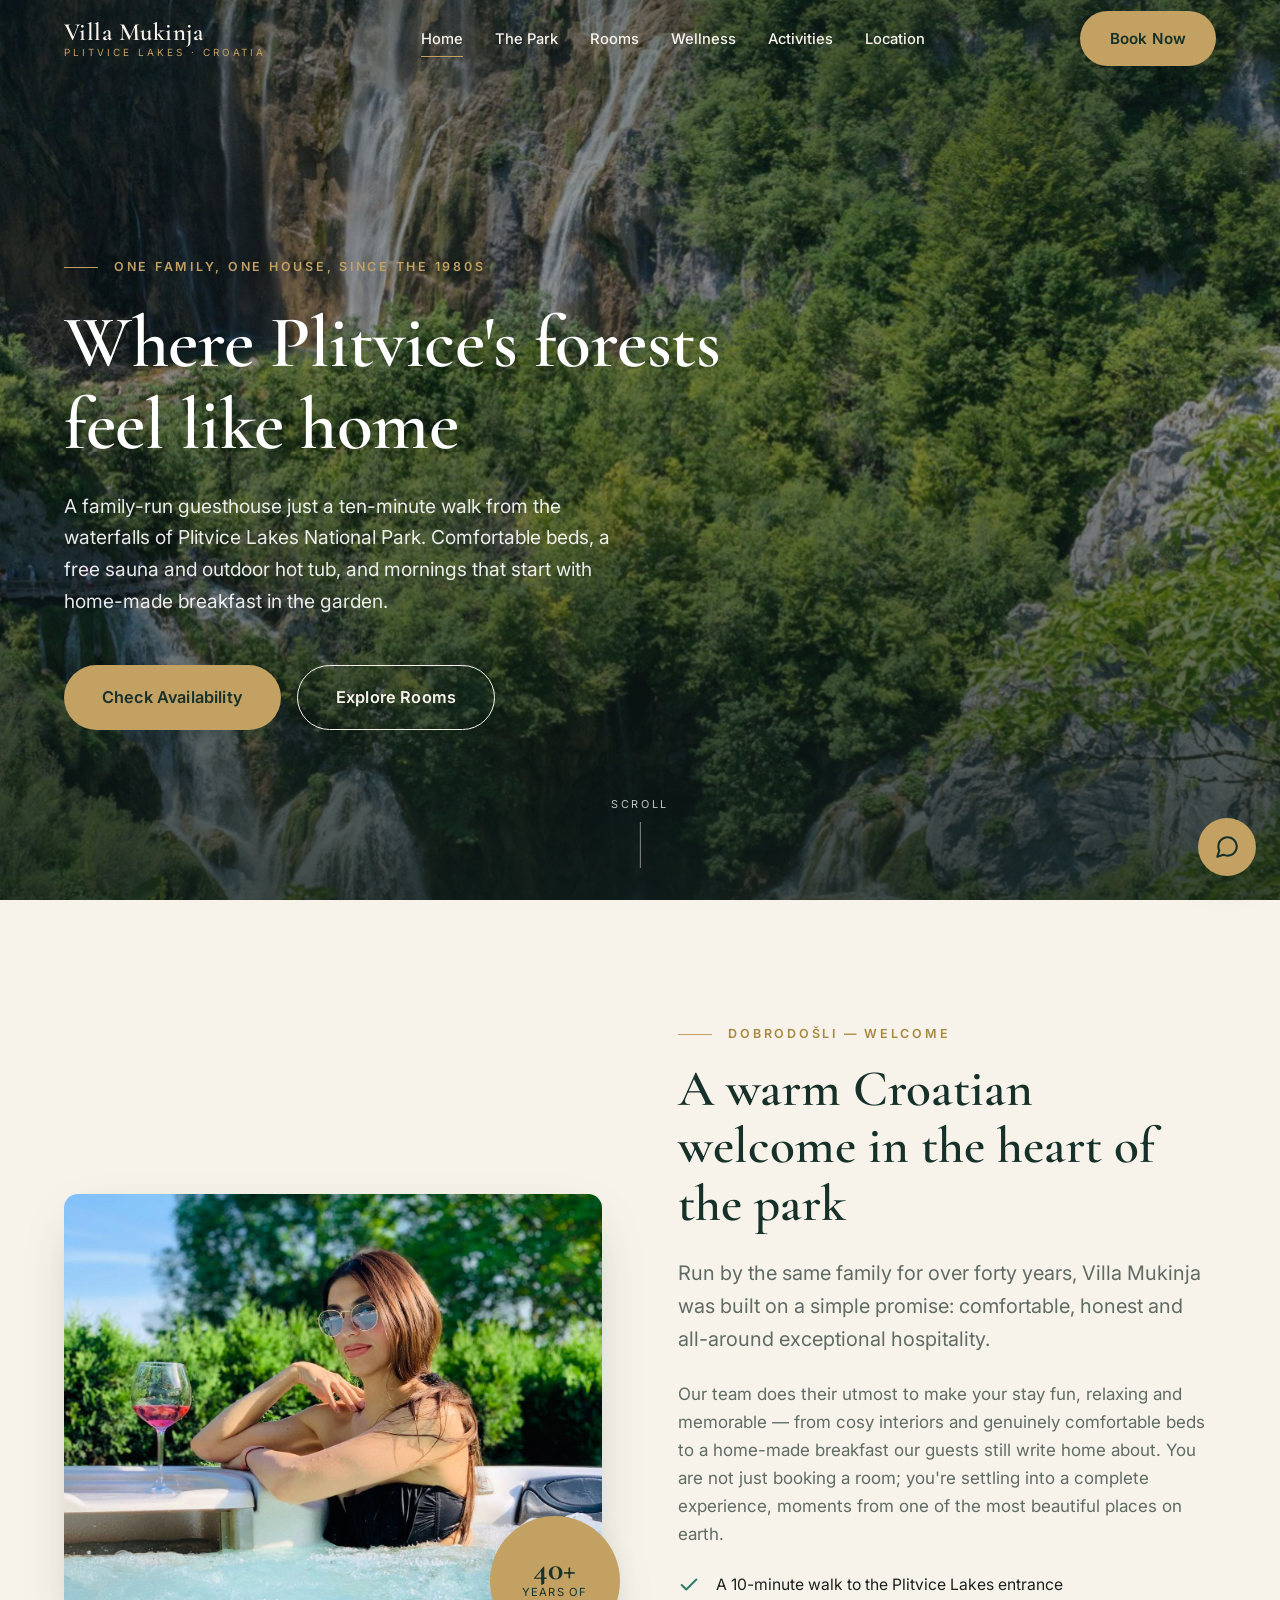
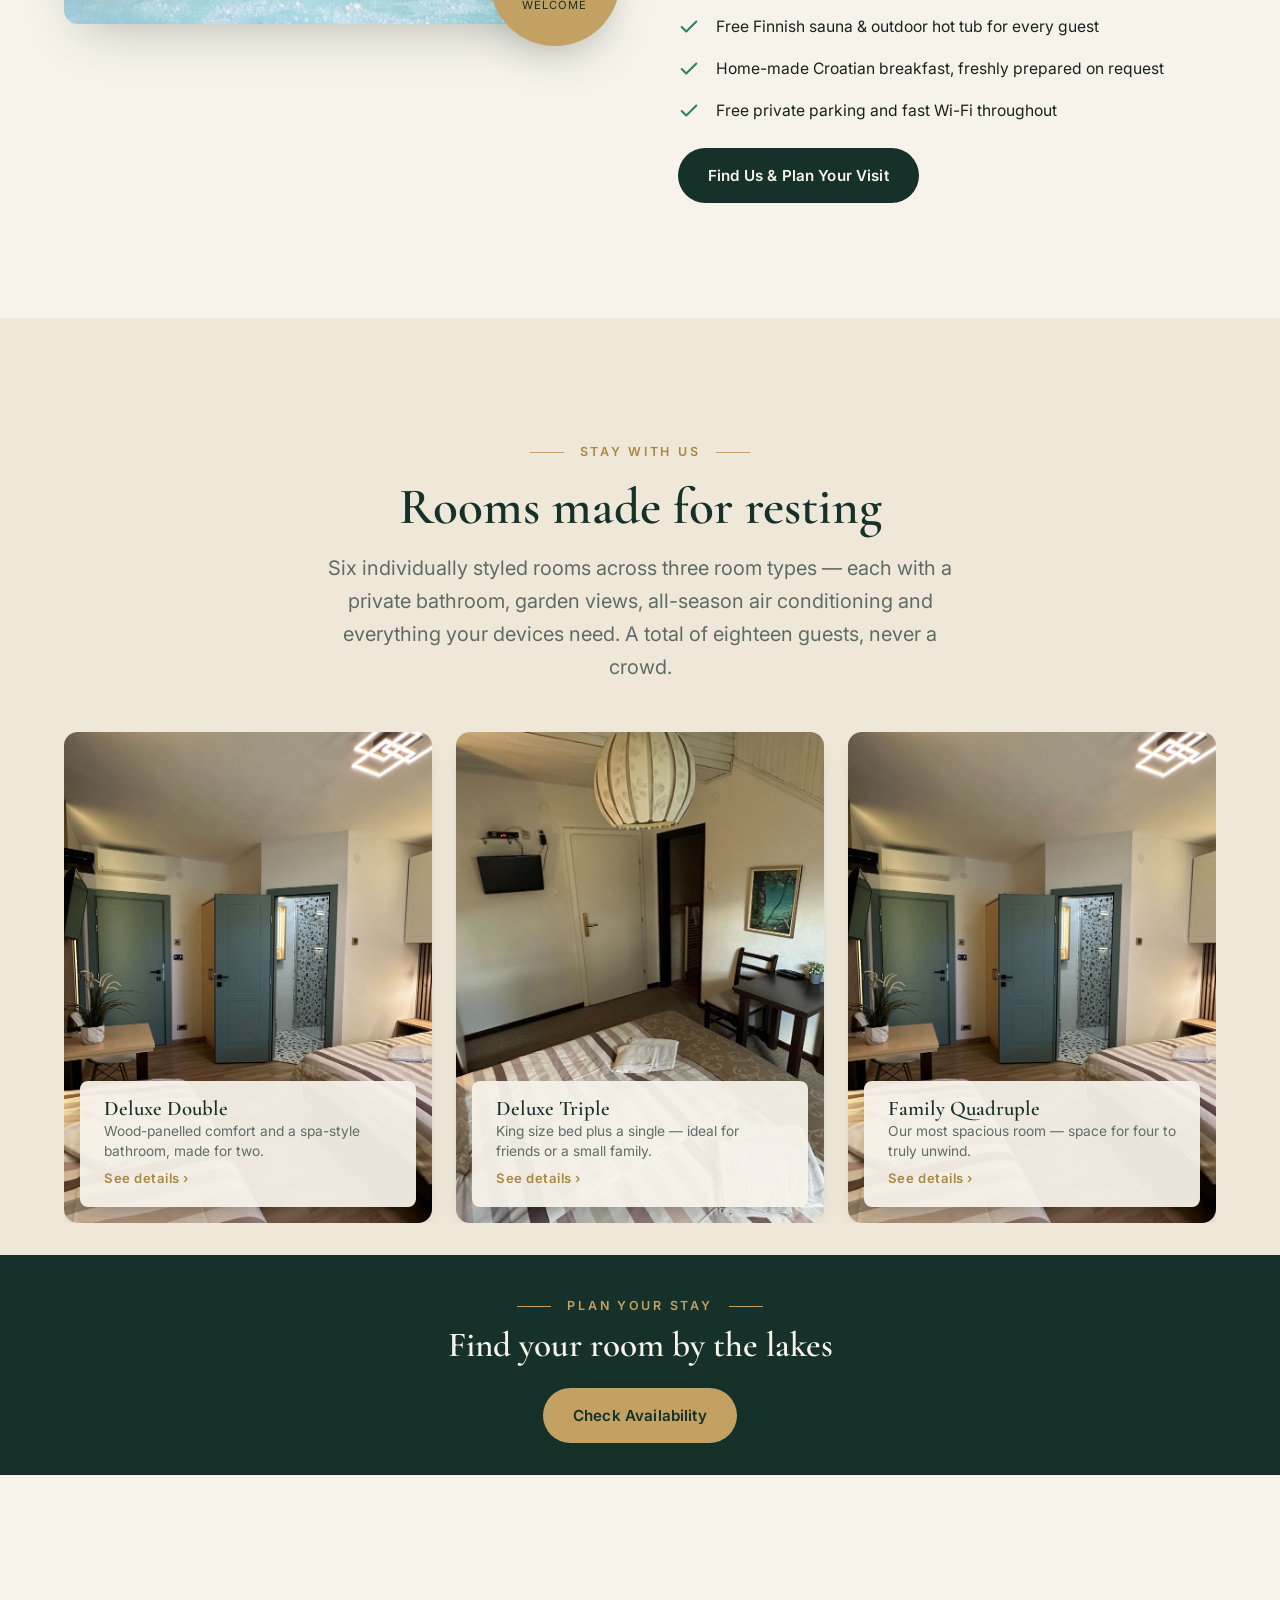
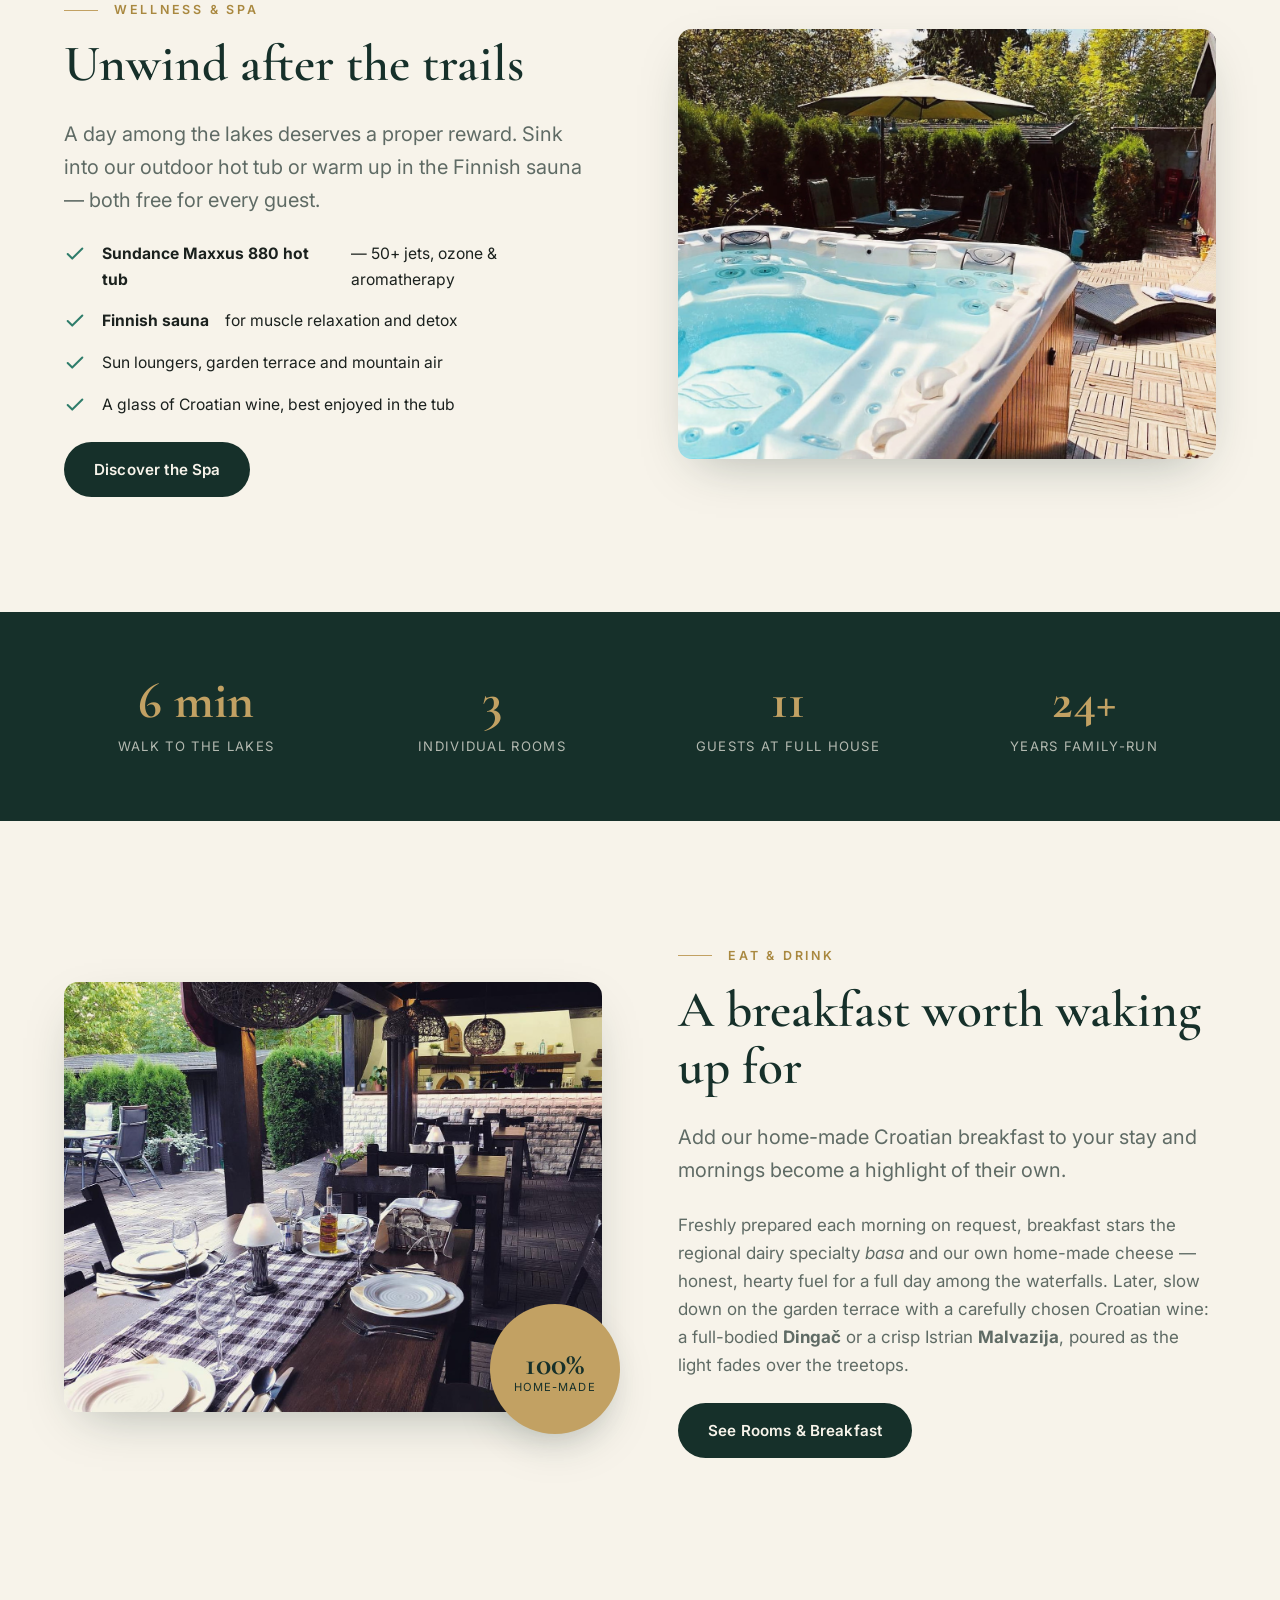
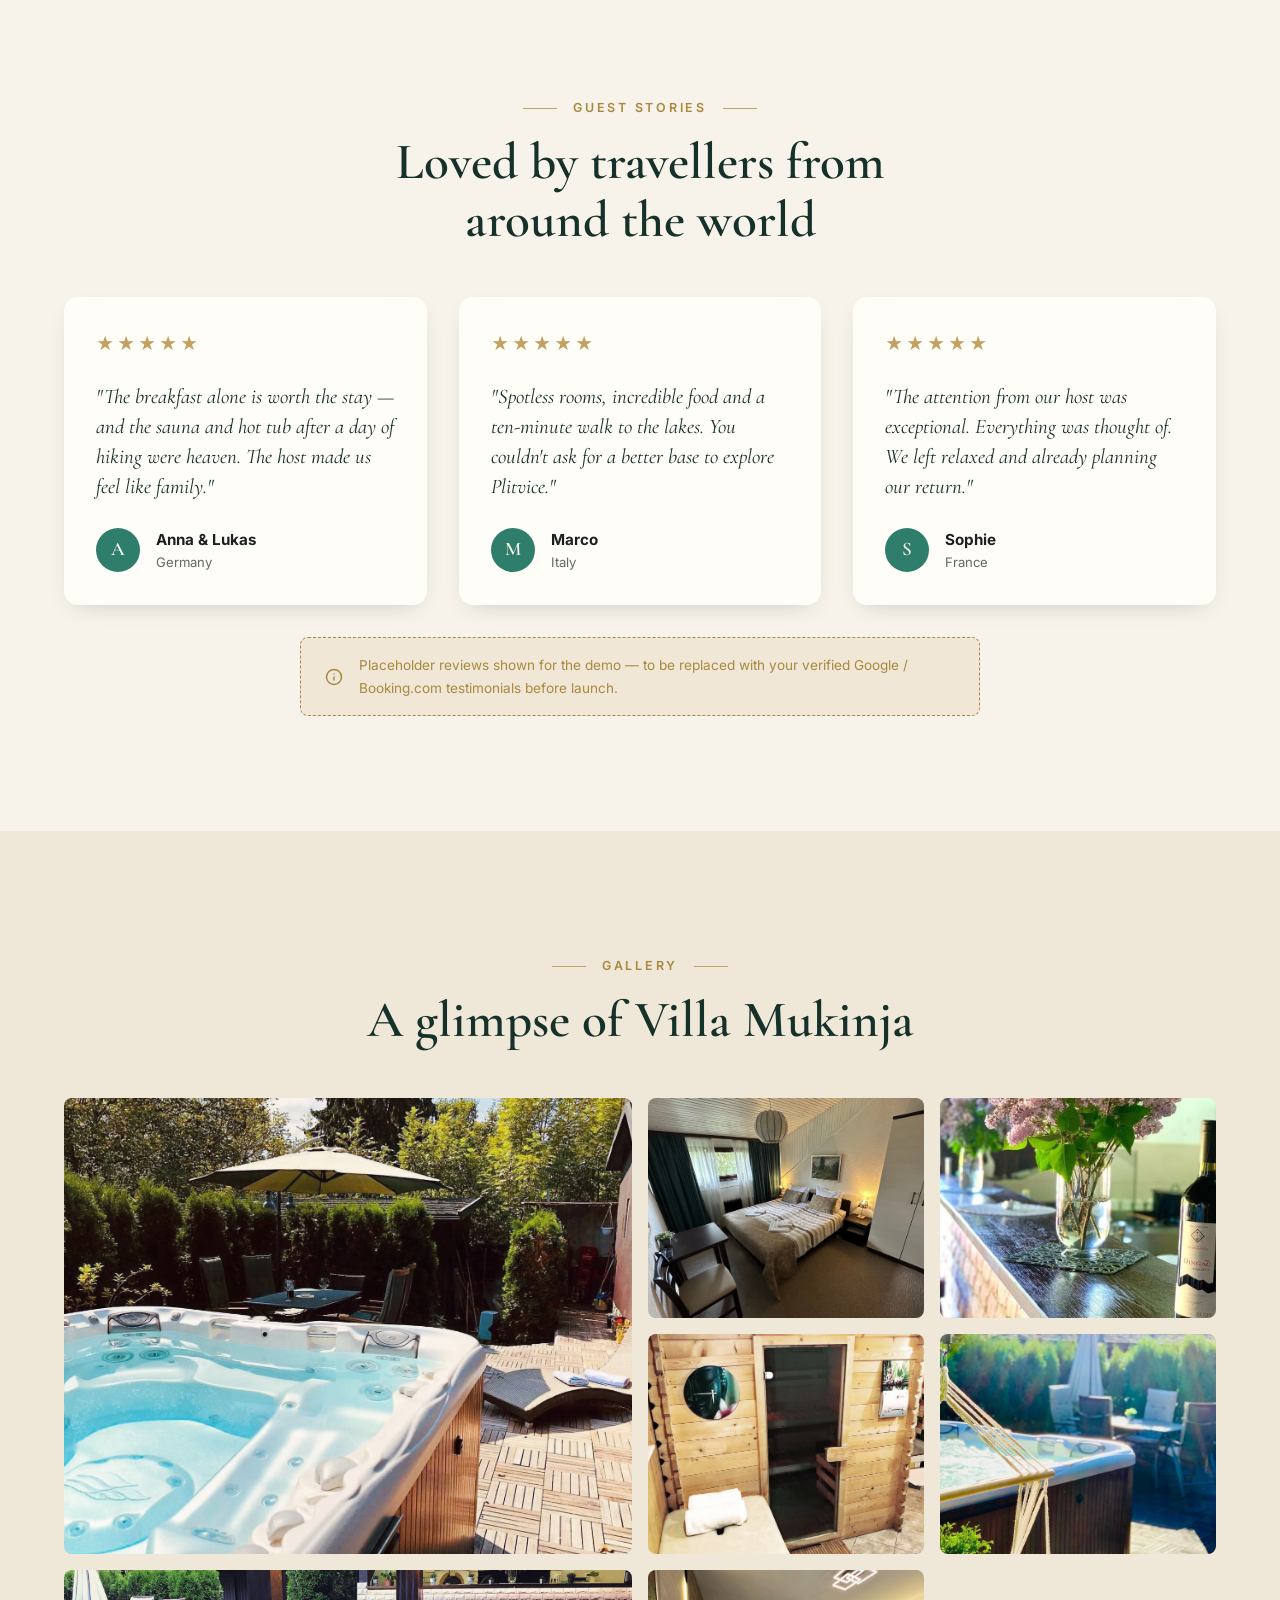
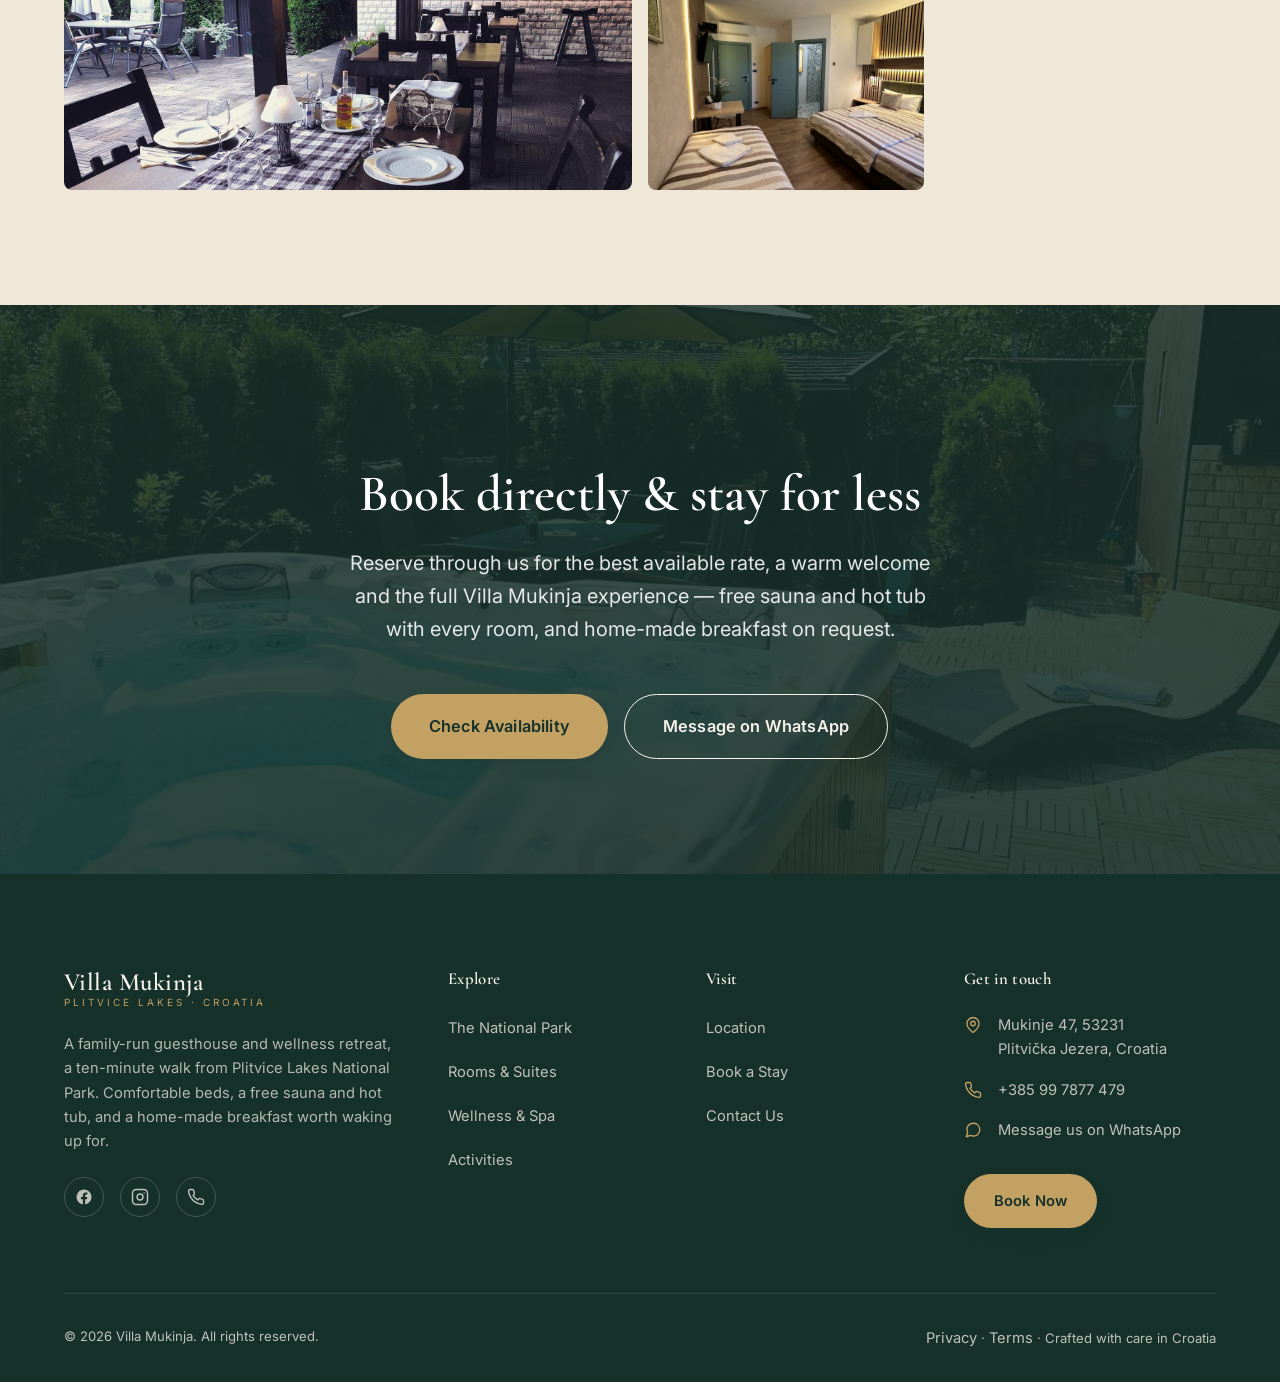
<file: index.html>
<!DOCTYPE html>
<html lang="en">
<head>
<meta charset="UTF-8">
<meta name="viewport" content="width=device-width, initial-scale=1">
<title>Villa Mukinja | Family-Run Guesthouse & Wellness at Plitvice Lakes, Croatia</title>
<meta name="description" content="A family-run guesthouse with Finnish sauna & outdoor hot tub, a 10-minute walk from Plitvice Lakes National Park. Comfortable rooms, home-made breakfast on request. Book direct for the best rate.">
<link rel="canonical" href="https://www.plitvice-lakes.com/">

<!-- Open Graph -->
<meta property="og:type" content="website">
<meta property="og:title" content="Villa Mukinja | Family-Run Guesthouse & Wellness at Plitvice Lakes">
<meta property="og:description" content="Comfortable rooms, Finnish sauna & outdoor hot tub minutes from Plitvice Lakes National Park. Family-run hospitality since the 1980s.">
<meta property="og:image" content="https://www.plitvice-lakes.com/assets/images/spa-2.jpg">
<meta property="og:url" content="https://www.plitvice-lakes.com/">
<meta name="twitter:card" content="summary_large_image">

<!-- Fonts: preconnect + display swap (self-host before production, per playbook) -->
<link rel="preconnect" href="https://fonts.googleapis.com">
<link rel="preconnect" href="https://fonts.gstatic.com" crossorigin>
<link href="https://fonts.googleapis.com/css2?family=Cormorant+Garamond:wght@500;600;700&family=Inter:wght@400;500;600;700&display=swap" rel="stylesheet">

<!-- Preload LCP hero image -->
<link rel="preload" as="image" href="assets/images/hero-nature-1.jpg" fetchpriority="high">

<link rel="stylesheet" href="assets/css/style.css?v=11">

<!-- Schema: LocalBusiness / GuestHouse -->
<script type="application/ld+json">
{
  "@context": "https://schema.org",
  "@type": "GuestHouse",
  "name": "Villa Mukinja",
  "description": "Family-run guesthouse with Finnish sauna and outdoor hot tub, a 10-minute walk from Plitvice Lakes National Park.",
  "url": "https://www.plitvice-lakes.com/",
  "telephone": "+385997877479",
  "image": "https://www.plitvice-lakes.com/assets/images/hero.jpg",
  "priceRange": "€€",
  "address": {
    "@type": "PostalAddress",
    "streetAddress": "Mukinje 47",
    "addressLocality": "Plitvička Jezera",
    "postalCode": "53231",
    "addressCountry": "HR"
  },
  "geo": { "@type": "GeoCoordinates", "latitude": 44.8654, "longitude": 15.6094 },
  "amenityFeature": [
    { "@type": "LocationFeatureSpecification", "name": "Finnish sauna", "value": true },
    { "@type": "LocationFeatureSpecification", "name": "Outdoor hot tub", "value": true },
    { "@type": "LocationFeatureSpecification", "name": "Free WiFi", "value": true },
    { "@type": "LocationFeatureSpecification", "name": "Free parking", "value": true },
    { "@type": "LocationFeatureSpecification", "name": "Air conditioning", "value": true }
  ],
  "sameAs": [
    "https://www.facebook.com/villa.mukinja/",
    "https://www.instagram.com/villamukinja"
  ]
}
</script>
</head>
<body>

<!-- ============ HEADER ============ -->
<header class="header">
  <div class="container">
    <a class="brand" href="index.html" aria-label="Villa Mukinja home">
      <span class="name">Villa Mukinja</span>
      <span class="sub">Plitvice Lakes · Croatia</span>
    </a>
    <nav class="nav" aria-label="Primary">
      <a href="index.html" class="active">Home</a>
      <a href="park.html">The Park</a>
      <a href="rooms.html">Rooms</a>
      <a href="wellness.html">Wellness</a>
      <a href="activities.html">Activities</a>
      <a href="contact.html">Location</a>
      <a class="btn btn-primary" href="booking.html" data-book>Book Now</a>
    </nav>
    <div class="header-cta">
      <a class="btn btn-primary" href="booking.html" data-book>Book Now</a>
      <button class="burger" aria-label="Open menu" aria-expanded="false">
        <span></span><span></span><span></span>
      </button>
    </div>
  </div>
</header>

<!-- ============ HERO ============ -->
<section class="hero">
  <div class="hero-bg">
    <img class="active" src="assets/images/hero-nature-1.jpg" alt="Waterfalls of Plitvice Lakes National Park" width="1800" height="1013">
    <img src="assets/images/hero-nature-2.jpg" alt="Turquoise lakes and forest at Plitvice" width="1800" height="1013" loading="lazy">
    <img src="assets/images/hero-nature-3.jpg" alt="Wooden walkways over the Plitvice lakes" width="1800" height="1013" loading="lazy">
  </div>
  <div class="container">
    <div class="hero-inner">
      <span class="eyebrow reveal">One family, one house, since the 1980s</span>
      <h1 class="reveal d1">Where Plitvice's forests<br>feel like home</h1>
      <p class="lead reveal d2">A family-run guesthouse just a ten-minute walk from the waterfalls of Plitvice Lakes National Park. Comfortable beds, a free sauna and outdoor hot tub, and mornings that start with home-made breakfast in the garden.</p>
      <div class="hero-actions reveal d3">
        <a class="btn btn-primary btn-lg cta-primary" href="booking.html" data-book>Check Availability</a>
        <a class="btn btn-outline btn-lg cta-secondary" href="rooms.html">Explore Rooms</a>
      </div>
    </div>
  </div>
  <div class="scroll-cue"><span>Scroll</span><span class="line"></span></div>
</section>

<!-- ============ WELCOME / ABOUT ============ -->
<section class="section">
  <div class="container">
    <div class="split">
      <div class="split-media reveal">
        <img src="assets/images/villa-2.jpg" alt="Guest relaxing in the outdoor hot tub at Villa Mukinja" loading="lazy" width="1600" height="1067">
        <div class="badge"><b>40+</b><span>Years of welcome</span></div>
      </div>
      <div class="split-body reveal d1">
        <span class="eyebrow">Dobrodošli — Welcome</span>
        <h2>A warm Croatian welcome in the heart of the park</h2>
        <p class="lead">Run by the same family for over forty years, Villa Mukinja was built on a simple promise: comfortable, honest and all-around exceptional hospitality.</p>
        <p>Our team does their utmost to make your stay fun, relaxing and memorable — from cosy interiors and genuinely comfortable beds to a home-made breakfast our guests still write home about. You are not just booking a room; you're settling into a complete experience, moments from one of the most beautiful places on earth.</p>
        <ul class="feature-list">
          <li><svg viewBox="0 0 24 24" fill="none" stroke="currentColor" stroke-width="2.2" stroke-linecap="round" stroke-linejoin="round"><path d="M20 6 9 17l-5-5"/></svg> A 10-minute walk to the Plitvice Lakes entrance</li>
          <li><svg viewBox="0 0 24 24" fill="none" stroke="currentColor" stroke-width="2.2" stroke-linecap="round" stroke-linejoin="round"><path d="M20 6 9 17l-5-5"/></svg> Free Finnish sauna &amp; outdoor hot tub for every guest</li>
          <li><svg viewBox="0 0 24 24" fill="none" stroke="currentColor" stroke-width="2.2" stroke-linecap="round" stroke-linejoin="round"><path d="M20 6 9 17l-5-5"/></svg> Home-made Croatian breakfast, freshly prepared on request</li>
          <li><svg viewBox="0 0 24 24" fill="none" stroke="currentColor" stroke-width="2.2" stroke-linecap="round" stroke-linejoin="round"><path d="M20 6 9 17l-5-5"/></svg> Free private parking and fast Wi-Fi throughout</li>
        </ul>
        <a class="btn btn-dark" href="contact.html">Find Us &amp; Plan Your Visit</a>
      </div>
    </div>
  </div>
</section>

<!-- ============ ROOMS PREVIEW ============ -->
<section class="section section--cream2 pb-tight">
  <div class="container">
    <div class="section-head center reveal">
      <span class="eyebrow center">Stay With Us</span>
      <h2>Rooms made for resting</h2>
      <p class="lead">Six individually styled rooms across three room types — each with a private bathroom, garden views, all-season air conditioning and everything your devices need. A total of eighteen guests, never a crowd.</p>
    </div>
    <div class="room-slider reveal">
      <button class="rs-arrow rs-prev" aria-label="Previous room" type="button"><svg viewBox="0 0 24 24" fill="none" stroke="currentColor" stroke-width="2.4" stroke-linecap="round" stroke-linejoin="round"><path d="m15 18-6-6 6-6"/></svg></button>
      <div class="rs-track">
        <a class="rs-slide" href="rooms.html" aria-label="Deluxe Double Room — see details">
          <img src="assets/images/hero.jpg" alt="Deluxe Double Room with modern wood-panelled interior" loading="lazy">
          <span class="rs-bubble">
            <h3>Deluxe Double</h3>
            <p>Wood-panelled comfort and a spa-style bathroom, made for two.</p>
            <span class="rs-more">See details ›</span>
          </span>
        </a>
        <a class="rs-slide" href="rooms.html" aria-label="Deluxe Triple Room — see details">
          <img src="assets/images/room-2.jpg" alt="Deluxe Triple Room with king size bed and single bed" loading="lazy">
          <span class="rs-bubble">
            <h3>Deluxe Triple</h3>
            <p>King size bed plus a single — ideal for friends or a small family.</p>
            <span class="rs-more">See details ›</span>
          </span>
        </a>
        <a class="rs-slide" href="rooms.html" aria-label="Family Quadruple Room — see details">
          <img src="assets/images/room-5.jpg" alt="Spacious Family Quadruple Room" loading="lazy">
          <span class="rs-bubble">
            <h3>Family Quadruple</h3>
            <p>Our most spacious room — space for four to truly unwind.</p>
            <span class="rs-more">See details ›</span>
          </span>
        </a>
      </div>
      <button class="rs-arrow rs-next" aria-label="Next room" type="button"><svg viewBox="0 0 24 24" fill="none" stroke="currentColor" stroke-width="2.4" stroke-linecap="round" stroke-linejoin="round"><path d="m9 18 6-6-6-6"/></svg></button>
    </div>
  </div>
</section>

<!-- ============ BOOKING CTA STRIP ============ -->
<section class="bookcta section--pine">
  <div class="container">
    <span class="eyebrow center">Plan your stay</span>
    <h2>Find your room by the lakes</h2>
    <a class="btn btn-primary cta-primary" href="rooms.html">Check Availability</a>
  </div>
</section>

<!-- ============ WELLNESS ============ -->
<section class="section">
  <div class="container">
    <div class="split reverse">
      <div class="split-media reveal">
        <img src="assets/images/spa-2.jpg" alt="Outdoor hot tub with loungers surrounded by greenery" loading="lazy" width="1600" height="1067">
      </div>
      <div class="split-body reveal d1">
        <span class="eyebrow">Wellness &amp; Spa</span>
        <h2>Unwind after the trails</h2>
        <p class="lead">A day among the lakes deserves a proper reward. Sink into our outdoor hot tub or warm up in the Finnish sauna — both free for every guest.</p>
        <ul class="feature-list">
          <li><svg viewBox="0 0 24 24" fill="none" stroke="currentColor" stroke-width="2.2" stroke-linecap="round" stroke-linejoin="round"><path d="M20 6 9 17l-5-5"/></svg> <strong>Sundance Maxxus 880 hot tub</strong> — 50+ jets, ozone &amp; aromatherapy</li>
          <li><svg viewBox="0 0 24 24" fill="none" stroke="currentColor" stroke-width="2.2" stroke-linecap="round" stroke-linejoin="round"><path d="M20 6 9 17l-5-5"/></svg> <strong>Finnish sauna</strong> for muscle relaxation and detox</li>
          <li><svg viewBox="0 0 24 24" fill="none" stroke="currentColor" stroke-width="2.2" stroke-linecap="round" stroke-linejoin="round"><path d="M20 6 9 17l-5-5"/></svg> Sun loungers, garden terrace and mountain air</li>
          <li><svg viewBox="0 0 24 24" fill="none" stroke="currentColor" stroke-width="2.2" stroke-linecap="round" stroke-linejoin="round"><path d="M20 6 9 17l-5-5"/></svg> A glass of Croatian wine, best enjoyed in the tub</li>
        </ul>
        <a class="btn btn-dark" href="wellness.html">Discover the Spa</a>
      </div>
    </div>
  </div>
</section>

<!-- ============ STATS BAND ============ -->
<section class="section--tight section--pine">
  <div class="container">
    <div class="stats">
      <div class="stat reveal"><b data-count="10" data-suffix=" min">0</b><span>Walk to the lakes</span></div>
      <div class="stat reveal d1"><b data-count="6">0</b><span>Individual rooms</span></div>
      <div class="stat reveal d2"><b data-count="18">0</b><span>Guests at full house</span></div>
      <div class="stat reveal d3"><b data-count="40" data-suffix="+">0</b><span>Years family-run</span></div>
    </div>
  </div>
</section>

<!-- ============ BREAKFAST & GARDEN ============ -->
<section class="section">
  <div class="container">
    <div class="split">
      <div class="split-media reveal">
        <img src="assets/images/restaurant-2.jpg" alt="Garden terrace set for breakfast at Villa Mukinja" loading="lazy" width="1600" height="1067">
        <div class="badge"><b>100%</b><span>Home-made</span></div>
      </div>
      <div class="split-body reveal d1">
        <span class="eyebrow">Eat &amp; Drink</span>
        <h2>A breakfast worth waking up for</h2>
        <p class="lead">Add our home-made Croatian breakfast to your stay and mornings become a highlight of their own.</p>
        <p>Freshly prepared each morning on request, breakfast stars the regional dairy specialty <em>basa</em> and our own home-made cheese — honest, hearty fuel for a full day among the waterfalls. Later, slow down on the garden terrace with a carefully chosen Croatian wine: a full-bodied <strong>Dingač</strong> or a crisp Istrian <strong>Malvazija</strong>, poured as the light fades over the treetops.</p>
        <a class="btn btn-dark" href="rooms.html" style="margin-top:var(--s3)">See Rooms &amp; Breakfast</a>
      </div>
    </div>
  </div>
</section>

<!-- ============ TESTIMONIALS ============ -->
<section class="section">
  <div class="container">
    <div class="section-head center reveal">
      <span class="eyebrow center">Guest Stories</span>
      <h2>Loved by travellers from around the world</h2>
    </div>
    <div class="quote-grid">
      <figure class="quote reveal">
        <div class="stars">★★★★★</div>
        <p>"The breakfast alone is worth the stay — and the sauna and hot tub after a day of hiking were heaven. The host made us feel like family."</p>
        <figcaption class="who"><span class="av">A</span><span><b>Anna &amp; Lukas</b><span>Germany</span></span></figcaption>
      </figure>
      <figure class="quote reveal d1">
        <div class="stars">★★★★★</div>
        <p>"Spotless rooms, incredible food and a ten-minute walk to the lakes. You couldn't ask for a better base to explore Plitvice."</p>
        <figcaption class="who"><span class="av">M</span><span><b>Marco</b><span>Italy</span></span></figcaption>
      </figure>
      <figure class="quote reveal d2">
        <div class="stars">★★★★★</div>
        <p>"The attention from our host was exceptional. Everything was thought of. We left relaxed and already planning our return."</p>
        <figcaption class="who"><span class="av">S</span><span><b>Sophie</b><span>France</span></span></figcaption>
      </figure>
    </div>
    <div class="placeholder-note" style="max-width:680px;margin:var(--s4) auto 0">
      <svg viewBox="0 0 24 24" fill="none" stroke="currentColor" stroke-width="2" stroke-linecap="round" stroke-linejoin="round"><circle cx="12" cy="12" r="10"/><path d="M12 16v-4M12 8h.01"/></svg> Placeholder reviews shown for the demo — to be replaced with your verified Google / Booking.com testimonials before launch.
    </div>
  </div>
</section>

<!-- ============ GALLERY ============ -->
<section class="section section--cream2">
  <div class="container">
    <div class="section-head center reveal">
      <span class="eyebrow center">Gallery</span>
      <h2>A glimpse of Villa Mukinja</h2>
    </div>
    <div class="gallery reveal">
      <a class="wide tall" href="assets/images/spa-2.jpg" data-lightbox><img src="assets/images/spa-2.jpg" alt="Outdoor hot tub and garden terrace" loading="lazy"></a>
      <a href="assets/images/room-1.jpg" data-lightbox><img src="assets/images/room-1.jpg" alt="Cosy double room" loading="lazy"></a>
      <a href="assets/images/restaurant-3.jpg" data-lightbox><img src="assets/images/restaurant-3.jpg" alt="Wine and flowers at the bar" loading="lazy"></a>
      <a href="assets/images/spa-3.jpg" data-lightbox><img src="assets/images/spa-3.jpg" alt="Finnish sauna interior" loading="lazy"></a>
      <a href="assets/images/villa-3.jpg" data-lightbox><img src="assets/images/villa-3.jpg" alt="Hot tub with hammock" loading="lazy"></a>
      <a class="wide" href="assets/images/restaurant-2.jpg" data-lightbox><img src="assets/images/restaurant-2.jpg" alt="Garden terrace" loading="lazy"></a>
      <a href="assets/images/room-5.jpg" data-lightbox><img src="assets/images/room-5.jpg" alt="Family room" loading="lazy"></a>
    </div>
  </div>
</section>

<!-- ============ CTA BAND ============ -->
<section class="section cta-band">
  <div class="bg"><img src="assets/images/spa-2.jpg" alt="" loading="lazy" aria-hidden="true"></div>
  <div class="container">
    <span class="eyebrow center reveal">Your Plitvice escape awaits</span>
    <h2 class="reveal d1">Book directly &amp; stay for less</h2>
    <p class="lead reveal d2">Reserve through us for the best available rate, a warm welcome and the full Villa Mukinja experience — free sauna and hot tub with every room, and home-made breakfast on request.</p>
    <div class="hero-actions reveal d3">
      <a class="btn btn-primary btn-lg cta-primary" href="booking.html" data-book>Check Availability</a>
      <a class="btn btn-outline btn-lg whatsapp-link" href="https://wa.me/385997877479" target="_blank" rel="noopener">Message on WhatsApp</a>
    </div>
  </div>
</section>

<footer class="footer">
  <div class="container">
    <div class="footer-grid">
      <div>
        <a class="brand" href="index.html" style="margin-bottom:var(--s3)"><span class="name">Villa Mukinja</span><span class="sub">Plitvice Lakes · Croatia</span></a>
        <p>A family-run guesthouse and wellness retreat, a ten-minute walk from Plitvice Lakes National Park. Comfortable beds, a free sauna and hot tub, and a home-made breakfast worth waking up for.</p>
        <div class="socials">
          <a href="https://www.facebook.com/villa.mukinja/" target="_blank" rel="noopener" aria-label="Facebook"><svg viewBox="0 0 24 24" fill="currentColor"><path d="M22 12a10 10 0 1 0-11.56 9.88v-6.99H7.9V12h2.54V9.8c0-2.5 1.49-3.89 3.78-3.89 1.09 0 2.24.2 2.24.2v2.46h-1.26c-1.24 0-1.63.77-1.63 1.56V12h2.78l-.45 2.89h-2.33v6.99A10 10 0 0 0 22 12Z"/></svg></a>
          <a href="https://www.instagram.com/villamukinja" target="_blank" rel="noopener" aria-label="Instagram"><svg viewBox="0 0 24 24" fill="none" stroke="currentColor" stroke-width="1.9" stroke-linecap="round" stroke-linejoin="round"><rect x="2" y="2" width="20" height="20" rx="5"/><circle cx="12" cy="12" r="4"/><path d="M17.5 6.5h.01"/></svg></a>
          <a href="https://wa.me/385997877479" target="_blank" rel="noopener" aria-label="WhatsApp" class="whatsapp-link"><svg viewBox="0 0 24 24" fill="none" stroke="currentColor" stroke-width="1.8" stroke-linecap="round" stroke-linejoin="round"><path d="M22 16.92v3a2 2 0 0 1-2.18 2 19.79 19.79 0 0 1-8.63-3.07 19.5 19.5 0 0 1-6-6 19.79 19.79 0 0 1-3.07-8.67A2 2 0 0 1 4.11 2h3a2 2 0 0 1 2 1.72c.13.96.36 1.9.7 2.81a2 2 0 0 1-.45 2.11L8.09 9.91a16 16 0 0 0 6 6l1.27-1.27a2 2 0 0 1 2.11-.45c.91.34 1.85.57 2.81.7A2 2 0 0 1 22 16.92Z"/></svg></a>
        </div>
      </div>
      <div>
        <h4>Explore</h4>
        <ul>
          <li><a href="park.html">The National Park</a></li>
          <li><a href="rooms.html">Rooms &amp; Suites</a></li>
          <li><a href="wellness.html">Wellness &amp; Spa</a></li>
          <li><a href="activities.html">Activities</a></li>
        </ul>
      </div>
      <div>
        <h4>Visit</h4>
        <ul>
          <li><a href="contact.html">Location</a></li>
          <li><a href="booking.html" data-book>Book a Stay</a></li>
          <li><a href="contact.html">Contact Us</a></li>
        </ul>
      </div>
      <div>
        <h4>Get in touch</h4>
        <div class="contact-row"><svg viewBox="0 0 24 24" fill="none" stroke="currentColor" stroke-width="1.8" stroke-linecap="round" stroke-linejoin="round"><path d="M20 10c0 6-8 12-8 12s-8-6-8-12a8 8 0 0 1 16 0Z"/><circle cx="12" cy="10" r="3"/></svg><span>Mukinje 47, 53231<br>Plitvička Jezera, Croatia</span></div>
        <div class="contact-row"><svg viewBox="0 0 24 24" fill="none" stroke="currentColor" stroke-width="1.8" stroke-linecap="round" stroke-linejoin="round"><path d="M22 16.92v3a2 2 0 0 1-2.18 2 19.79 19.79 0 0 1-8.63-3.07 19.5 19.5 0 0 1-6-6 19.79 19.79 0 0 1-3.07-8.67A2 2 0 0 1 4.11 2h3a2 2 0 0 1 2 1.72c.13.96.36 1.9.7 2.81a2 2 0 0 1-.45 2.11L8.09 9.91a16 16 0 0 0 6 6l1.27-1.27a2 2 0 0 1 2.11-.45c.91.34 1.85.57 2.81.7A2 2 0 0 1 22 16.92Z"/></svg><a href="tel:+385997877479">+385 99 7877 479</a></div>
        <div class="contact-row"><svg viewBox="0 0 24 24" fill="none" stroke="currentColor" stroke-width="1.8" stroke-linecap="round" stroke-linejoin="round"><path d="M21 11.5a8.38 8.38 0 0 1-.9 3.8 8.5 8.5 0 0 1-7.6 4.7 8.38 8.38 0 0 1-3.8-.9L3 21l1.9-5.7a8.38 8.38 0 0 1-.9-3.8 8.5 8.5 0 0 1 4.7-7.6 8.38 8.38 0 0 1 3.8-.9h.5a8.48 8.48 0 0 1 8 8v.5z"/></svg><a href="https://wa.me/385997877479" target="_blank" rel="noopener" class="whatsapp-link">Message us on WhatsApp</a></div>
        <a class="btn btn-primary cta-primary" href="booking.html" data-book style="margin-top:var(--s2)">Book Now</a>
      </div>
    </div>
    <div class="footer-bottom">
      <span>© <span id="year">2026</span> Villa Mukinja. All rights reserved.</span>
      <span><a href="privacy.html">Privacy</a> · <a href="terms.html">Terms</a> · Crafted with care in Croatia</span>
    </div>
  </div>
</footer>

<!-- ============ STICKY MOBILE CTA ============ -->
<div class="chat-fab" id="chat-fab">
  <div class="chat-fab-options">
    <a class="fab-opt fab-wa whatsapp-link" href="https://wa.me/385997877479" target="_blank" rel="noopener"><svg viewBox="0 0 24 24" fill="none" stroke="currentColor" stroke-width="1.8" stroke-linecap="round" stroke-linejoin="round"><path d="M21 11.5a8.38 8.38 0 0 1-.9 3.8 8.5 8.5 0 0 1-7.6 4.7 8.38 8.38 0 0 1-3.8-.9L3 21l1.9-5.7a8.38 8.38 0 0 1-.9-3.8 8.5 8.5 0 0 1 4.7-7.6 8.38 8.38 0 0 1 3.8-.9h.5a8.48 8.48 0 0 1 8 8v.5z"/></svg><span>WhatsApp</span></a>
    <a class="fab-opt fab-call" href="tel:+385997877479"><svg viewBox="0 0 24 24" fill="none" stroke="currentColor" stroke-width="1.8" stroke-linecap="round" stroke-linejoin="round"><path d="M22 16.92v3a2 2 0 0 1-2.18 2 19.79 19.79 0 0 1-8.63-3.07 19.5 19.5 0 0 1-6-6 19.79 19.79 0 0 1-3.07-8.67A2 2 0 0 1 4.11 2h3a2 2 0 0 1 2 1.72c.13.96.36 1.9.7 2.81a2 2 0 0 1-.45 2.11L8.09 9.91a16 16 0 0 0 6 6l1.27-1.27a2 2 0 0 1 2.11-.45c.91.34 1.85.57 2.81.7A2 2 0 0 1 22 16.92Z"/></svg><span>Call us</span></a>
  </div>
  <button class="chat-fab-btn" aria-label="Contact us" aria-expanded="false" type="button">
    <svg class="ic-chat" viewBox="0 0 24 24" fill="none" stroke="currentColor" stroke-width="1.9" stroke-linecap="round" stroke-linejoin="round"><path d="M21 11.5a8.38 8.38 0 0 1-.9 3.8 8.5 8.5 0 0 1-7.6 4.7 8.38 8.38 0 0 1-3.8-.9L3 21l1.9-5.7a8.38 8.38 0 0 1-.9-3.8 8.5 8.5 0 0 1 4.7-7.6 8.38 8.38 0 0 1 3.8-.9h.5a8.48 8.48 0 0 1 8 8v.5z"/></svg>
    <svg class="ic-close" viewBox="0 0 24 24" fill="none" stroke="currentColor" stroke-width="2.2" stroke-linecap="round"><path d="M18 6 6 18M6 6l12 12"/></svg>
  </button>
</div>


<script src="assets/js/main.js?v=11"></script>
</body>
</html>
</file>
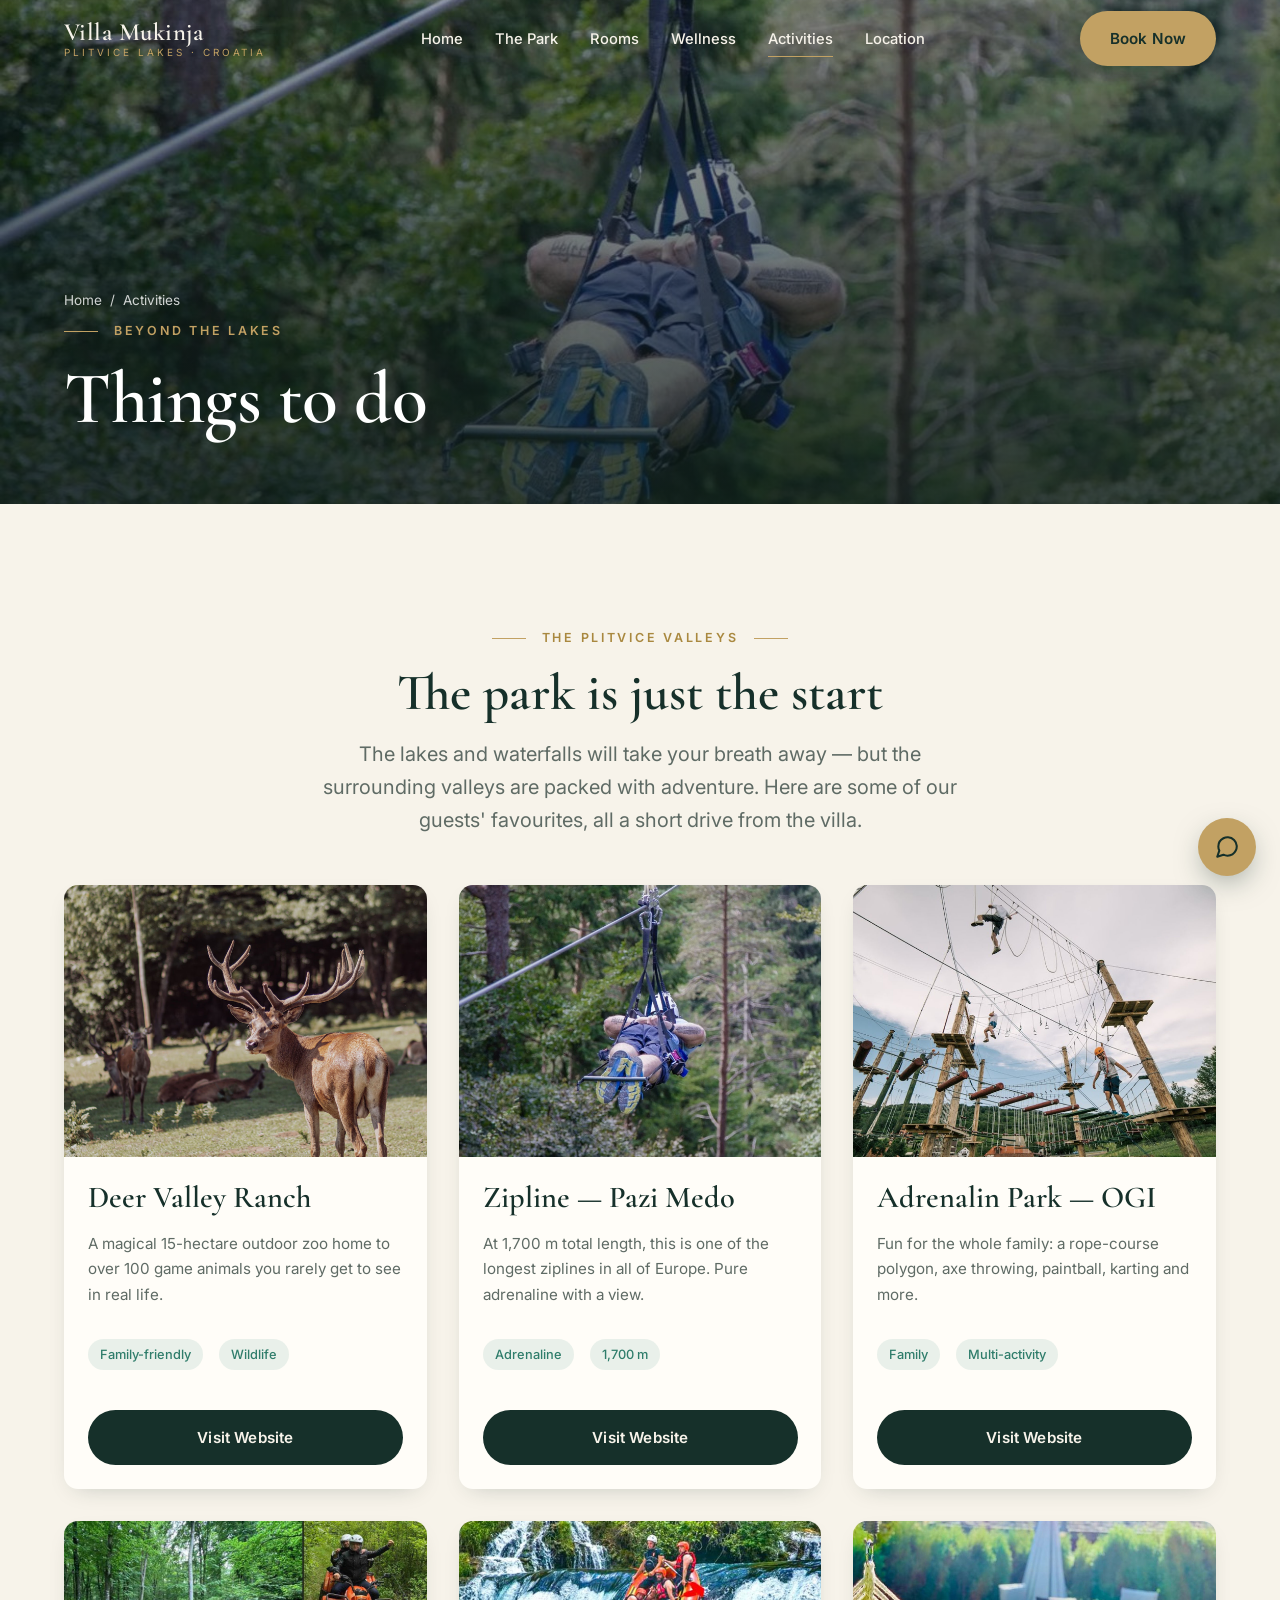
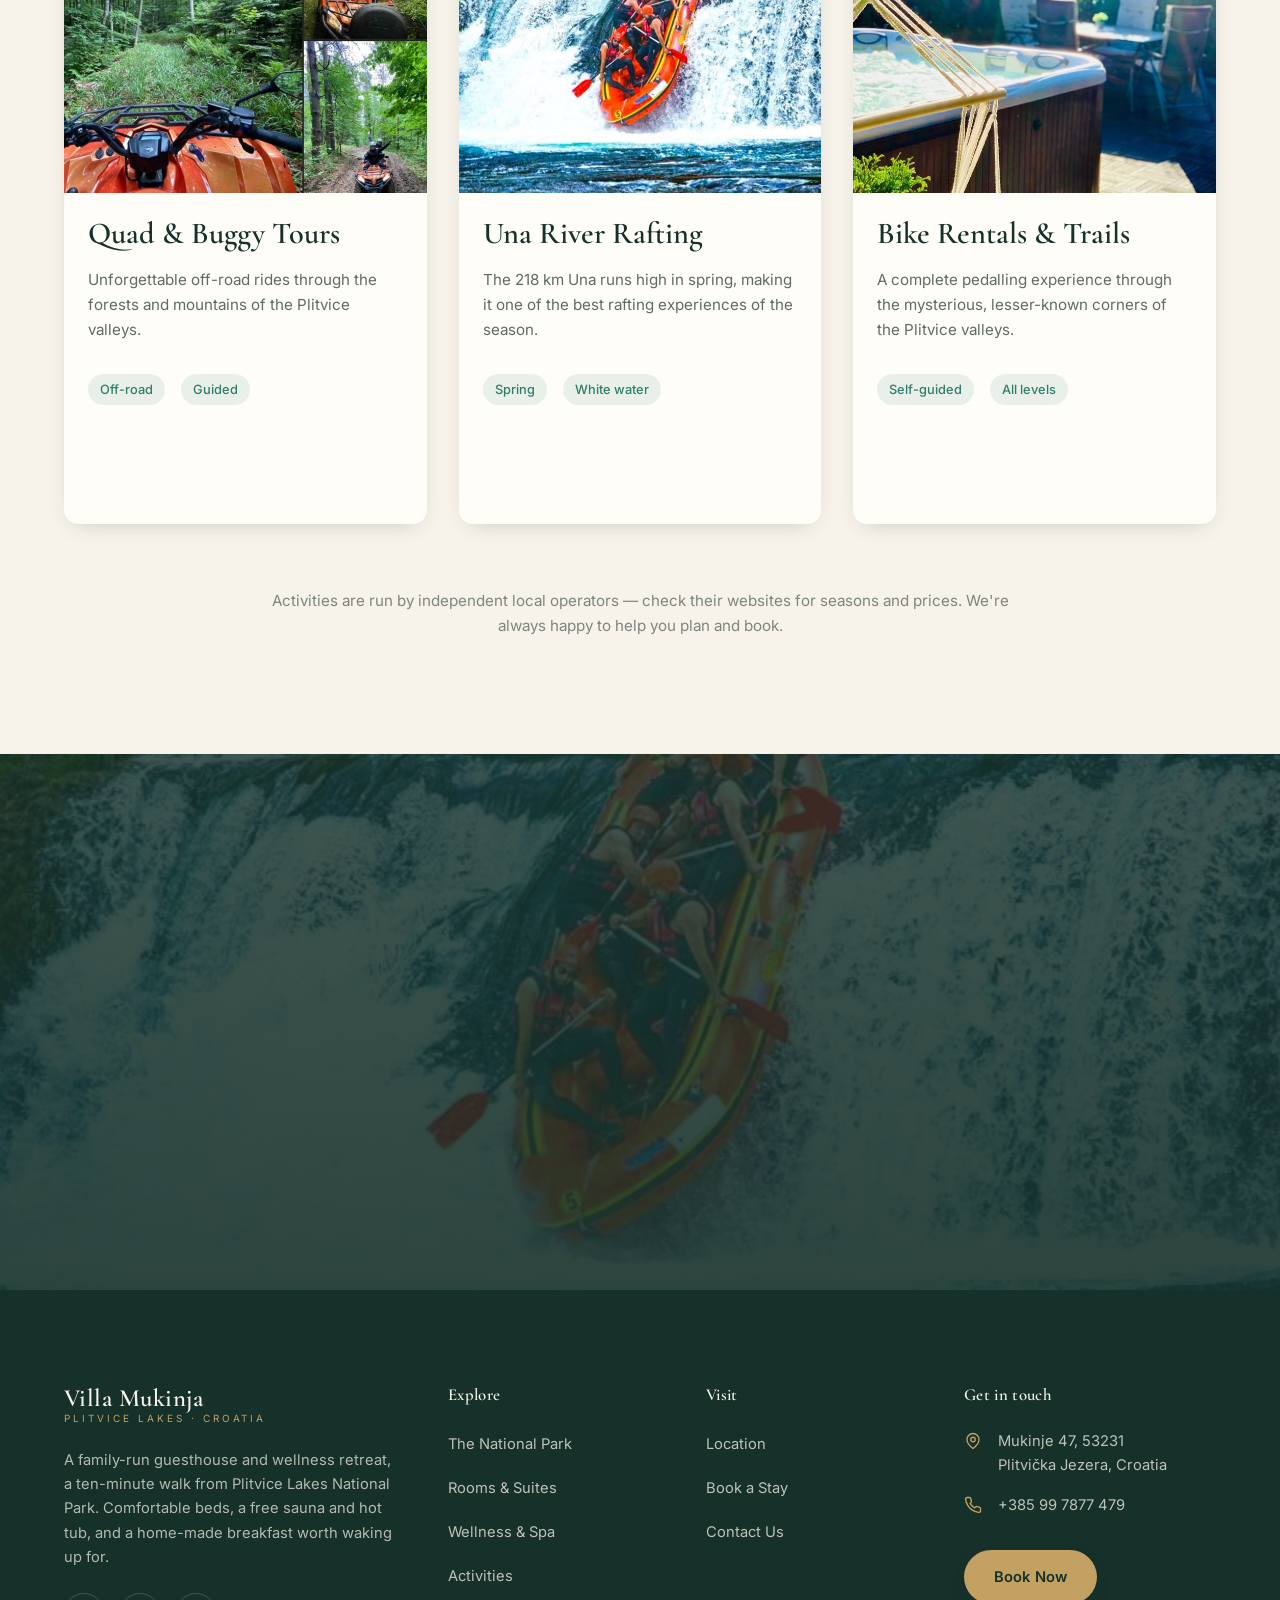
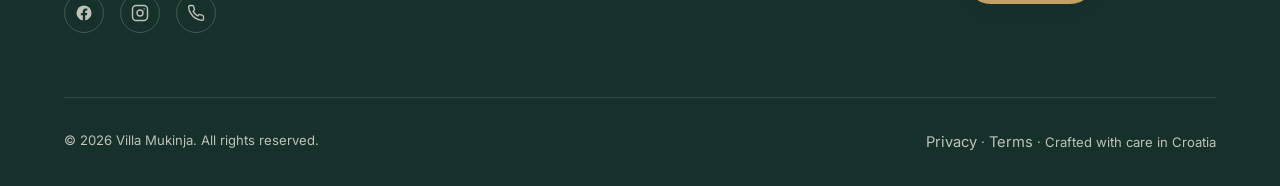
<file: activities.html>
<!DOCTYPE html>
<html lang="en">
<head>
<meta charset="UTF-8">
<meta name="viewport" content="width=device-width, initial-scale=1">
<title>Things to Do — Activities Near Plitvice Lakes | Villa Mukinja</title>
<meta name="description" content="Beyond the lakes: Deer Valley Ranch, Europe's longest ziplines, an adrenaline rope park, quad & buggy tours, bike trails and Una River rafting — all near Villa Mukinja at Plitvice Lakes.">
<link rel="canonical" href="https://www.plitvice-lakes.com/activities">
<meta property="og:title" content="Things to Do Near Plitvice Lakes | Villa Mukinja">
<meta property="og:description" content="Wildlife, ziplines, rafting and rope parks — adventures on your doorstep at Plitvice Lakes.">
<meta property="og:image" content="https://www.plitvice-lakes.com/assets/images/act-zipline.jpg">
<link rel="preconnect" href="https://fonts.googleapis.com">
<link rel="preconnect" href="https://fonts.gstatic.com" crossorigin>
<link href="https://fonts.googleapis.com/css2?family=Cormorant+Garamond:wght@500;600;700&family=Inter:wght@400;500;600;700&display=swap" rel="stylesheet">
<link rel="preload" as="image" href="assets/images/act-zipline.jpg" fetchpriority="high">
<link rel="stylesheet" href="assets/css/style.css?v=11">
</head>
<body>

<header class="header">
  <div class="container">
    <a class="brand" href="index.html" aria-label="Villa Mukinja home"><span class="name">Villa Mukinja</span><span class="sub">Plitvice Lakes · Croatia</span></a>
    <nav class="nav" aria-label="Primary">
      <a href="index.html">Home</a><a href="park.html">The Park</a><a href="rooms.html">Rooms</a><a href="wellness.html">Wellness</a>
      <a href="activities.html" class="active">Activities</a>
      <a href="contact.html">Location</a>
      <a class="btn btn-primary" href="booking.html" data-book>Book Now</a>
    </nav>
    <div class="header-cta">
      <a class="btn btn-primary" href="booking.html" data-book>Book Now</a>
      <button class="burger" aria-label="Open menu" aria-expanded="false"><span></span><span></span><span></span></button>
    </div>
  </div>
</header>

<section class="page-hero">
  <div class="bg"><img src="assets/images/act-zipline.jpg" alt="Zipline over the Plitvice valley" width="1600" height="1067"></div>
  <div class="container">
    <div class="crumbs reveal"><a href="index.html">Home</a> <span>/</span> <span>Activities</span></div>
    <span class="eyebrow reveal d1">Beyond the Lakes</span>
    <h1 class="reveal d2">Things to do</h1>
  </div>
</section>

<section class="section">
  <div class="container">
    <div class="section-head center reveal">
      <span class="eyebrow center">The Plitvice Valleys</span>
      <h2>The park is just the start</h2>
      <p class="lead">The lakes and waterfalls will take your breath away — but the surrounding valleys are packed with adventure. Here are some of our guests' favourites, all a short drive from the villa.</p>
    </div>
    <div class="grid grid-3">
      <article class="card reveal">
        <div class="card-media"><img src="assets/images/act-deer.jpg" alt="Deer at Deer Valley Ranch" loading="lazy"></div>
        <div class="card-body"><h3>Deer Valley Ranch</h3><p>A magical 15-hectare outdoor zoo home to over 100 game animals you rarely get to see in real life.</p><div class="card-meta"><span class="chip">Family-friendly</span><span class="chip">Wildlife</span></div><a class="btn btn-dark cta-secondary" href="http://www.ranch-deervalley.com/" target="_blank" rel="noopener" style="margin-top:var(--s3)">Visit Website</a></div>
      </article>
      <article class="card reveal d1">
        <div class="card-media"><img src="assets/images/act-zipline.jpg" alt="Zipline Pazi Medo" loading="lazy"></div>
        <div class="card-body"><h3>Zipline — Pazi Medo</h3><p>At 1,700 m total length, this is one of the longest ziplines in all of Europe. Pure adrenaline with a view.</p><div class="card-meta"><span class="chip">Adrenaline</span><span class="chip">1,700 m</span></div><a class="btn btn-dark cta-secondary" href="https://zipline-plitvice.com/language/en/" target="_blank" rel="noopener" style="margin-top:var(--s3)">Visit Website</a></div>
      </article>
      <article class="card reveal d2">
        <div class="card-media"><img src="assets/images/act-adrenalin.jpg" alt="Adrenalin Park OGI rope course" loading="lazy"></div>
        <div class="card-body"><h3>Adrenalin Park — OGI</h3><p>Fun for the whole family: a rope-course polygon, axe throwing, paintball, karting and more.</p><div class="card-meta"><span class="chip">Family</span><span class="chip">Multi-activity</span></div><a class="btn btn-dark cta-secondary" href="https://adrenalinpark-ogi.com/en/" target="_blank" rel="noopener" style="margin-top:var(--s3)">Visit Website</a></div>
      </article>
      <article class="card reveal">
        <div class="card-media"><img src="assets/images/act-quad.jpg" alt="Quad and buggy tour in the forest" loading="lazy"></div>
        <div class="card-body"><h3>Quad &amp; Buggy Tours</h3><p>Unforgettable off-road rides through the forests and mountains of the Plitvice valleys.</p><div class="card-meta"><span class="chip">Off-road</span><span class="chip">Guided</span></div><a class="btn btn-dark cta-secondary" href="https://plitvickedoline.hr/en/activity/quad-buggy-plitvice-2/" target="_blank" rel="noopener" style="margin-top:var(--s3)">Visit Website</a></div>
      </article>
      <article class="card reveal d1">
        <div class="card-media"><img src="assets/images/act-rafting.jpg" alt="Rafting on the Una River" loading="lazy"></div>
        <div class="card-body"><h3>Una River Rafting</h3><p>The 218 km Una runs high in spring, making it one of the best rafting experiences of the season.</p><div class="card-meta"><span class="chip">Spring</span><span class="chip">White water</span></div><a class="btn btn-dark cta-secondary" href="https://unarafting.com/en/" target="_blank" rel="noopener" style="margin-top:var(--s3)">Visit Website</a></div>
      </article>
      <article class="card reveal d2">
        <div class="card-media"><img src="assets/images/villa-3.jpg" alt="Cycling and exploring near Plitvice" loading="lazy"></div>
        <div class="card-body"><h3>Bike Rentals &amp; Trails</h3><p>A complete pedalling experience through the mysterious, lesser-known corners of the Plitvice valleys.</p><div class="card-meta"><span class="chip">Self-guided</span><span class="chip">All levels</span></div><a class="btn btn-dark cta-secondary" href="https://plitvicebike.com/" target="_blank" rel="noopener" style="margin-top:var(--s3)">Visit Website</a></div>
      </article>
    </div>
    <p style="max-width:760px;margin:var(--s6) auto 0;text-align:center;font-size:.95rem;opacity:.8">Activities are run by independent local operators — check their websites for seasons and prices. We're always happy to help you plan and book.</p>
  </div>
</section>

<section class="section cta-band">
  <div class="bg"><img src="assets/images/act-rafting.jpg" alt="" loading="lazy" aria-hidden="true"></div>
  <div class="container">
    <span class="eyebrow center reveal">Adventure base camp</span>
    <h2 class="reveal d1">Make Villa Mukinja your base</h2>
    <p class="lead reveal d2">Stay with us and we'll help you plan the perfect mix of nature and adrenaline.</p>
    <div class="hero-actions reveal d3">
      <a class="btn btn-primary btn-lg cta-primary" href="booking.html" data-book>Check Availability</a>
      <a class="btn btn-outline btn-lg whatsapp-link" href="https://wa.me/385997877479" target="_blank" rel="noopener">Ask Us Anything</a>
    </div>
  </div>
</section>

<footer class="footer">
  <div class="container">
    <div class="footer-grid">
      <div>
        <a class="brand" href="index.html" style="margin-bottom:var(--s3)"><span class="name">Villa Mukinja</span><span class="sub">Plitvice Lakes · Croatia</span></a>
        <p>A family-run guesthouse and wellness retreat, a ten-minute walk from Plitvice Lakes National Park. Comfortable beds, a free sauna and hot tub, and a home-made breakfast worth waking up for.</p>
        <div class="socials">
          <a href="https://www.facebook.com/villa.mukinja/" target="_blank" rel="noopener" aria-label="Facebook"><svg viewBox="0 0 24 24" fill="currentColor"><path d="M22 12a10 10 0 1 0-11.56 9.88v-6.99H7.9V12h2.54V9.8c0-2.5 1.49-3.89 3.78-3.89 1.09 0 2.24.2 2.24.2v2.46h-1.26c-1.24 0-1.63.77-1.63 1.56V12h2.78l-.45 2.89h-2.33v6.99A10 10 0 0 0 22 12Z"/></svg></a>
          <a href="https://www.instagram.com/villamukinja" target="_blank" rel="noopener" aria-label="Instagram"><svg viewBox="0 0 24 24" fill="none" stroke="currentColor" stroke-width="1.9" stroke-linecap="round" stroke-linejoin="round"><rect x="2" y="2" width="20" height="20" rx="5"/><circle cx="12" cy="12" r="4"/><path d="M17.5 6.5h.01"/></svg></a>
          <a href="https://wa.me/385997877479" target="_blank" rel="noopener" aria-label="WhatsApp" class="whatsapp-link"><svg viewBox="0 0 24 24" fill="none" stroke="currentColor" stroke-width="1.8" stroke-linecap="round" stroke-linejoin="round"><path d="M22 16.92v3a2 2 0 0 1-2.18 2 19.79 19.79 0 0 1-8.63-3.07 19.5 19.5 0 0 1-6-6 19.79 19.79 0 0 1-3.07-8.67A2 2 0 0 1 4.11 2h3a2 2 0 0 1 2 1.72c.13.96.36 1.9.7 2.81a2 2 0 0 1-.45 2.11L8.09 9.91a16 16 0 0 0 6 6l1.27-1.27a2 2 0 0 1 2.11-.45c.91.34 1.85.57 2.81.7A2 2 0 0 1 22 16.92Z"/></svg></a>
        </div>
      </div>
      <div>
        <h4>Explore</h4>
        <ul>
          <li><a href="park.html">The National Park</a></li>
          <li><a href="rooms.html">Rooms &amp; Suites</a></li>
          <li><a href="wellness.html">Wellness &amp; Spa</a></li>

          <li><a href="activities.html">Activities</a></li>
        </ul>
      </div>
      <div>
        <h4>Visit</h4>
        <ul>
          <li><a href="contact.html">Location</a></li>
          <li><a href="booking.html" data-book>Book a Stay</a></li>
          <li><a href="contact.html">Contact Us</a></li>
        </ul>
      </div>
      <div>
        <h4>Get in touch</h4>
        <div class="contact-row"><svg viewBox="0 0 24 24" fill="none" stroke="currentColor" stroke-width="1.8" stroke-linecap="round" stroke-linejoin="round"><path d="M20 10c0 6-8 12-8 12s-8-6-8-12a8 8 0 0 1 16 0Z"/><circle cx="12" cy="10" r="3"/></svg><span>Mukinje 47, 53231<br>Plitvička Jezera, Croatia</span></div>
        <div class="contact-row"><svg viewBox="0 0 24 24" fill="none" stroke="currentColor" stroke-width="1.8" stroke-linecap="round" stroke-linejoin="round"><path d="M22 16.92v3a2 2 0 0 1-2.18 2 19.79 19.79 0 0 1-8.63-3.07 19.5 19.5 0 0 1-6-6 19.79 19.79 0 0 1-3.07-8.67A2 2 0 0 1 4.11 2h3a2 2 0 0 1 2 1.72c.13.96.36 1.9.7 2.81a2 2 0 0 1-.45 2.11L8.09 9.91a16 16 0 0 0 6 6l1.27-1.27a2 2 0 0 1 2.11-.45c.91.34 1.85.57 2.81.7A2 2 0 0 1 22 16.92Z"/></svg><a href="tel:+385997877479">+385 99 7877 479</a></div>
        <a class="btn btn-primary cta-primary" href="booking.html" data-book style="margin-top:var(--s2)">Book Now</a>
      </div>
    </div>
    <div class="footer-bottom">
      <span>© <span id="year">2026</span> Villa Mukinja. All rights reserved.</span>
      <span><a href="privacy.html">Privacy</a> · <a href="terms.html">Terms</a> · Crafted with care in Croatia</span>
    </div>
  </div>
</footer>

<div class="chat-fab" id="chat-fab">
  <div class="chat-fab-options">
    <a class="fab-opt fab-wa whatsapp-link" href="https://wa.me/385997877479" target="_blank" rel="noopener"><svg viewBox="0 0 24 24" fill="none" stroke="currentColor" stroke-width="1.8" stroke-linecap="round" stroke-linejoin="round"><path d="M21 11.5a8.38 8.38 0 0 1-.9 3.8 8.5 8.5 0 0 1-7.6 4.7 8.38 8.38 0 0 1-3.8-.9L3 21l1.9-5.7a8.38 8.38 0 0 1-.9-3.8 8.5 8.5 0 0 1 4.7-7.6 8.38 8.38 0 0 1 3.8-.9h.5a8.48 8.48 0 0 1 8 8v.5z"/></svg><span>WhatsApp</span></a>
    <a class="fab-opt fab-call" href="tel:+385997877479"><svg viewBox="0 0 24 24" fill="none" stroke="currentColor" stroke-width="1.8" stroke-linecap="round" stroke-linejoin="round"><path d="M22 16.92v3a2 2 0 0 1-2.18 2 19.79 19.79 0 0 1-8.63-3.07 19.5 19.5 0 0 1-6-6 19.79 19.79 0 0 1-3.07-8.67A2 2 0 0 1 4.11 2h3a2 2 0 0 1 2 1.72c.13.96.36 1.9.7 2.81a2 2 0 0 1-.45 2.11L8.09 9.91a16 16 0 0 0 6 6l1.27-1.27a2 2 0 0 1 2.11-.45c.91.34 1.85.57 2.81.7A2 2 0 0 1 22 16.92Z"/></svg><span>Call us</span></a>
  </div>
  <button class="chat-fab-btn" aria-label="Contact us" aria-expanded="false" type="button">
    <svg class="ic-chat" viewBox="0 0 24 24" fill="none" stroke="currentColor" stroke-width="1.9" stroke-linecap="round" stroke-linejoin="round"><path d="M21 11.5a8.38 8.38 0 0 1-.9 3.8 8.5 8.5 0 0 1-7.6 4.7 8.38 8.38 0 0 1-3.8-.9L3 21l1.9-5.7a8.38 8.38 0 0 1-.9-3.8 8.5 8.5 0 0 1 4.7-7.6 8.38 8.38 0 0 1 3.8-.9h.5a8.48 8.48 0 0 1 8 8v.5z"/></svg>
    <svg class="ic-close" viewBox="0 0 24 24" fill="none" stroke="currentColor" stroke-width="2.2" stroke-linecap="round"><path d="M18 6 6 18M6 6l12 12"/></svg>
  </button>
</div>

<script src="assets/js/main.js?v=11"></script>
</body>
</html>
</file>
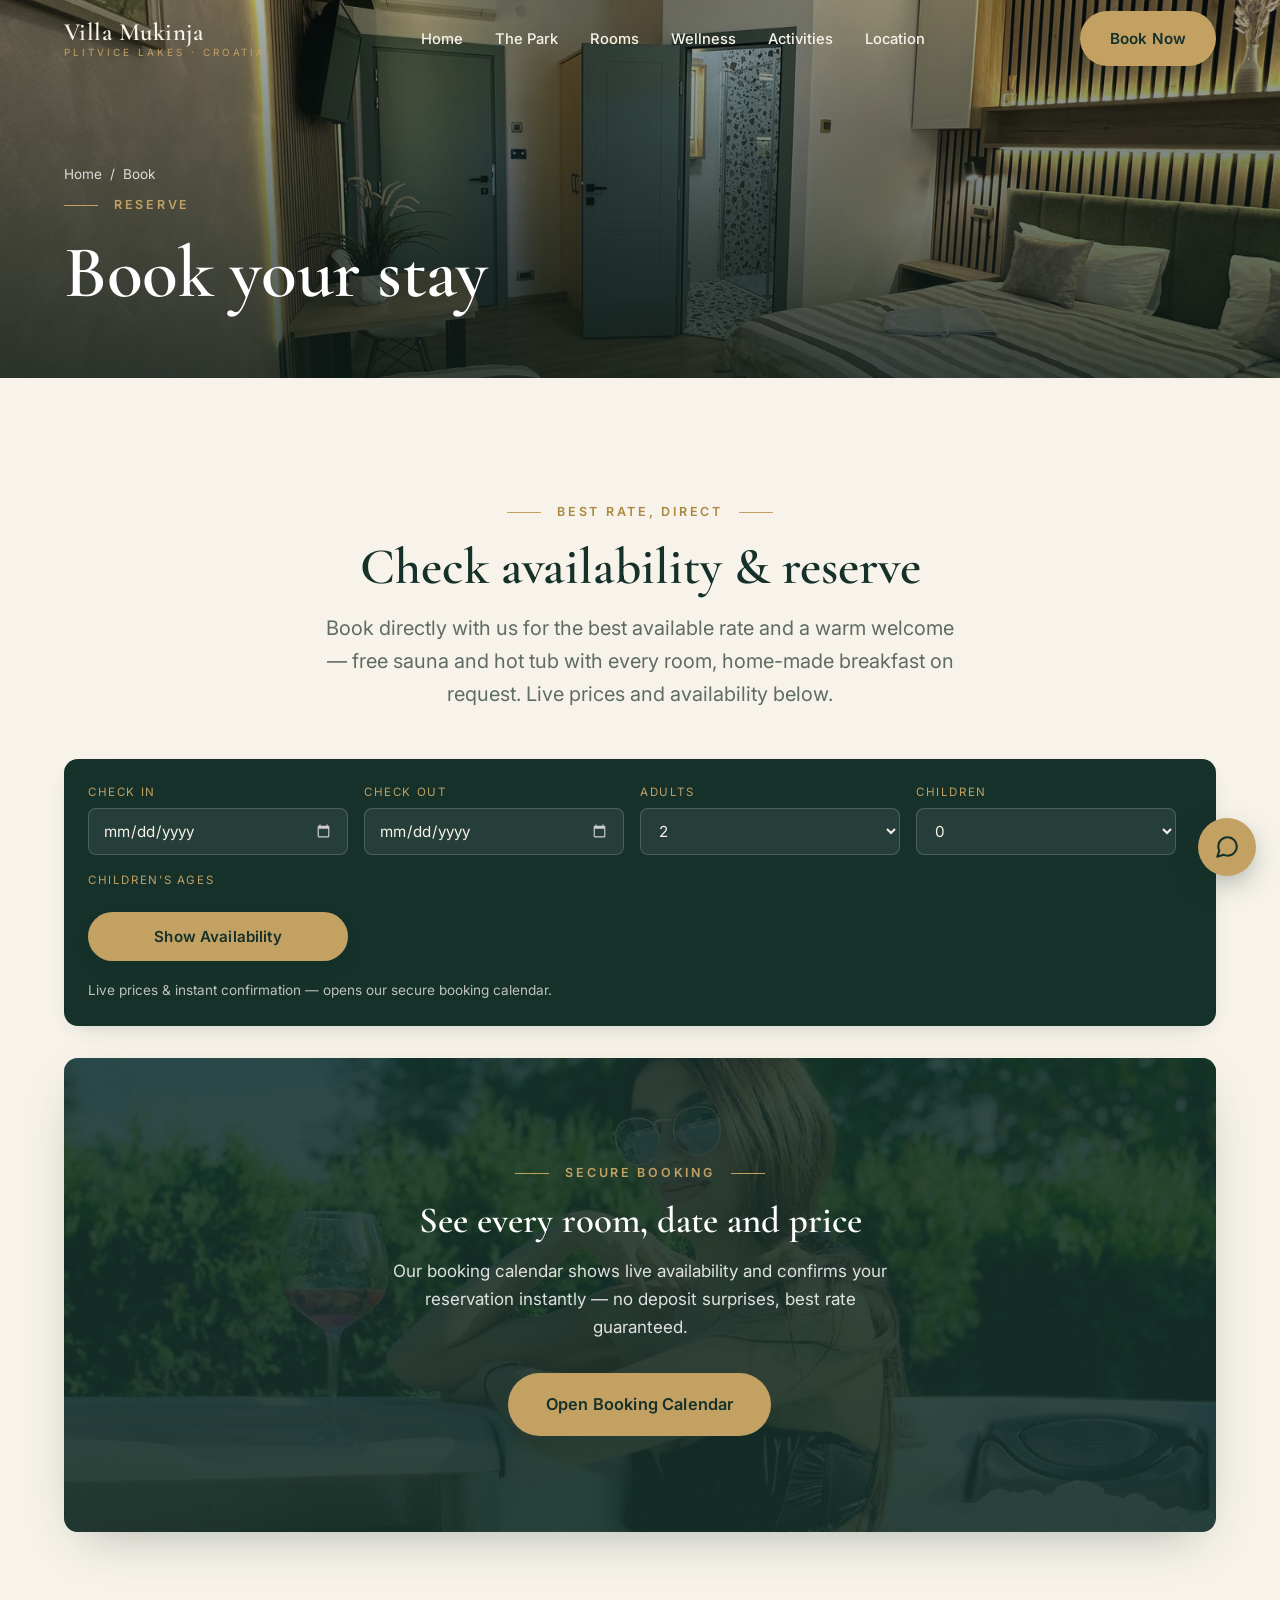
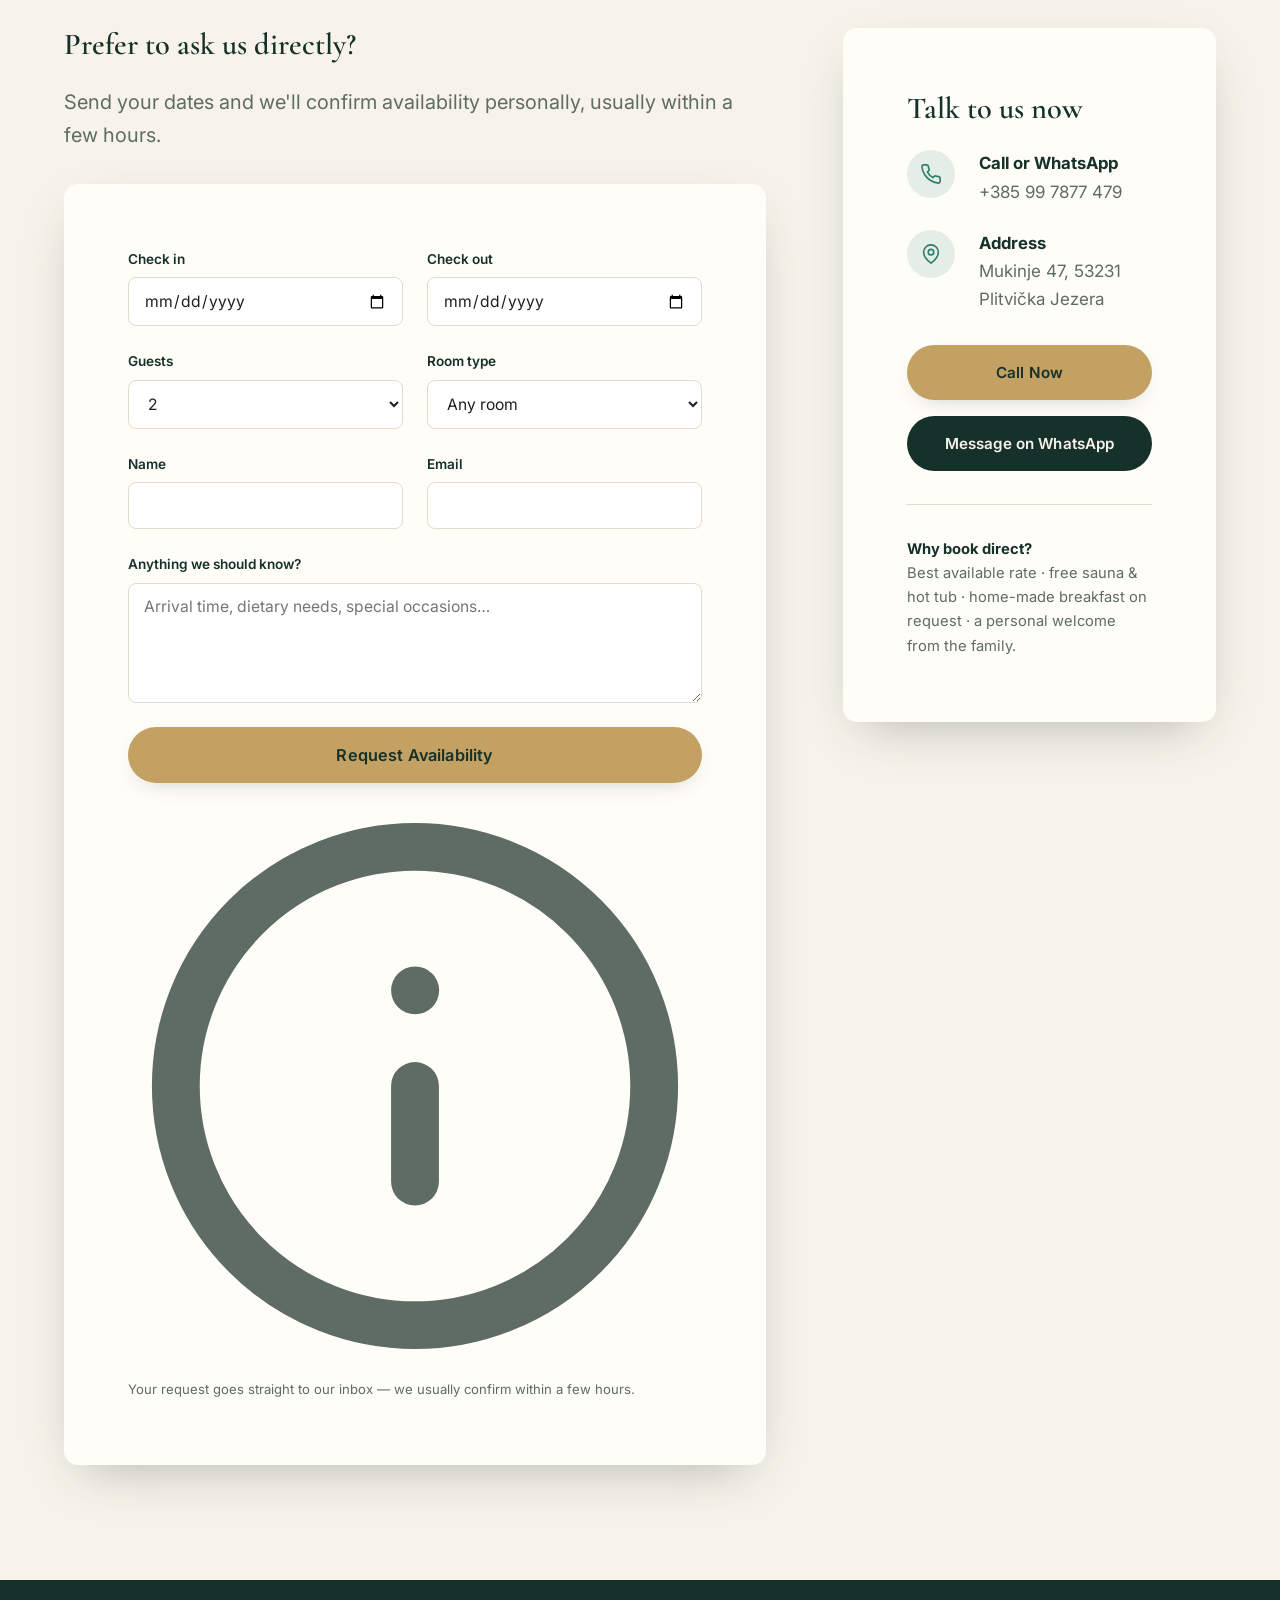
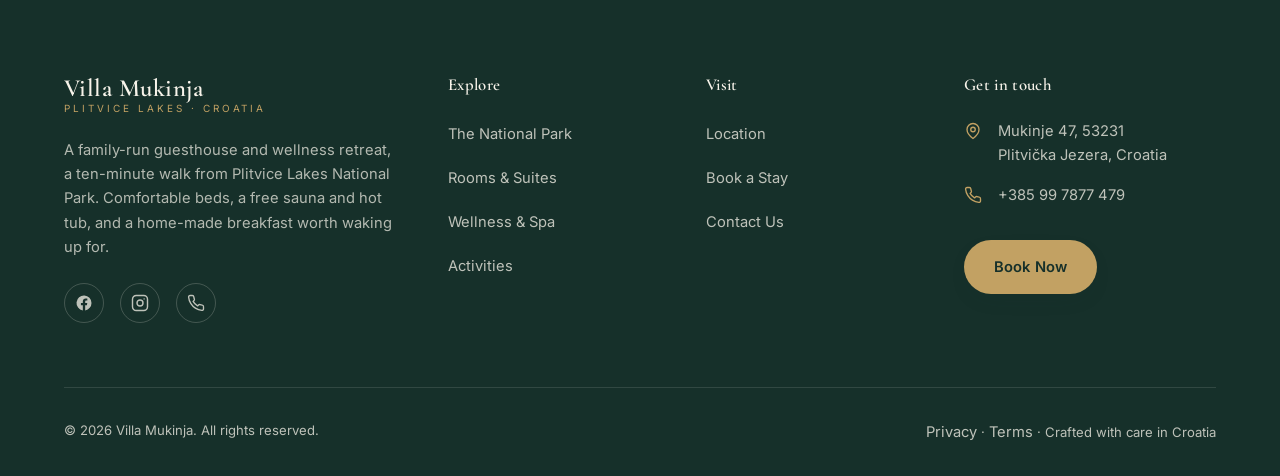
<file: booking.html>
<!DOCTYPE html>
<html lang="en">
<head>
<meta charset="UTF-8">
<meta name="viewport" content="width=device-width, initial-scale=1">
<title>Book Your Stay | Villa Mukinja, Plitvice Lakes</title>
<meta name="description" content="Check live availability and book your room at Villa Mukinja directly for the best rate. A family-run guesthouse with free sauna & hot tub, minutes from Plitvice Lakes National Park.">
<link rel="canonical" href="https://www.plitvice-lakes.com/booking">
<meta name="robots" content="index, follow">
<meta property="og:title" content="Book Your Stay | Villa Mukinja">
<meta property="og:description" content="Check live availability and book direct for the best rate at Plitvice Lakes.">
<meta property="og:image" content="https://www.plitvice-lakes.com/assets/images/hero.jpg">
<link rel="preconnect" href="https://fonts.googleapis.com">
<link rel="preconnect" href="https://fonts.gstatic.com" crossorigin>
<link href="https://fonts.googleapis.com/css2?family=Cormorant+Garamond:wght@500;600;700&family=Inter:wght@400;500;600;700&display=swap" rel="stylesheet">
<link rel="stylesheet" href="assets/css/style.css?v=11">
</head>
<body>

<header class="header">
  <div class="container">
    <a class="brand" href="index.html" aria-label="Villa Mukinja home"><span class="name">Villa Mukinja</span><span class="sub">Plitvice Lakes · Croatia</span></a>
    <nav class="nav" aria-label="Primary">
      <a href="index.html">Home</a><a href="park.html">The Park</a><a href="rooms.html">Rooms</a><a href="wellness.html">Wellness</a><a href="activities.html">Activities</a><a href="contact.html">Location</a>
      <a class="btn btn-primary active" href="booking.html" data-book>Book Now</a>
    </nav>
    <div class="header-cta">
      <a class="btn btn-primary" href="booking.html" data-book>Book Now</a>
      <button class="burger" aria-label="Open menu" aria-expanded="false"><span></span><span></span><span></span></button>
    </div>
  </div>
</header>

<section class="page-hero" style="min-height:42vh">
  <div class="bg"><img src="assets/images/hero.jpg" alt="Villa Mukinja guest room" width="1600" height="1067"></div>
  <div class="container">
    <div class="crumbs reveal"><a href="index.html">Home</a> <span>/</span> <span>Book</span></div>
    <span class="eyebrow reveal d1">Reserve</span>
    <h1 class="reveal d2">Book your stay</h1>
  </div>
</section>

<section class="section">
  <div class="container">
    <div class="section-head center reveal">
      <span class="eyebrow center">Best rate, direct</span>
      <h2>Check availability &amp; reserve</h2>
      <p class="lead">Book directly with us for the best available rate and a warm welcome — free sauna and hot tub with every room, home-made breakfast on request. Live prices and availability below.</p>
    </div>

    <!-- Our own search bar — feeds the rentl.io engine below with prefilled dates & guests -->
    <form class="rbe-search reveal" id="rbe-search">
      <div class="field">
        <label for="s-in">Check in</label>
        <input type="date" id="s-in" required>
      </div>
      <div class="field">
        <label for="s-out">Check out</label>
        <input type="date" id="s-out" required>
      </div>
      <div class="field">
        <label for="s-adults">Adults</label>
        <select id="s-adults"><option>1</option><option selected>2</option><option>3</option><option>4</option><option>5</option><option>6</option></select>
      </div>
      <div class="field">
        <label for="s-children">Children</label>
        <select id="s-children"><option selected>0</option><option>1</option><option>2</option><option>3</option><option>4</option></select>
      </div>
      <div class="field rbe-ages" id="s-ages-wrap" hidden>
        <label>Children's ages</label>
        <div id="s-ages"></div>
      </div>
      <button type="submit" class="btn btn-primary submit">Show Availability</button>
      <p class="rbe-note">Live prices &amp; instant confirmation — opens our secure booking calendar.</p>
    </form>

    <!-- Direct link to the booking engine for guests who skip the search -->
    <div id="booking-widget" class="rbe-panel reveal">
      <div class="bg"><img src="assets/images/villa-2.jpg" alt="" loading="lazy" aria-hidden="true"></div>
      <div class="inner">
        <span class="eyebrow center">Secure booking</span>
        <h3>See every room, date and price</h3>
        <p>Our booking calendar shows live availability and confirms your reservation instantly — no deposit surprises, best rate guaranteed.</p>
        <a id="rbe-open" class="btn btn-primary btn-lg cta-primary" href="https://plitvice-lakes.book.rentl.io/" target="_blank" rel="noopener">Open Booking Calendar</a>
      </div>
    </div>

    <!-- Fallback enquiry form + direct contact (works today) -->
    <div class="split" style="margin-top:var(--s7);align-items:start">
      <div class="reveal">
        <h3 style="margin-bottom:var(--s3)">Prefer to ask us directly?</h3>
        <p class="lead" style="margin-bottom:var(--s4)">Send your dates and we'll confirm availability personally, usually within a few hours.</p>
        <form class="form-card" data-form-type="quote">
          <div class="form-fields">
            <div class="form-row">
              <div class="field-group"><label for="b-in">Check in</label><input id="b-in" name="checkin" type="date" required></div>
              <div class="field-group"><label for="b-out">Check out</label><input id="b-out" name="checkout" type="date" required></div>
            </div>
            <div class="form-row">
              <div class="field-group"><label for="b-guests">Guests</label>
                <select id="b-guests" name="guests"><option>1</option><option selected>2</option><option>3</option><option>4</option><option>5+</option></select>
              </div>
              <div class="field-group"><label for="b-room">Room type</label>
                <select id="b-room" name="room"><option>Any room</option><option>Deluxe Double</option><option>Deluxe Triple</option><option>Family Quadruple</option></select>
              </div>
            </div>
            <div class="form-row">
              <div class="field-group"><label for="b-name">Name</label><input id="b-name" name="name" type="text" required></div>
              <div class="field-group"><label for="b-email">Email</label><input id="b-email" name="email" type="email" required></div>
            </div>
            <div class="field-group"><label for="b-msg">Anything we should know?</label><textarea id="b-msg" name="message" placeholder="Arrival time, dietary needs, special occasions…"></textarea></div>
            <button type="submit" class="btn btn-primary btn-block btn-lg cta-primary" data-book>Request Availability</button>
            <p class="form-note"><svg viewBox="0 0 24 24" fill="none" stroke="currentColor" stroke-width="2" stroke-linecap="round" stroke-linejoin="round"><circle cx="12" cy="12" r="10"/><path d="M12 16v-4M12 8h.01"/></svg> Your request goes straight to our inbox — we usually confirm within a few hours.</p>
          </div>
          <div class="form-success">
            <h3 style="margin-bottom:var(--s2)">Request sent! 🌲</h3>
            <p>Thanks — we've received your dates. We'll confirm availability by email shortly.</p>
          </div>
        </form>
      </div>

      <div class="reveal d1">
        <div class="form-card">
          <h3 style="margin-bottom:var(--s3)">Talk to us now</h3>
          <div class="info-list">
            <div class="info-item"><div class="ic"><svg viewBox="0 0 24 24" fill="none" stroke="currentColor" stroke-width="1.8" stroke-linecap="round" stroke-linejoin="round"><path d="M22 16.92v3a2 2 0 0 1-2.18 2 19.79 19.79 0 0 1-8.63-3.07 19.5 19.5 0 0 1-6-6 19.79 19.79 0 0 1-3.07-8.67A2 2 0 0 1 4.11 2h3a2 2 0 0 1 2 1.72c.13.96.36 1.9.7 2.81a2 2 0 0 1-.45 2.11L8.09 9.91a16 16 0 0 0 6 6l1.27-1.27a2 2 0 0 1 2.11-.45c.91.34 1.85.57 2.81.7A2 2 0 0 1 22 16.92Z"/></svg></div><div><b>Call or WhatsApp</b><a href="tel:+385997877479">+385 99 7877 479</a></div></div>
            <div class="info-item"><div class="ic"><svg viewBox="0 0 24 24" fill="none" stroke="currentColor" stroke-width="1.8" stroke-linecap="round" stroke-linejoin="round"><path d="M20 10c0 6-8 12-8 12s-8-6-8-12a8 8 0 0 1 16 0Z"/><circle cx="12" cy="10" r="3"/></svg></div><div><b>Address</b><span>Mukinje 47, 53231 Plitvička Jezera</span></div></div>
          </div>
          <div style="display:flex;flex-direction:column;gap:var(--s2);margin-top:var(--s4)">
            <a class="btn btn-primary btn-block cta-primary" href="tel:+385997877479">Call Now</a>
            <a class="btn btn-dark btn-block whatsapp-link" href="https://wa.me/385997877479" target="_blank" rel="noopener">Message on WhatsApp</a>
          </div>
          <div style="margin-top:var(--s4);padding-top:var(--s4);border-top:1px solid var(--line)">
            <p style="font-size:.92rem"><strong style="color:var(--pine)">Why book direct?</strong><br>Best available rate · free sauna &amp; hot tub · home-made breakfast on request · a personal welcome from the family.</p>
          </div>
        </div>
      </div>
    </div>
  </div>
</section>

<footer class="footer">
  <div class="container">
    <div class="footer-grid">
      <div>
        <a class="brand" href="index.html" style="margin-bottom:var(--s3)"><span class="name">Villa Mukinja</span><span class="sub">Plitvice Lakes · Croatia</span></a>
        <p>A family-run guesthouse and wellness retreat, a ten-minute walk from Plitvice Lakes National Park. Comfortable beds, a free sauna and hot tub, and a home-made breakfast worth waking up for.</p>
        <div class="socials">
          <a href="https://www.facebook.com/villa.mukinja/" target="_blank" rel="noopener" aria-label="Facebook"><svg viewBox="0 0 24 24" fill="currentColor"><path d="M22 12a10 10 0 1 0-11.56 9.88v-6.99H7.9V12h2.54V9.8c0-2.5 1.49-3.89 3.78-3.89 1.09 0 2.24.2 2.24.2v2.46h-1.26c-1.24 0-1.63.77-1.63 1.56V12h2.78l-.45 2.89h-2.33v6.99A10 10 0 0 0 22 12Z"/></svg></a>
          <a href="https://www.instagram.com/villamukinja" target="_blank" rel="noopener" aria-label="Instagram"><svg viewBox="0 0 24 24" fill="none" stroke="currentColor" stroke-width="1.9" stroke-linecap="round" stroke-linejoin="round"><rect x="2" y="2" width="20" height="20" rx="5"/><circle cx="12" cy="12" r="4"/><path d="M17.5 6.5h.01"/></svg></a>
          <a href="https://wa.me/385997877479" target="_blank" rel="noopener" aria-label="WhatsApp" class="whatsapp-link"><svg viewBox="0 0 24 24" fill="none" stroke="currentColor" stroke-width="1.8" stroke-linecap="round" stroke-linejoin="round"><path d="M22 16.92v3a2 2 0 0 1-2.18 2 19.79 19.79 0 0 1-8.63-3.07 19.5 19.5 0 0 1-6-6 19.79 19.79 0 0 1-3.07-8.67A2 2 0 0 1 4.11 2h3a2 2 0 0 1 2 1.72c.13.96.36 1.9.7 2.81a2 2 0 0 1-.45 2.11L8.09 9.91a16 16 0 0 0 6 6l1.27-1.27a2 2 0 0 1 2.11-.45c.91.34 1.85.57 2.81.7A2 2 0 0 1 22 16.92Z"/></svg></a>
        </div>
      </div>
      <div>
        <h4>Explore</h4>
        <ul>
          <li><a href="park.html">The National Park</a></li>
          <li><a href="rooms.html">Rooms &amp; Suites</a></li>
          <li><a href="wellness.html">Wellness &amp; Spa</a></li>

          <li><a href="activities.html">Activities</a></li>
        </ul>
      </div>
      <div>
        <h4>Visit</h4>
        <ul>
          <li><a href="contact.html">Location</a></li>
          <li><a href="booking.html" data-book>Book a Stay</a></li>
          <li><a href="contact.html">Contact Us</a></li>
        </ul>
      </div>
      <div>
        <h4>Get in touch</h4>
        <div class="contact-row"><svg viewBox="0 0 24 24" fill="none" stroke="currentColor" stroke-width="1.8" stroke-linecap="round" stroke-linejoin="round"><path d="M20 10c0 6-8 12-8 12s-8-6-8-12a8 8 0 0 1 16 0Z"/><circle cx="12" cy="10" r="3"/></svg><span>Mukinje 47, 53231<br>Plitvička Jezera, Croatia</span></div>
        <div class="contact-row"><svg viewBox="0 0 24 24" fill="none" stroke="currentColor" stroke-width="1.8" stroke-linecap="round" stroke-linejoin="round"><path d="M22 16.92v3a2 2 0 0 1-2.18 2 19.79 19.79 0 0 1-8.63-3.07 19.5 19.5 0 0 1-6-6 19.79 19.79 0 0 1-3.07-8.67A2 2 0 0 1 4.11 2h3a2 2 0 0 1 2 1.72c.13.96.36 1.9.7 2.81a2 2 0 0 1-.45 2.11L8.09 9.91a16 16 0 0 0 6 6l1.27-1.27a2 2 0 0 1 2.11-.45c.91.34 1.85.57 2.81.7A2 2 0 0 1 22 16.92Z"/></svg><a href="tel:+385997877479">+385 99 7877 479</a></div>
        <a class="btn btn-primary cta-primary" href="booking.html" data-book style="margin-top:var(--s2)">Book Now</a>
      </div>
    </div>
    <div class="footer-bottom">
      <span>© <span id="year">2026</span> Villa Mukinja. All rights reserved.</span>
      <span><a href="privacy.html">Privacy</a> · <a href="terms.html">Terms</a> · Crafted with care in Croatia</span>
    </div>
  </div>
</footer>

<div class="chat-fab" id="chat-fab">
  <div class="chat-fab-options">
    <a class="fab-opt fab-wa whatsapp-link" href="https://wa.me/385997877479" target="_blank" rel="noopener"><svg viewBox="0 0 24 24" fill="none" stroke="currentColor" stroke-width="1.8" stroke-linecap="round" stroke-linejoin="round"><path d="M21 11.5a8.38 8.38 0 0 1-.9 3.8 8.5 8.5 0 0 1-7.6 4.7 8.38 8.38 0 0 1-3.8-.9L3 21l1.9-5.7a8.38 8.38 0 0 1-.9-3.8 8.5 8.5 0 0 1 4.7-7.6 8.38 8.38 0 0 1 3.8-.9h.5a8.48 8.48 0 0 1 8 8v.5z"/></svg><span>WhatsApp</span></a>
    <a class="fab-opt fab-call" href="tel:+385997877479"><svg viewBox="0 0 24 24" fill="none" stroke="currentColor" stroke-width="1.8" stroke-linecap="round" stroke-linejoin="round"><path d="M22 16.92v3a2 2 0 0 1-2.18 2 19.79 19.79 0 0 1-8.63-3.07 19.5 19.5 0 0 1-6-6 19.79 19.79 0 0 1-3.07-8.67A2 2 0 0 1 4.11 2h3a2 2 0 0 1 2 1.72c.13.96.36 1.9.7 2.81a2 2 0 0 1-.45 2.11L8.09 9.91a16 16 0 0 0 6 6l1.27-1.27a2 2 0 0 1 2.11-.45c.91.34 1.85.57 2.81.7A2 2 0 0 1 22 16.92Z"/></svg><span>Call us</span></a>
  </div>
  <button class="chat-fab-btn" aria-label="Contact us" aria-expanded="false" type="button">
    <svg class="ic-chat" viewBox="0 0 24 24" fill="none" stroke="currentColor" stroke-width="1.9" stroke-linecap="round" stroke-linejoin="round"><path d="M21 11.5a8.38 8.38 0 0 1-.9 3.8 8.5 8.5 0 0 1-7.6 4.7 8.38 8.38 0 0 1-3.8-.9L3 21l1.9-5.7a8.38 8.38 0 0 1-.9-3.8 8.5 8.5 0 0 1 4.7-7.6 8.38 8.38 0 0 1 3.8-.9h.5a8.48 8.48 0 0 1 8 8v.5z"/></svg>
    <svg class="ic-close" viewBox="0 0 24 24" fill="none" stroke="currentColor" stroke-width="2.2" stroke-linecap="round"><path d="M18 6 6 18M6 6l12 12"/></svg>
  </button>
</div>

<script src="assets/js/main.js?v=11"></script>
<script>
/* Custom search -> rentl.io engine with prefilled parameters
   RBE accepts: ?from=DD-MM-YYYY&to=DD-MM-YYYY&adults=N&children=age,age */
(function () {
  var form = document.getElementById("rbe-search");
  if (!form) return;
  var inEl = document.getElementById("s-in"), outEl = document.getElementById("s-out");
  var adultsEl = document.getElementById("s-adults"), childrenEl = document.getElementById("s-children");
  var agesWrap = document.getElementById("s-ages-wrap"), agesBox = document.getElementById("s-ages");
  var openBtn = document.getElementById("rbe-open");
  var BASE = "https://plitvice-lakes.book.rentl.io/";

  var today = new Date().toISOString().split("T")[0];
  inEl.min = today; outEl.min = today;
  inEl.addEventListener("change", function () { if (inEl.value) outEl.min = inEl.value; });

  childrenEl.addEventListener("change", function () {
    var n = parseInt(childrenEl.value, 10);
    agesBox.innerHTML = "";
    for (var i = 0; i < n; i++) {
      var sel = document.createElement("select");
      sel.setAttribute("aria-label", "Age of child " + (i + 1));
      for (var a = 1; a <= 17; a++) {
        var opt = document.createElement("option");
        opt.value = a; opt.textContent = a + " yrs";
        if (a === 8) opt.selected = true;
        sel.appendChild(opt);
      }
      agesBox.appendChild(sel);
    }
    agesWrap.hidden = n === 0;
  });

  function ddmmyyyy(iso) { var p = iso.split("-"); return p[2] + "-" + p[1] + "-" + p[0]; }

  form.addEventListener("submit", function (e) {
    e.preventDefault();
    if (!inEl.value || !outEl.value) return;
    var params = ["from=" + ddmmyyyy(inEl.value), "to=" + ddmmyyyy(outEl.value), "adults=" + adultsEl.value];
    var ages = [].map.call(agesBox.querySelectorAll("select"), function (s) { return s.value; });
    if (ages.length) params.push("children=" + ages.join(","));
    var url = BASE + "?" + params.join("&");
    openBtn.href = url; // keep the panel button in sync with the search
    if (window.dataLayer) window.dataLayer.push({ event: "availability_search", from: inEl.value, to: outEl.value, adults: adultsEl.value, children: ages.join(",") });
    // Rentlio does not allow iframe embedding (X-Frame-Options), so open
    // the prefilled booking engine the way their docs support: as a page.
    window.open(url, "_blank", "noopener");
  });
})();
</script>
</body>
</html>
</file>
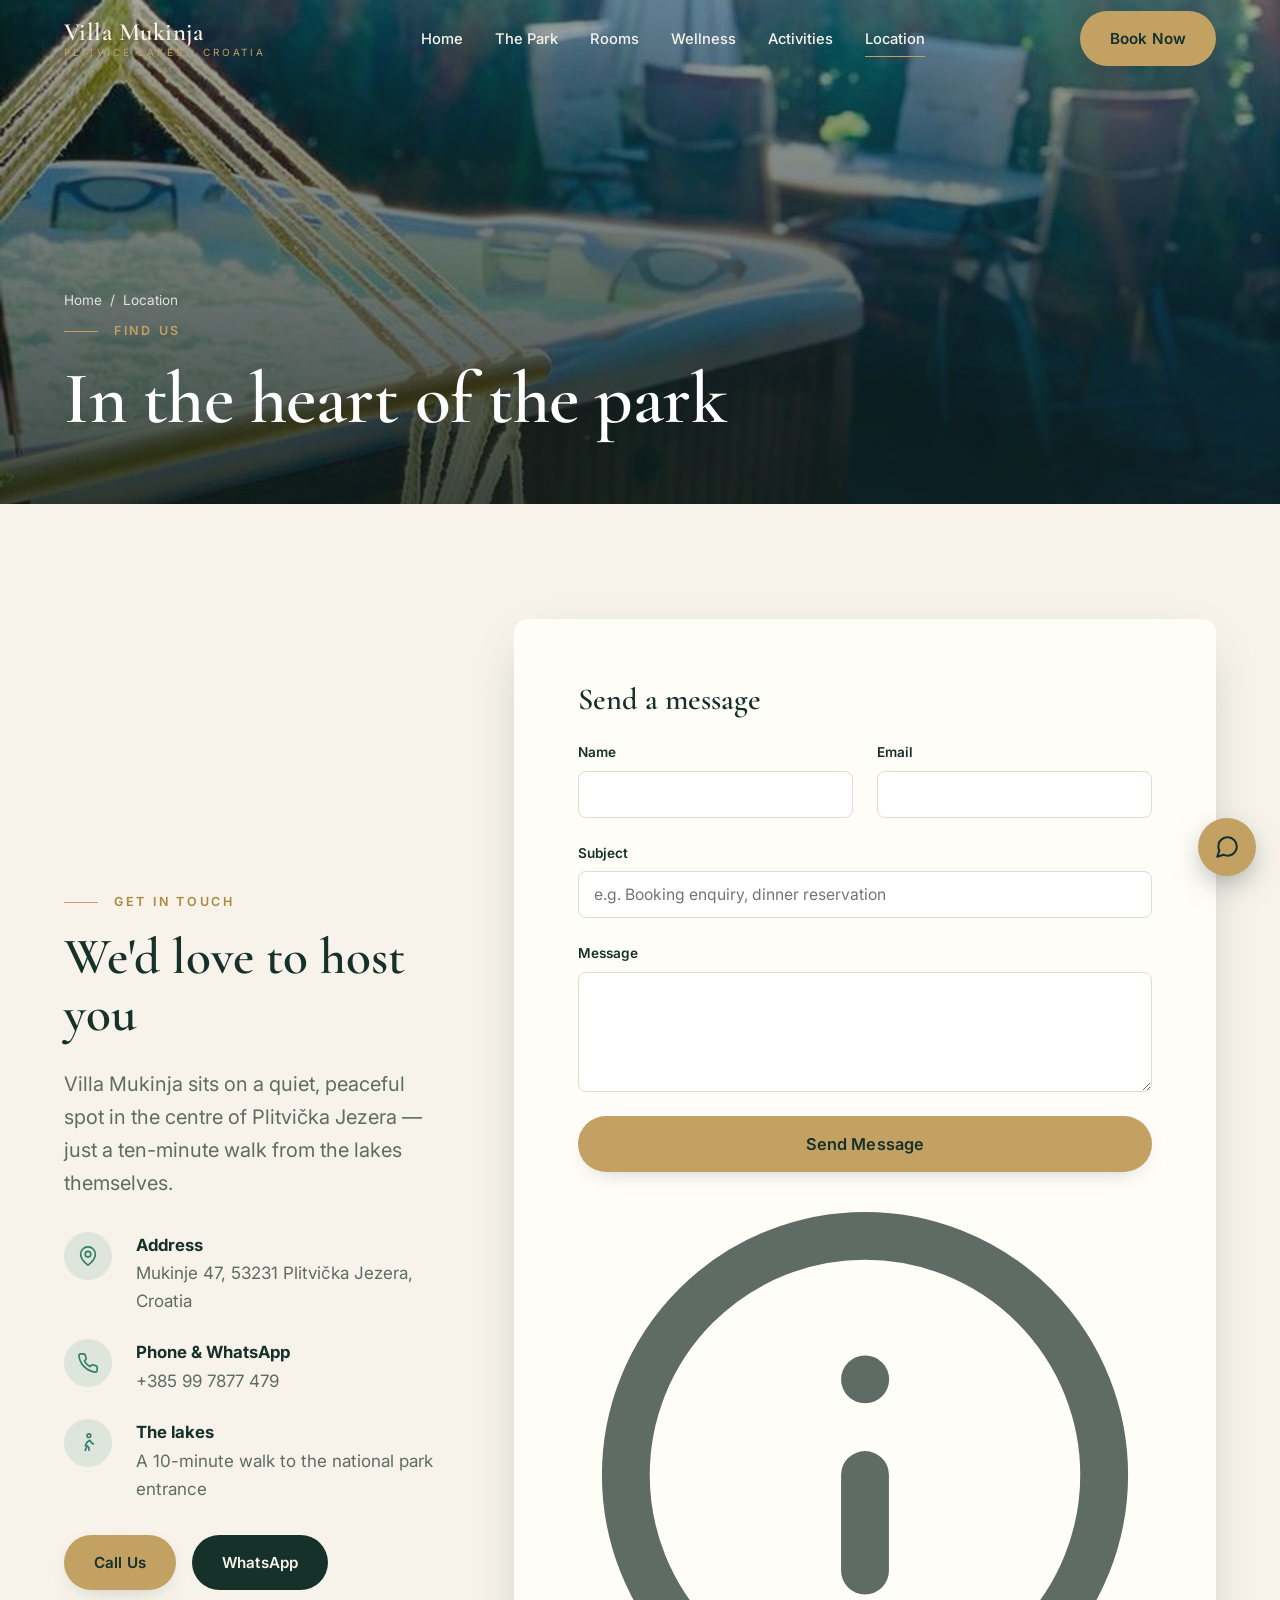
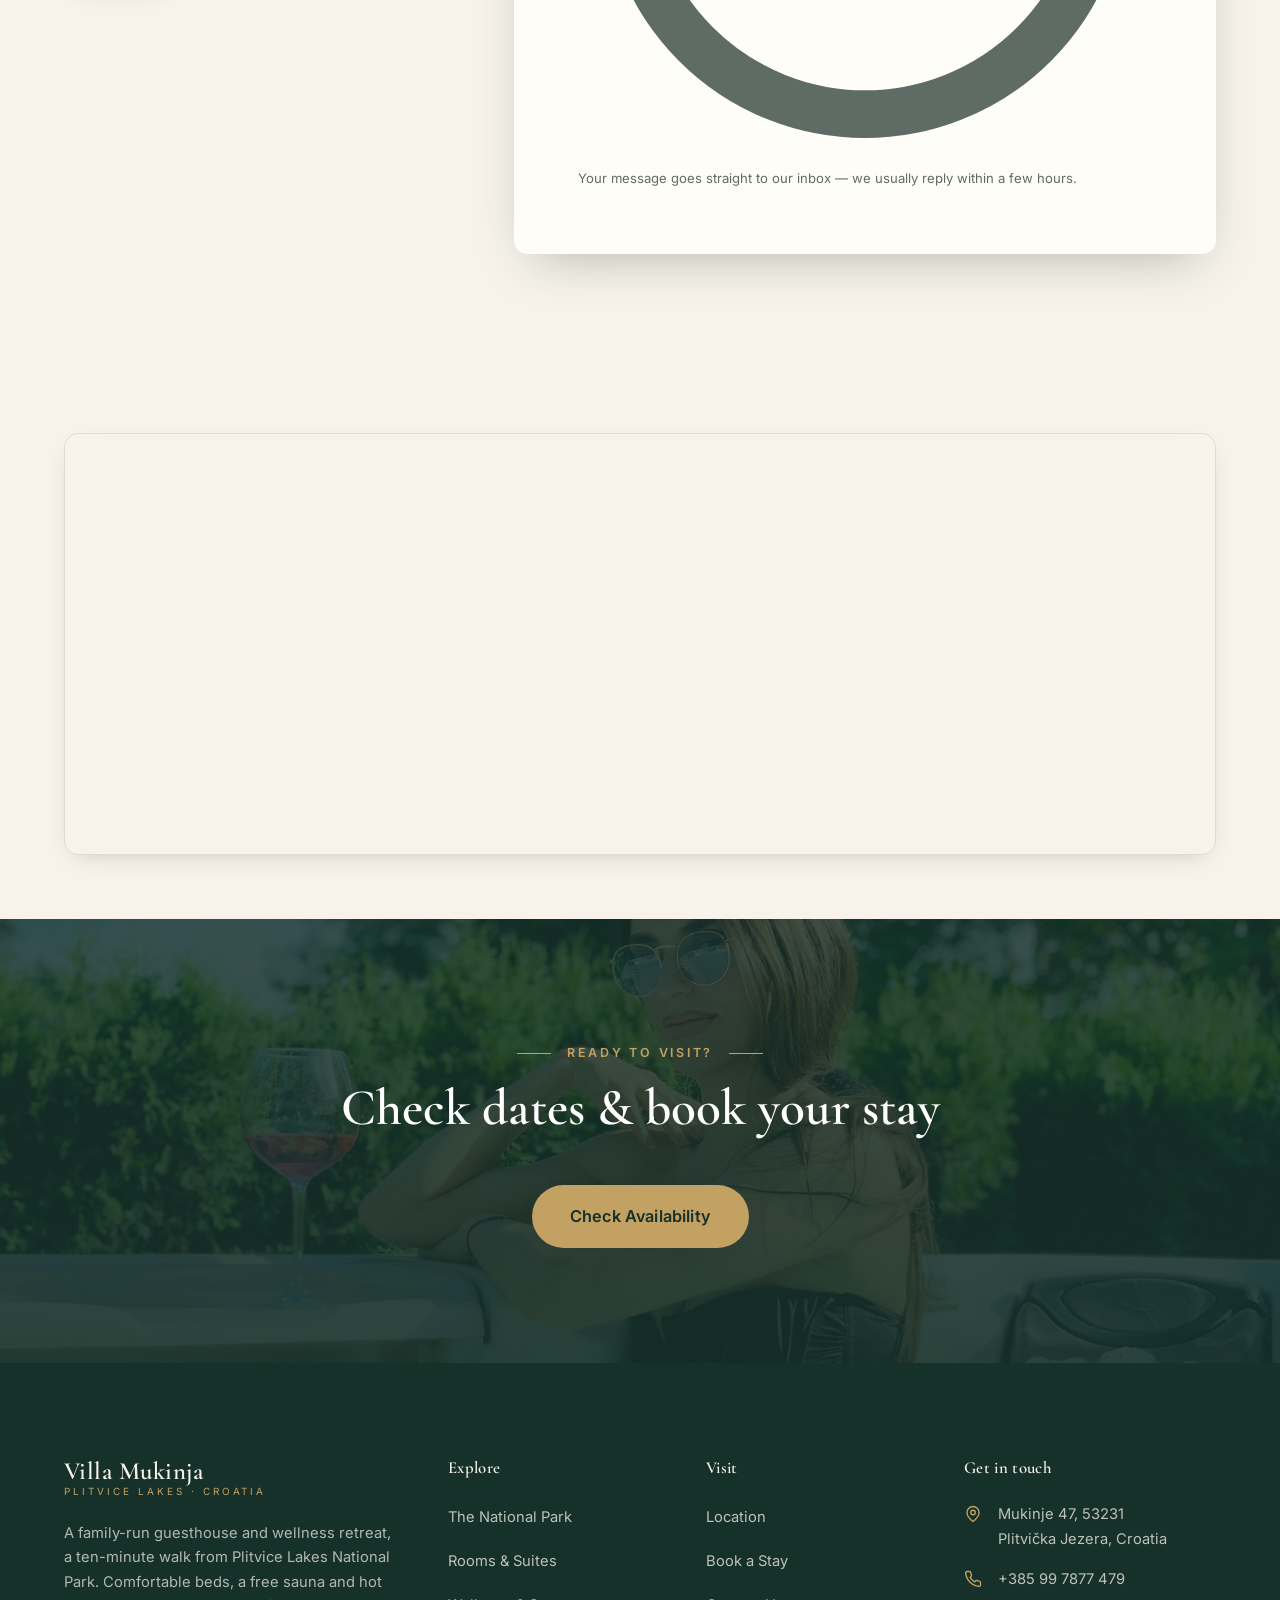
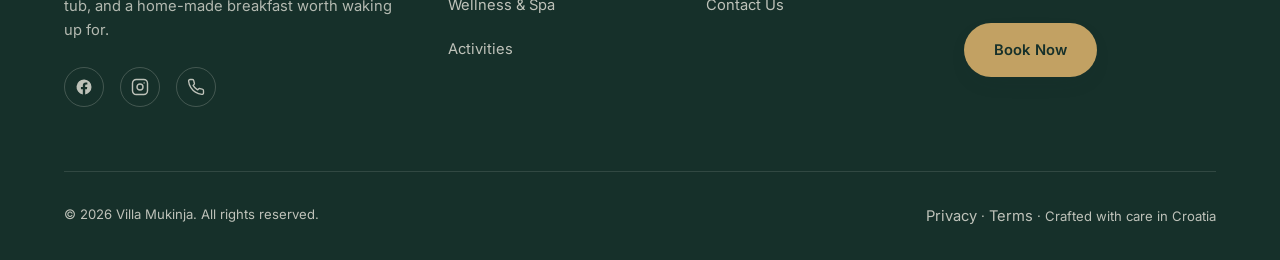
<file: contact.html>
<!DOCTYPE html>
<html lang="en">
<head>
<meta charset="UTF-8">
<meta name="viewport" content="width=device-width, initial-scale=1">
<title>Location &amp; Contact | Villa Mukinja, Plitvice Lakes National Park</title>
<meta name="description" content="Find Villa Mukinja at Mukinje 47, 53231 Plitvička Jezera — a 10-minute walk from Plitvice Lakes National Park. Call, WhatsApp or email us, or send a message to plan your stay.">
<link rel="canonical" href="https://www.plitvice-lakes.com/contact">
<meta property="og:title" content="Location & Contact | Villa Mukinja">
<meta property="og:description" content="A 10-minute walk from Plitvice Lakes National Park. Get in touch to plan your stay.">
<meta property="og:image" content="https://www.plitvice-lakes.com/assets/images/villa-3.jpg">
<link rel="preconnect" href="https://fonts.googleapis.com">
<link rel="preconnect" href="https://fonts.gstatic.com" crossorigin>
<link href="https://fonts.googleapis.com/css2?family=Cormorant+Garamond:wght@500;600;700&family=Inter:wght@400;500;600;700&display=swap" rel="stylesheet">
<link rel="preload" as="image" href="assets/images/villa-3.jpg" fetchpriority="high">
<link rel="stylesheet" href="assets/css/style.css?v=11">
</head>
<body>

<header class="header">
  <div class="container">
    <a class="brand" href="index.html" aria-label="Villa Mukinja home"><span class="name">Villa Mukinja</span><span class="sub">Plitvice Lakes · Croatia</span></a>
    <nav class="nav" aria-label="Primary">
      <a href="index.html">Home</a><a href="park.html">The Park</a><a href="rooms.html">Rooms</a><a href="wellness.html">Wellness</a><a href="activities.html">Activities</a>
      <a href="contact.html" class="active">Location</a>
      <a class="btn btn-primary" href="booking.html" data-book>Book Now</a>
    </nav>
    <div class="header-cta">
      <a class="btn btn-primary" href="booking.html" data-book>Book Now</a>
      <button class="burger" aria-label="Open menu" aria-expanded="false"><span></span><span></span><span></span></button>
    </div>
  </div>
</header>

<section class="page-hero">
  <div class="bg"><img src="assets/images/villa-3.jpg" alt="Villa Mukinja garden terrace" width="1600" height="1067"></div>
  <div class="container">
    <div class="crumbs reveal"><a href="index.html">Home</a> <span>/</span> <span>Location</span></div>
    <span class="eyebrow reveal d1">Find Us</span>
    <h1 class="reveal d2">In the heart of the park</h1>
  </div>
</section>

<section class="section">
  <div class="container">
    <div class="split">
      <div class="split-body reveal">
        <span class="eyebrow">Get in touch</span>
        <h2>We'd love to host you</h2>
        <p class="lead">Villa Mukinja sits on a quiet, peaceful spot in the centre of Plitvička Jezera — just a ten-minute walk from the lakes themselves.</p>
        <div class="info-list" style="margin-top:var(--s4)">
          <div class="info-item"><div class="ic"><svg viewBox="0 0 24 24" fill="none" stroke="currentColor" stroke-width="1.8" stroke-linecap="round" stroke-linejoin="round"><path d="M20 10c0 6-8 12-8 12s-8-6-8-12a8 8 0 0 1 16 0Z"/><circle cx="12" cy="10" r="3"/></svg></div><div><b>Address</b><span>Mukinje 47, 53231 Plitvička Jezera, Croatia</span></div></div>
          <div class="info-item"><div class="ic"><svg viewBox="0 0 24 24" fill="none" stroke="currentColor" stroke-width="1.8" stroke-linecap="round" stroke-linejoin="round"><path d="M22 16.92v3a2 2 0 0 1-2.18 2 19.79 19.79 0 0 1-8.63-3.07 19.5 19.5 0 0 1-6-6 19.79 19.79 0 0 1-3.07-8.67A2 2 0 0 1 4.11 2h3a2 2 0 0 1 2 1.72c.13.96.36 1.9.7 2.81a2 2 0 0 1-.45 2.11L8.09 9.91a16 16 0 0 0 6 6l1.27-1.27a2 2 0 0 1 2.11-.45c.91.34 1.85.57 2.81.7A2 2 0 0 1 22 16.92Z"/></svg></div><div><b>Phone &amp; WhatsApp</b><a href="tel:+385997877479">+385 99 7877 479</a></div></div>
          <div class="info-item"><div class="ic"><svg viewBox="0 0 24 24" fill="none" stroke="currentColor" stroke-width="1.8" stroke-linecap="round" stroke-linejoin="round"><circle cx="13" cy="4" r="2"/><path d="m9 20 2-5 2 2v3m-2-9 3-2 2 3 2 1m-7-2-2 4"/></svg></div><div><b>The lakes</b><span>A 10-minute walk to the national park entrance</span></div></div>
        </div>
        <div class="hero-actions" style="margin-top:var(--s4)">
          <a class="btn btn-primary cta-primary" href="tel:+385997877479">Call Us</a>
          <a class="btn btn-dark whatsapp-link" href="https://wa.me/385997877479" target="_blank" rel="noopener">WhatsApp</a>
        </div>
      </div>

      <div class="reveal d1">
        <form class="form-card" data-form-type="contact">
          <div class="form-fields">
            <h3 style="margin-bottom:var(--s3)">Send a message</h3>
            <div class="form-row">
              <div class="field-group"><label for="c-name">Name</label><input id="c-name" name="name" type="text" required></div>
              <div class="field-group"><label for="c-email">Email</label><input id="c-email" name="email" type="email" required></div>
            </div>
            <div class="field-group"><label for="c-subject">Subject</label><input id="c-subject" name="subject" type="text" placeholder="e.g. Booking enquiry, dinner reservation"></div>
            <div class="field-group"><label for="c-msg">Message</label><textarea id="c-msg" name="message" required></textarea></div>
            <button type="submit" class="btn btn-primary btn-block btn-lg cta-primary">Send Message</button>
            <p class="form-note"><svg viewBox="0 0 24 24" fill="none" stroke="currentColor" stroke-width="2" stroke-linecap="round" stroke-linejoin="round"><circle cx="12" cy="12" r="10"/><path d="M12 16v-4M12 8h.01"/></svg> Your message goes straight to our inbox — we usually reply within a few hours.</p>
          </div>
          <div class="form-success">
            <h3 style="margin-bottom:var(--s2)">Thank you! 🌲</h3>
            <p>Your message has been received. We'll be in touch shortly to help plan your stay.</p>
          </div>
        </form>
      </div>
    </div>
  </div>
</section>

<section class="section--tight">
  <div class="container">
    <div class="map-frame reveal">
      <iframe
        title="Map showing Villa Mukinja near Plitvice Lakes"
        src="https://www.google.com/maps?q=Villa%20Mukinja%2C%20Mukinje%2047%2C%2053231%20Plitvi%C4%8Dka%20Jezera%2C%20Croatia&output=embed"
        loading="lazy" referrerpolicy="no-referrer-when-downgrade"></iframe>
    </div>
  </div>
</section>

<section class="section cta-band">
  <div class="bg"><img src="assets/images/villa-2.jpg" alt="" loading="lazy" aria-hidden="true"></div>
  <div class="container">
    <span class="eyebrow center reveal">Ready to visit?</span>
    <h2 class="reveal d1">Check dates &amp; book your stay</h2>
    <div class="hero-actions reveal d2">
      <a class="btn btn-primary btn-lg cta-primary" href="booking.html" data-book>Check Availability</a>
    </div>
  </div>
</section>

<footer class="footer">
  <div class="container">
    <div class="footer-grid">
      <div>
        <a class="brand" href="index.html" style="margin-bottom:var(--s3)"><span class="name">Villa Mukinja</span><span class="sub">Plitvice Lakes · Croatia</span></a>
        <p>A family-run guesthouse and wellness retreat, a ten-minute walk from Plitvice Lakes National Park. Comfortable beds, a free sauna and hot tub, and a home-made breakfast worth waking up for.</p>
        <div class="socials">
          <a href="https://www.facebook.com/villa.mukinja/" target="_blank" rel="noopener" aria-label="Facebook"><svg viewBox="0 0 24 24" fill="currentColor"><path d="M22 12a10 10 0 1 0-11.56 9.88v-6.99H7.9V12h2.54V9.8c0-2.5 1.49-3.89 3.78-3.89 1.09 0 2.24.2 2.24.2v2.46h-1.26c-1.24 0-1.63.77-1.63 1.56V12h2.78l-.45 2.89h-2.33v6.99A10 10 0 0 0 22 12Z"/></svg></a>
          <a href="https://www.instagram.com/villamukinja" target="_blank" rel="noopener" aria-label="Instagram"><svg viewBox="0 0 24 24" fill="none" stroke="currentColor" stroke-width="1.9" stroke-linecap="round" stroke-linejoin="round"><rect x="2" y="2" width="20" height="20" rx="5"/><circle cx="12" cy="12" r="4"/><path d="M17.5 6.5h.01"/></svg></a>
          <a href="https://wa.me/385997877479" target="_blank" rel="noopener" aria-label="WhatsApp" class="whatsapp-link"><svg viewBox="0 0 24 24" fill="none" stroke="currentColor" stroke-width="1.8" stroke-linecap="round" stroke-linejoin="round"><path d="M22 16.92v3a2 2 0 0 1-2.18 2 19.79 19.79 0 0 1-8.63-3.07 19.5 19.5 0 0 1-6-6 19.79 19.79 0 0 1-3.07-8.67A2 2 0 0 1 4.11 2h3a2 2 0 0 1 2 1.72c.13.96.36 1.9.7 2.81a2 2 0 0 1-.45 2.11L8.09 9.91a16 16 0 0 0 6 6l1.27-1.27a2 2 0 0 1 2.11-.45c.91.34 1.85.57 2.81.7A2 2 0 0 1 22 16.92Z"/></svg></a>
        </div>
      </div>
      <div>
        <h4>Explore</h4>
        <ul>
          <li><a href="park.html">The National Park</a></li>
          <li><a href="rooms.html">Rooms &amp; Suites</a></li>
          <li><a href="wellness.html">Wellness &amp; Spa</a></li>

          <li><a href="activities.html">Activities</a></li>
        </ul>
      </div>
      <div>
        <h4>Visit</h4>
        <ul>
          <li><a href="contact.html">Location</a></li>
          <li><a href="booking.html" data-book>Book a Stay</a></li>
          <li><a href="contact.html">Contact Us</a></li>
        </ul>
      </div>
      <div>
        <h4>Get in touch</h4>
        <div class="contact-row"><svg viewBox="0 0 24 24" fill="none" stroke="currentColor" stroke-width="1.8" stroke-linecap="round" stroke-linejoin="round"><path d="M20 10c0 6-8 12-8 12s-8-6-8-12a8 8 0 0 1 16 0Z"/><circle cx="12" cy="10" r="3"/></svg><span>Mukinje 47, 53231<br>Plitvička Jezera, Croatia</span></div>
        <div class="contact-row"><svg viewBox="0 0 24 24" fill="none" stroke="currentColor" stroke-width="1.8" stroke-linecap="round" stroke-linejoin="round"><path d="M22 16.92v3a2 2 0 0 1-2.18 2 19.79 19.79 0 0 1-8.63-3.07 19.5 19.5 0 0 1-6-6 19.79 19.79 0 0 1-3.07-8.67A2 2 0 0 1 4.11 2h3a2 2 0 0 1 2 1.72c.13.96.36 1.9.7 2.81a2 2 0 0 1-.45 2.11L8.09 9.91a16 16 0 0 0 6 6l1.27-1.27a2 2 0 0 1 2.11-.45c.91.34 1.85.57 2.81.7A2 2 0 0 1 22 16.92Z"/></svg><a href="tel:+385997877479">+385 99 7877 479</a></div>
        <a class="btn btn-primary cta-primary" href="booking.html" data-book style="margin-top:var(--s2)">Book Now</a>
      </div>
    </div>
    <div class="footer-bottom">
      <span>© <span id="year">2026</span> Villa Mukinja. All rights reserved.</span>
      <span><a href="privacy.html">Privacy</a> · <a href="terms.html">Terms</a> · Crafted with care in Croatia</span>
    </div>
  </div>
</footer>

<div class="chat-fab" id="chat-fab">
  <div class="chat-fab-options">
    <a class="fab-opt fab-wa whatsapp-link" href="https://wa.me/385997877479" target="_blank" rel="noopener"><svg viewBox="0 0 24 24" fill="none" stroke="currentColor" stroke-width="1.8" stroke-linecap="round" stroke-linejoin="round"><path d="M21 11.5a8.38 8.38 0 0 1-.9 3.8 8.5 8.5 0 0 1-7.6 4.7 8.38 8.38 0 0 1-3.8-.9L3 21l1.9-5.7a8.38 8.38 0 0 1-.9-3.8 8.5 8.5 0 0 1 4.7-7.6 8.38 8.38 0 0 1 3.8-.9h.5a8.48 8.48 0 0 1 8 8v.5z"/></svg><span>WhatsApp</span></a>
    <a class="fab-opt fab-call" href="tel:+385997877479"><svg viewBox="0 0 24 24" fill="none" stroke="currentColor" stroke-width="1.8" stroke-linecap="round" stroke-linejoin="round"><path d="M22 16.92v3a2 2 0 0 1-2.18 2 19.79 19.79 0 0 1-8.63-3.07 19.5 19.5 0 0 1-6-6 19.79 19.79 0 0 1-3.07-8.67A2 2 0 0 1 4.11 2h3a2 2 0 0 1 2 1.72c.13.96.36 1.9.7 2.81a2 2 0 0 1-.45 2.11L8.09 9.91a16 16 0 0 0 6 6l1.27-1.27a2 2 0 0 1 2.11-.45c.91.34 1.85.57 2.81.7A2 2 0 0 1 22 16.92Z"/></svg><span>Call us</span></a>
  </div>
  <button class="chat-fab-btn" aria-label="Contact us" aria-expanded="false" type="button">
    <svg class="ic-chat" viewBox="0 0 24 24" fill="none" stroke="currentColor" stroke-width="1.9" stroke-linecap="round" stroke-linejoin="round"><path d="M21 11.5a8.38 8.38 0 0 1-.9 3.8 8.5 8.5 0 0 1-7.6 4.7 8.38 8.38 0 0 1-3.8-.9L3 21l1.9-5.7a8.38 8.38 0 0 1-.9-3.8 8.5 8.5 0 0 1 4.7-7.6 8.38 8.38 0 0 1 3.8-.9h.5a8.48 8.48 0 0 1 8 8v.5z"/></svg>
    <svg class="ic-close" viewBox="0 0 24 24" fill="none" stroke="currentColor" stroke-width="2.2" stroke-linecap="round"><path d="M18 6 6 18M6 6l12 12"/></svg>
  </button>
</div>

<script src="assets/js/main.js?v=11"></script>
</body>
</html>
</file>
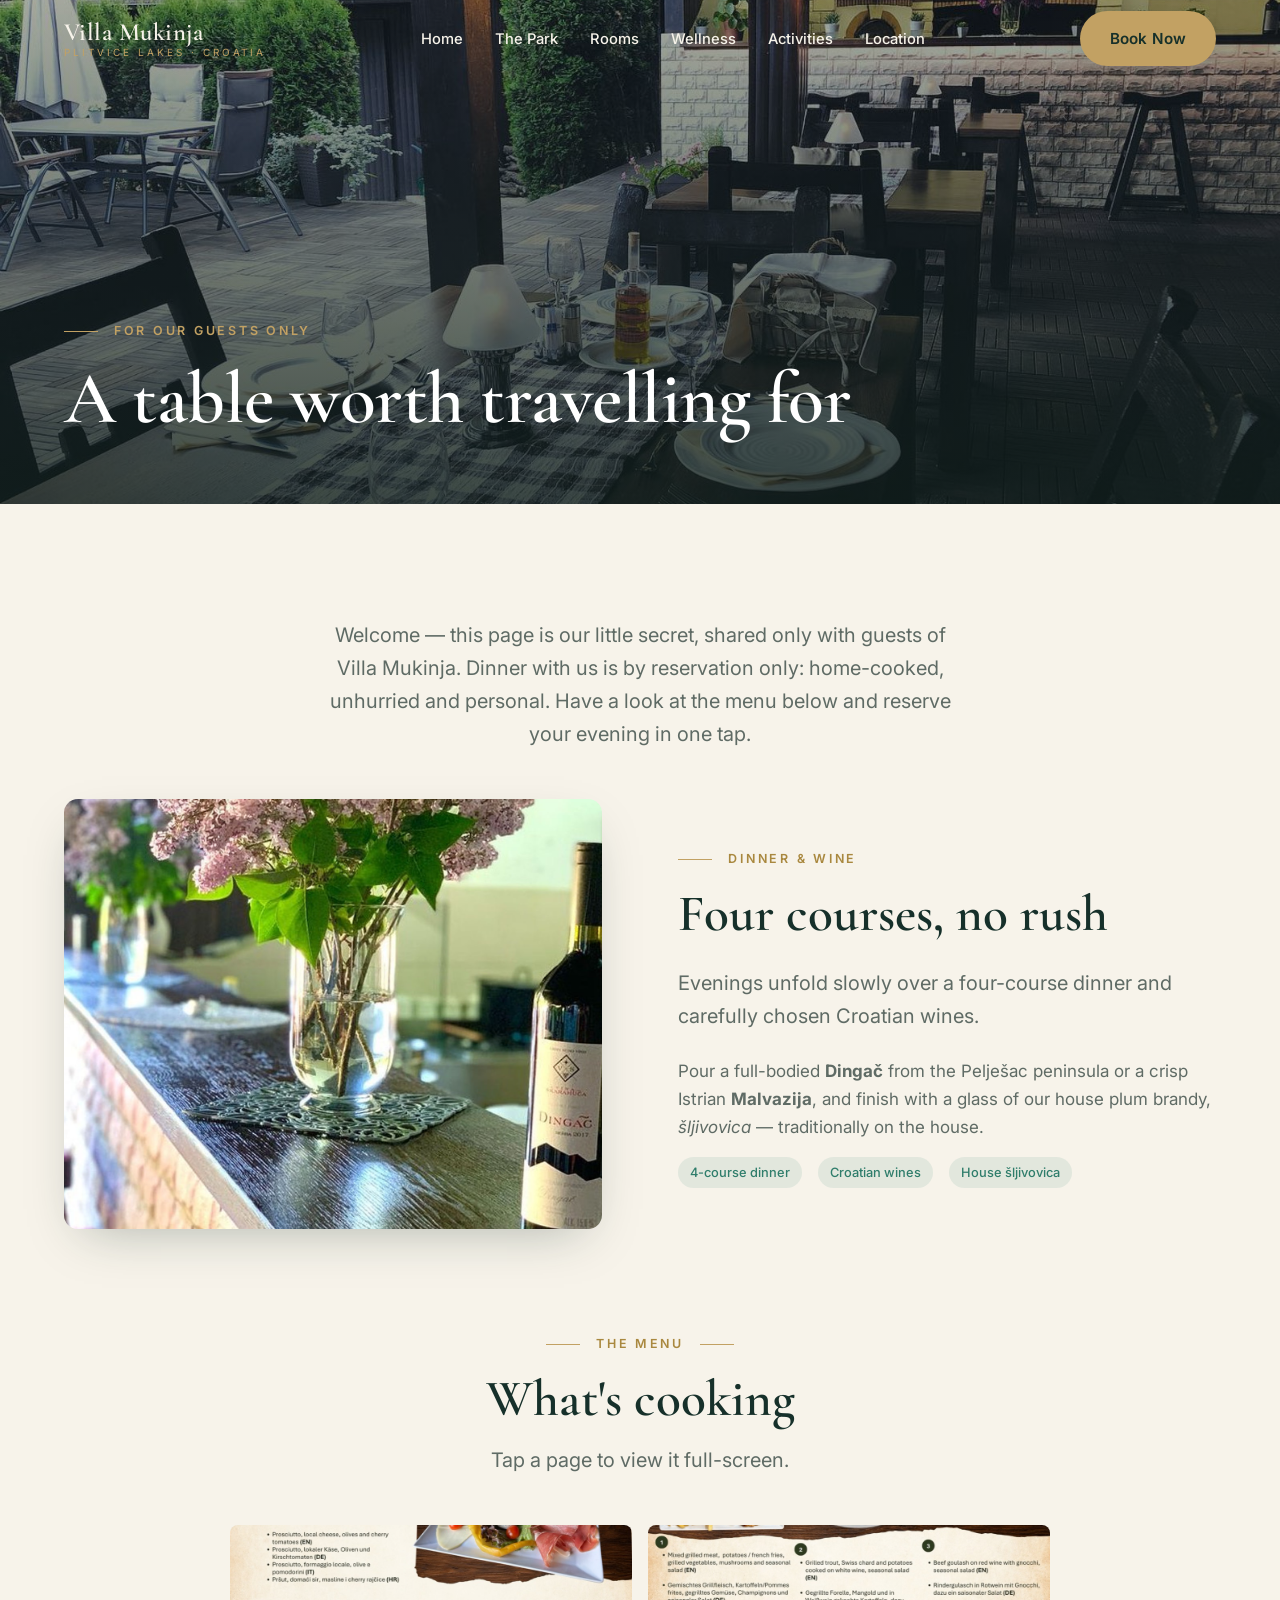
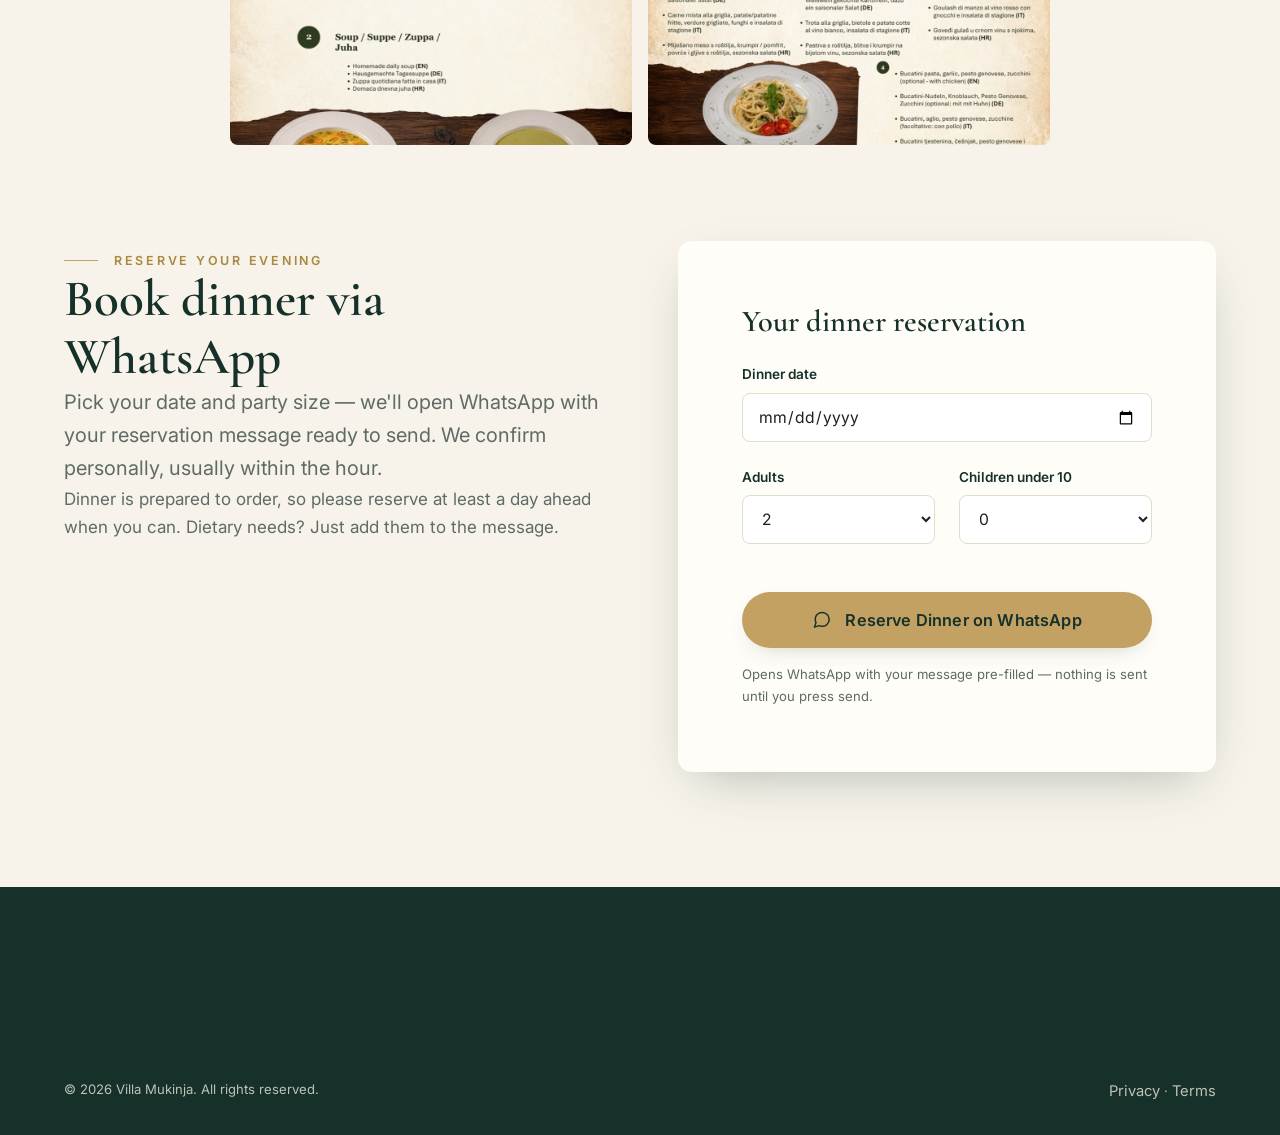
<file: dinner-vm-2k7x.html>
<!DOCTYPE html>
<html lang="en">
<head>
<meta charset="UTF-8">
<meta name="viewport" content="width=device-width, initial-scale=1">
<title>Private Dinner | Villa Mukinja</title>
<!-- Private page: not indexed, not in sitemap, not linked from the site.
     Share this URL only with guests who have a reservation. -->
<meta name="robots" content="noindex, nofollow, noarchive, noimageindex">
<meta name="googlebot" content="noindex, nofollow, noarchive, noimageindex">
<link rel="preconnect" href="https://fonts.googleapis.com">
<link rel="preconnect" href="https://fonts.gstatic.com" crossorigin>
<link href="https://fonts.googleapis.com/css2?family=Cormorant+Garamond:wght@500;600;700&family=Inter:wght@400;500;600;700&display=swap" rel="stylesheet">
<link rel="stylesheet" href="assets/css/style.css?v=11">
</head>
<body>

<header class="header">
  <div class="container">
    <a class="brand" href="index.html" aria-label="Villa Mukinja home"><span class="name">Villa Mukinja</span><span class="sub">Plitvice Lakes · Croatia</span></a>
    <nav class="nav" aria-label="Primary">
      <a href="index.html">Home</a><a href="park.html">The Park</a>
      <a href="rooms.html">Rooms</a>
      <a href="wellness.html">Wellness</a>
      <a href="activities.html">Activities</a>
      <a href="contact.html">Location</a>
      <a class="btn btn-primary" href="booking.html" data-book>Book Now</a>
    </nav>
    <div class="header-cta">
      <a class="btn btn-primary" href="booking.html" data-book>Book Now</a>
      <button class="burger" aria-label="Open menu" aria-expanded="false"><span></span><span></span><span></span></button>
    </div>
  </div>
</header>

<section class="page-hero">
  <div class="bg"><img src="assets/images/restaurant-2.jpg" alt="Terrace set for dinner" width="1600" height="1067"></div>
  <div class="container">
    <span class="eyebrow reveal d1">For our guests only</span>
    <h1 class="reveal d2">A table worth travelling for</h1>
  </div>
</section>

<section class="section">
  <div class="container">
    <div class="section-head center reveal">
      <p class="lead">Welcome — this page is our little secret, shared only with guests of Villa Mukinja. Dinner with us is by reservation only: home-cooked, unhurried and personal. Have a look at the menu below and reserve your evening in one tap.</p>
    </div>

    <div class="split" style="margin-bottom:var(--s7)">
      <div class="split-media reveal"><img src="assets/images/restaurant-3.jpg" alt="Croatian wine and lilac flowers at the bar" loading="lazy"></div>
      <div class="split-body reveal d1">
        <span class="eyebrow">Dinner &amp; wine</span>
        <h2>Four courses, no rush</h2>
        <p class="lead">Evenings unfold slowly over a four-course dinner and carefully chosen Croatian wines.</p>
        <p>Pour a full-bodied <strong>Dingač</strong> from the Pelješac peninsula or a crisp Istrian <strong>Malvazija</strong>, and finish with a glass of our house plum brandy, <em>šljivovica</em> — traditionally on the house.</p>
        <div class="card-meta"><span class="chip">4-course dinner</span><span class="chip">Croatian wines</span><span class="chip">House šljivovica</span></div>
      </div>
    </div>

    <!-- Menu -->
    <div class="section-head center reveal">
      <span class="eyebrow center">The Menu</span>
      <h2>What's cooking</h2>
      <p class="lead">Tap a page to view it full-screen.</p>
    </div>
    <div class="gallery reveal" style="grid-template-columns:repeat(2,1fr);max-width:820px;margin:0 auto">
      <a href="assets/images/menu-1.jpg" data-lightbox><img src="assets/images/menu-1.jpg" alt="Villa Mukinja dinner menu — page 1" loading="lazy"></a>
      <a href="assets/images/menu-2.jpg" data-lightbox><img src="assets/images/menu-2.jpg" alt="Villa Mukinja dinner menu — page 2" loading="lazy"></a>
    </div>

    <!-- Reserve via WhatsApp -->
    <div class="split" style="margin-top:var(--s7);align-items:start">
      <div class="reveal">
        <span class="eyebrow">Reserve your evening</span>
        <h2>Book dinner via WhatsApp</h2>
        <p class="lead">Pick your date and party size — we'll open WhatsApp with your reservation message ready to send. We confirm personally, usually within the hour.</p>
        <p>Dinner is prepared to order, so please reserve at least a day ahead when you can. Dietary needs? Just add them to the message.</p>
      </div>
      <div class="reveal d1">
        <form class="form-card" id="dinner-form">
          <h3 style="margin-bottom:var(--s3)">Your dinner reservation</h3>
          <div class="field-group" style="margin-bottom:var(--s3)"><label for="d-date">Dinner date</label><input id="d-date" name="date" type="date" required></div>
          <div class="form-row">
            <div class="field-group"><label for="d-adults">Adults</label>
              <select id="d-adults"><option>1</option><option selected>2</option><option>3</option><option>4</option><option>5</option><option>6</option><option>7</option><option>8</option></select>
            </div>
            <div class="field-group"><label for="d-children">Children under 10</label>
              <select id="d-children"><option selected>0</option><option>1</option><option>2</option><option>3</option><option>4</option></select>
            </div>
          </div>
          <button type="submit" class="btn btn-primary btn-block btn-lg whatsapp-link" style="margin-top:var(--s3)">
            <svg viewBox="0 0 24 24" fill="none" stroke="currentColor" stroke-width="1.8" stroke-linecap="round" stroke-linejoin="round" style="width:1.2em;height:1.2em;vertical-align:-3px;margin-right:6px"><path d="M21 11.5a8.38 8.38 0 0 1-.9 3.8 8.5 8.5 0 0 1-7.6 4.7 8.38 8.38 0 0 1-3.8-.9L3 21l1.9-5.7a8.38 8.38 0 0 1-.9-3.8 8.5 8.5 0 0 1 4.7-7.6 8.38 8.38 0 0 1 3.8-.9h.5a8.48 8.48 0 0 1 8 8v.5z"/></svg>
            Reserve Dinner on WhatsApp
          </button>
          <p class="form-note" style="margin-top:var(--s2)">Opens WhatsApp with your message pre-filled — nothing is sent until you press send.</p>
        </form>
      </div>
    </div>
  </div>
</section>

<footer class="footer">
  <div class="container">
    <div class="footer-bottom" style="border-top:0">
      <span>© <span id="year">2026</span> Villa Mukinja. All rights reserved.</span>
      <span><a href="privacy.html">Privacy</a> · <a href="terms.html">Terms</a></span>
    </div>
  </div>
</footer>

<script src="assets/js/main.js?v=11"></script>
<script>
(function () {
  var form = document.getElementById("dinner-form");
  var dateInput = document.getElementById("d-date");
  var today = new Date().toISOString().split("T")[0];
  dateInput.min = today;
  form.addEventListener("submit", function (e) {
    e.preventDefault();
    if (!dateInput.value) { dateInput.focus(); return; }
    var d = new Date(dateInput.value);
    var pretty = d.toLocaleDateString("en-GB", { weekday: "long", day: "numeric", month: "long", year: "numeric" });
    var adults = document.getElementById("d-adults").value;
    var children = document.getElementById("d-children").value;
    var msg = "Hi! I have an upcoming reservation at Villa Mukinja and I would like to book a dinner on " + pretty +
      " for " + adults + " adult" + (adults === "1" ? "" : "s") +
      (children !== "0" ? " and " + children + " child" + (children === "1" ? "" : "ren") + " under 10" : "") + ". Thank you!";
    if (window.dataLayer) window.dataLayer.push({ event: "dinner_reservation_intent", date: dateInput.value, adults: adults, children: children });
    window.open("https://wa.me/385997877479?text=" + encodeURIComponent(msg), "_blank", "noopener");
  });
})();
</script>
</body>
</html>
</file>
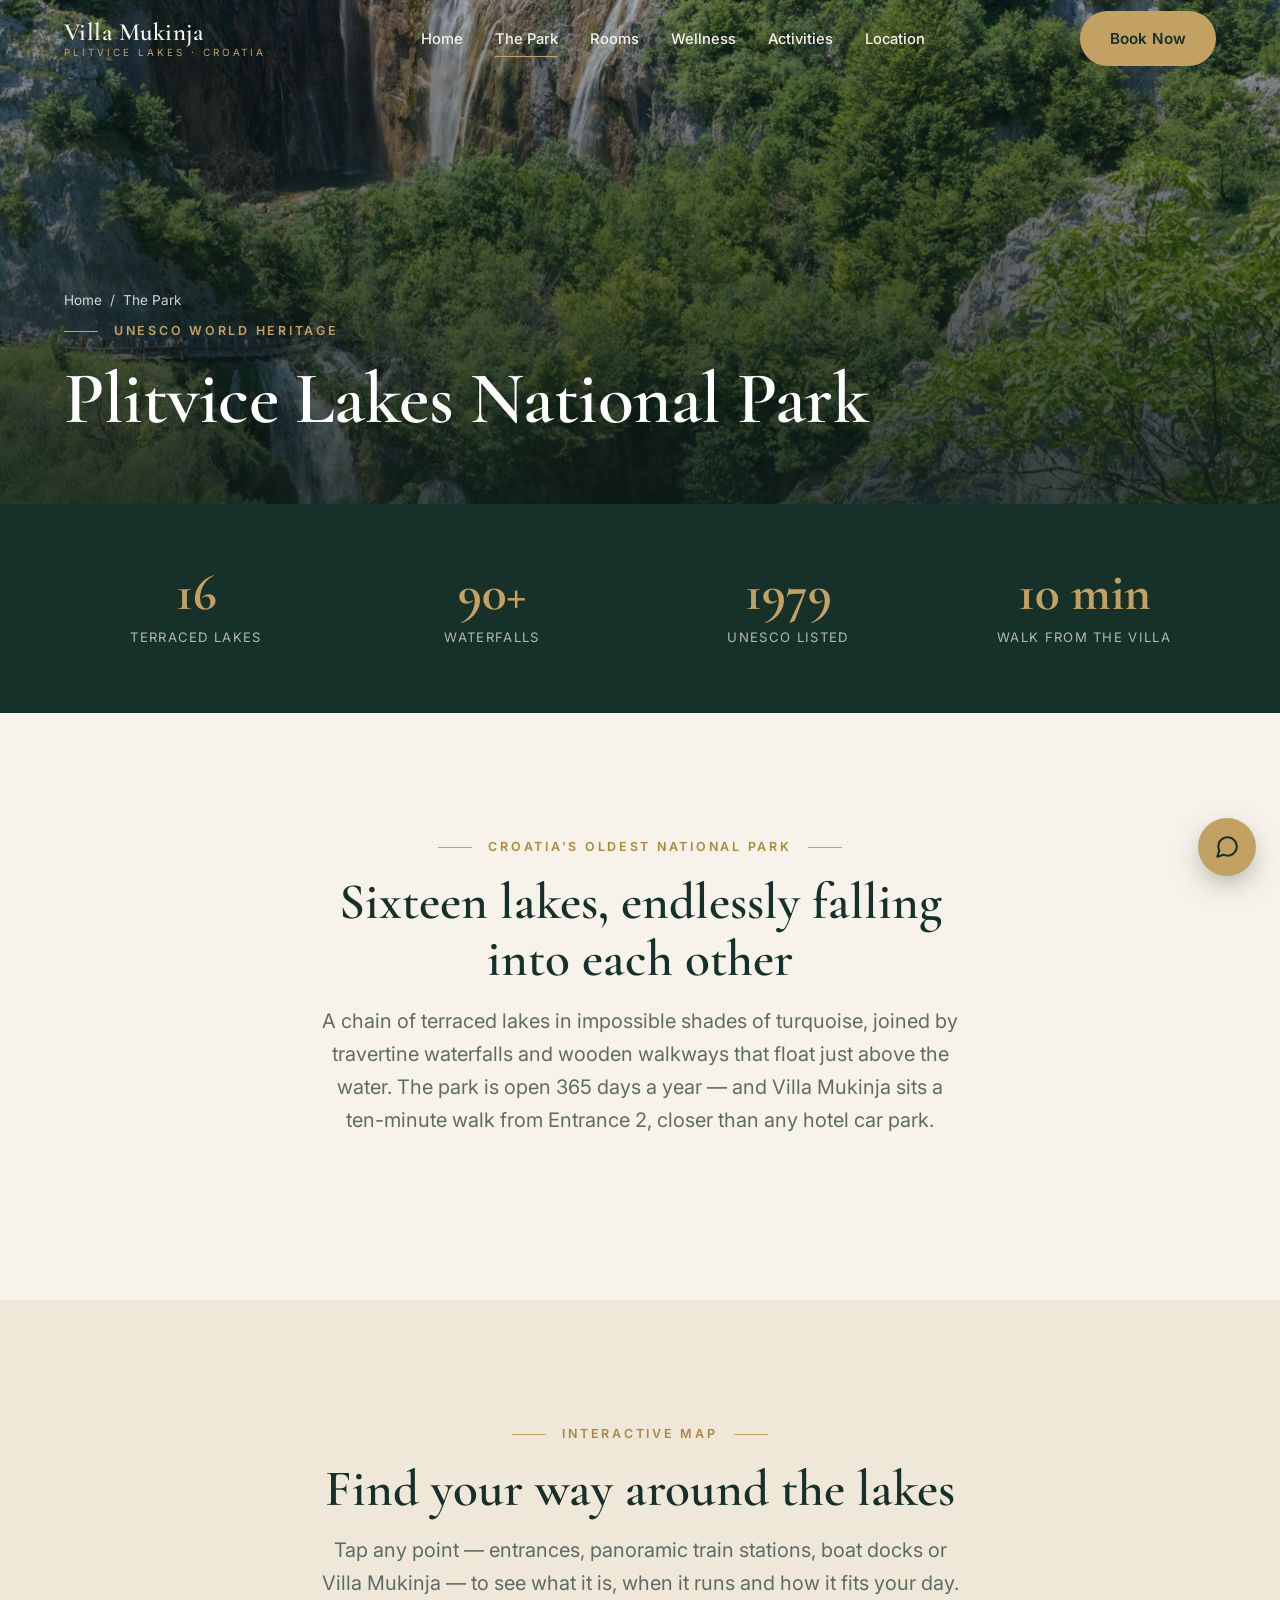
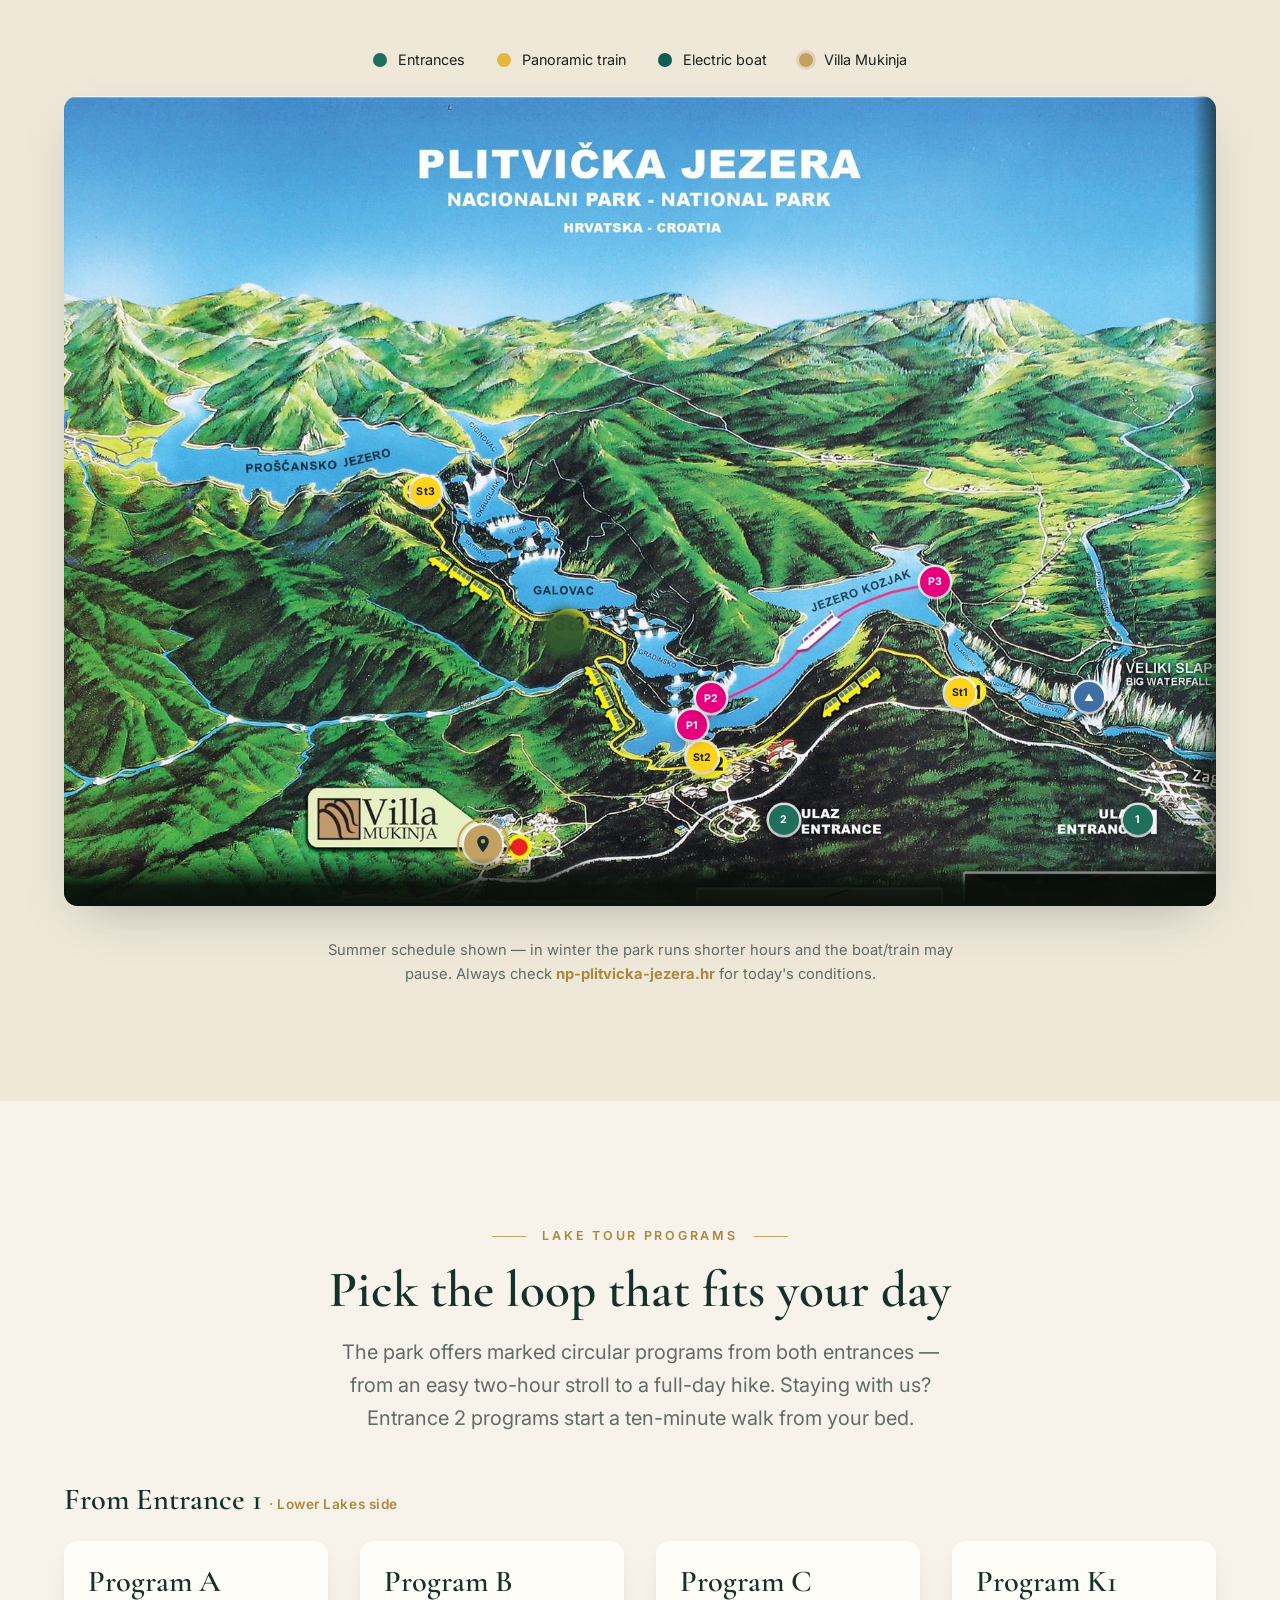
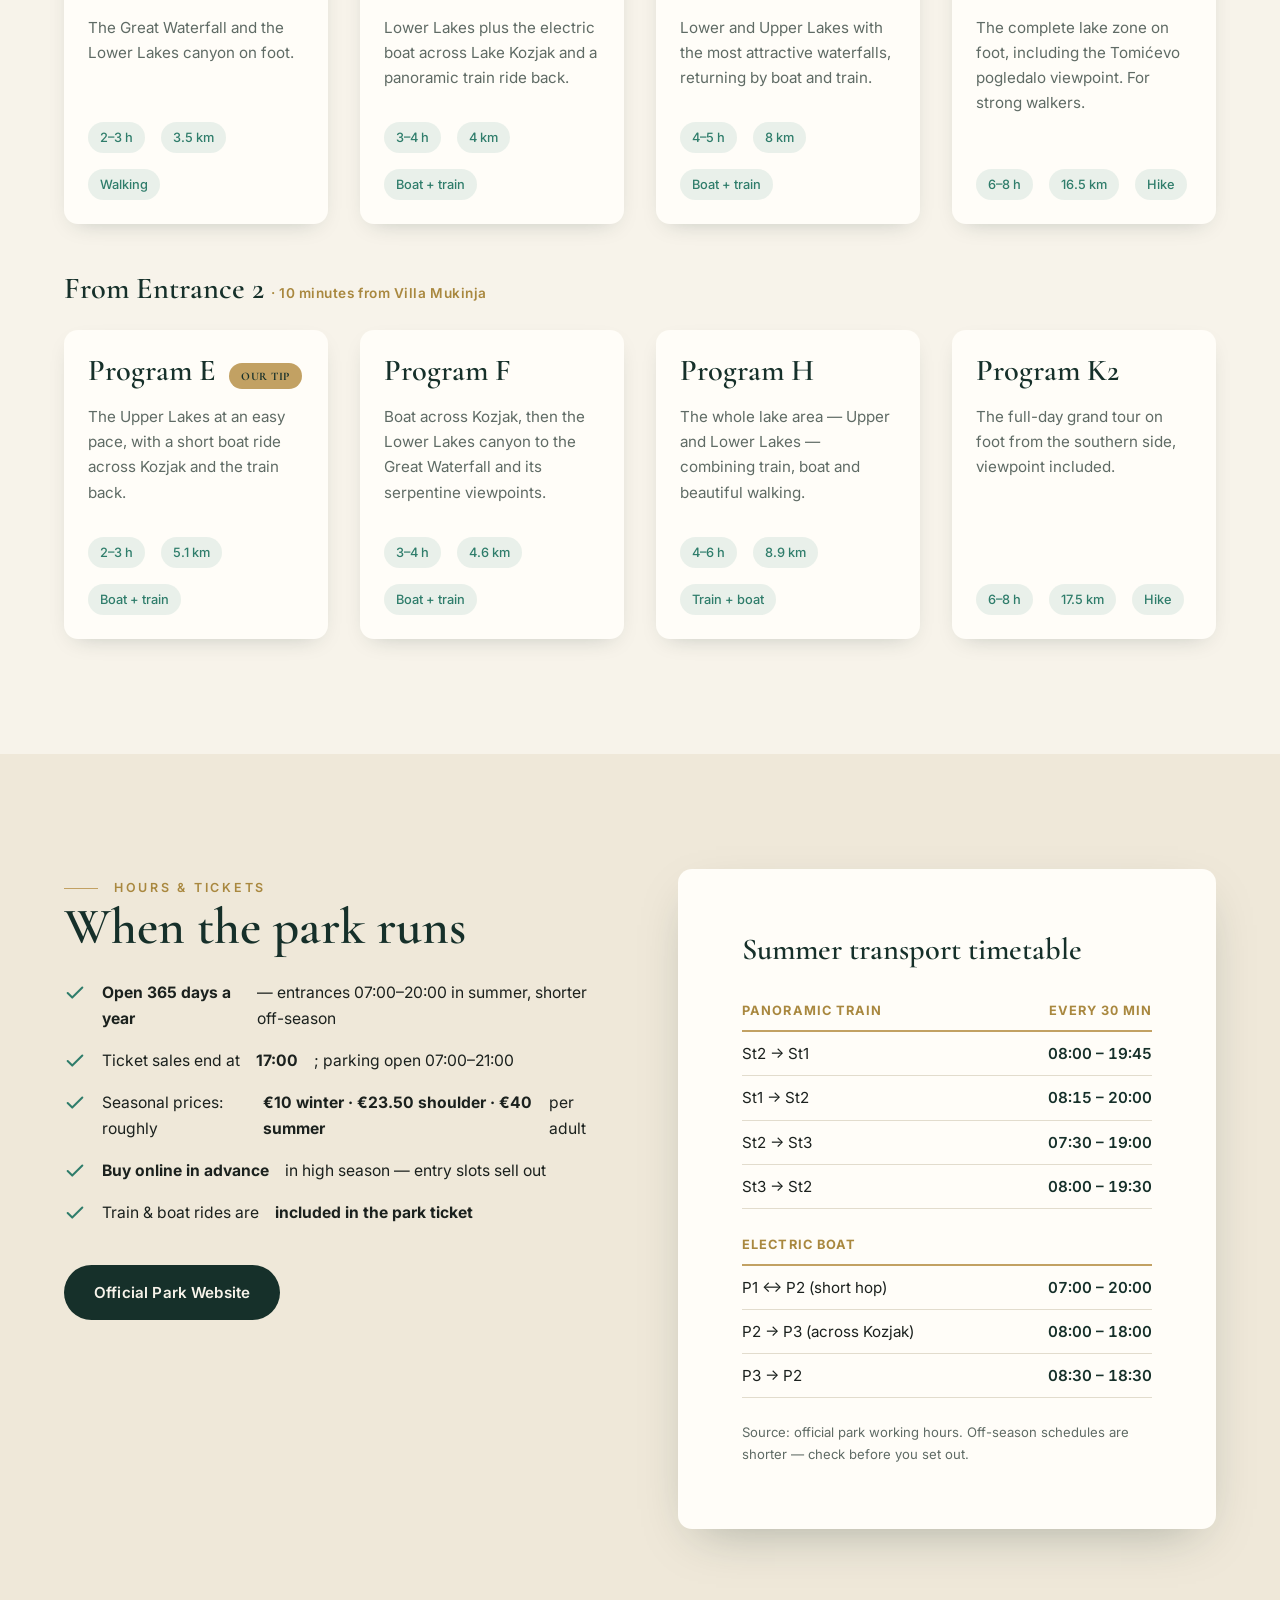
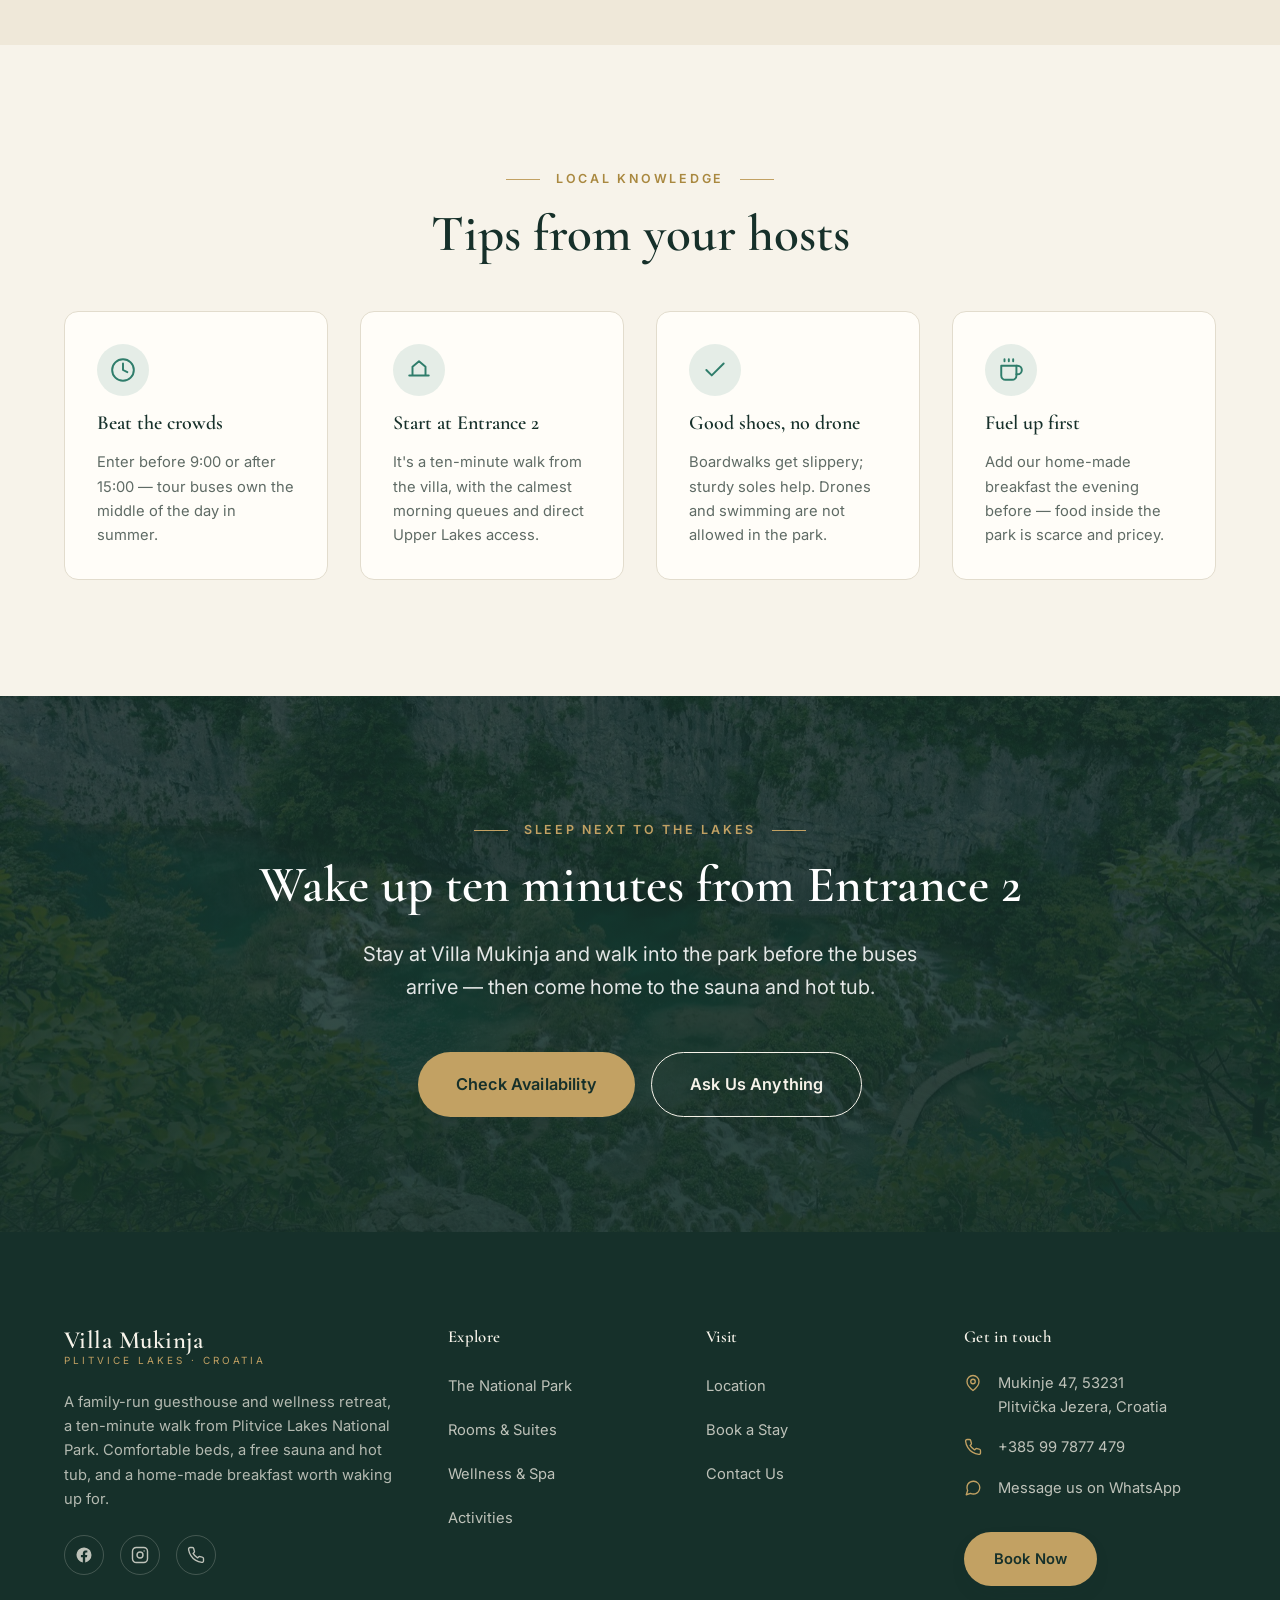
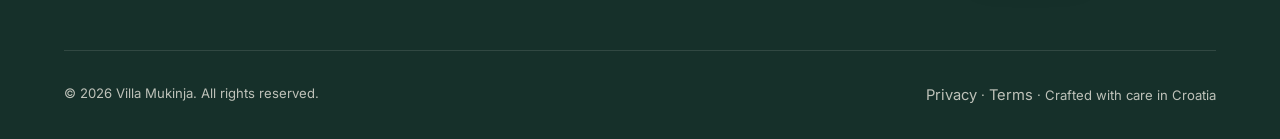
<file: park.html>
<!DOCTYPE html>
<html lang="en">
<head>
<meta charset="UTF-8">
<meta name="viewport" content="width=device-width, initial-scale=1">
<title>Plitvice Lakes National Park — Visitor Guide &amp; Interactive Map | Villa Mukinja</title>
<meta name="description" content="Plan your Plitvice Lakes visit: interactive park map with entrances, panoramic train stations (St1–St3) and electric boat docks (P1–P3), all lake tour programs, working hours and local tips — from Villa Mukinja, a 10-minute walk from Entrance 2.">
<link rel="canonical" href="https://www.plitvice-lakes.com/park">
<meta property="og:title" content="Plitvice Lakes National Park — Visitor Guide & Interactive Map">
<meta property="og:description" content="Entrances, train & boat stations, tour programs and working hours — everything you need to plan a perfect day at the lakes.">
<meta property="og:image" content="https://www.plitvice-lakes.com/assets/images/hero-nature-1.jpg">
<link rel="preconnect" href="https://fonts.googleapis.com">
<link rel="preconnect" href="https://fonts.gstatic.com" crossorigin>
<link href="https://fonts.googleapis.com/css2?family=Cormorant+Garamond:wght@500;600;700&family=Inter:wght@400;500;600;700&display=swap" rel="stylesheet">
<link rel="preload" as="image" href="assets/images/hero-nature-1.jpg" fetchpriority="high">
<link rel="stylesheet" href="assets/css/style.css?v=11">
<script type="application/ld+json">
{
  "@context": "https://schema.org",
  "@type": "TouristAttraction",
  "name": "Plitvice Lakes National Park",
  "description": "UNESCO World Heritage site with 16 terraced lakes and over 90 waterfalls in central Croatia.",
  "address": { "@type": "PostalAddress", "addressLocality": "Plitvička Jezera", "addressCountry": "HR" },
  "geo": { "@type": "GeoCoordinates", "latitude": 44.8654, "longitude": 15.5820 }
}
</script>
</head>
<body>

<header class="header">
  <div class="container">
    <a class="brand" href="index.html" aria-label="Villa Mukinja home"><span class="name">Villa Mukinja</span><span class="sub">Plitvice Lakes · Croatia</span></a>
    <nav class="nav" aria-label="Primary">
      <a href="index.html">Home</a>
      <a href="park.html" class="active">The Park</a>
      <a href="rooms.html">Rooms</a>
      <a href="wellness.html">Wellness</a>
      <a href="activities.html">Activities</a>
      <a href="contact.html">Location</a>
      <a class="btn btn-primary" href="booking.html" data-book>Book Now</a>
    </nav>
    <div class="header-cta">
      <a class="btn btn-primary" href="booking.html" data-book>Book Now</a>
      <button class="burger" aria-label="Open menu" aria-expanded="false"><span></span><span></span><span></span></button>
    </div>
  </div>
</header>

<section class="page-hero">
  <div class="bg"><img src="assets/images/hero-nature-1.jpg" alt="Waterfalls of Plitvice Lakes National Park" width="1800" height="1013"></div>
  <div class="container">
    <div class="crumbs reveal"><a href="index.html">Home</a> <span>/</span> <span>The Park</span></div>
    <span class="eyebrow reveal d1">UNESCO World Heritage</span>
    <h1 class="reveal d2">Plitvice Lakes National Park</h1>
  </div>
</section>

<!-- ============ QUICK FACTS ============ -->
<section class="section--tight section--pine">
  <div class="container">
    <div class="stats">
      <div class="stat reveal"><b data-count="16">0</b><span>Terraced lakes</span></div>
      <div class="stat reveal d1"><b data-count="90" data-suffix="+">0</b><span>Waterfalls</span></div>
      <div class="stat reveal d2"><b data-count="1979">0</b><span>UNESCO listed</span></div>
      <div class="stat reveal d3"><b data-count="10" data-suffix=" min">0</b><span>Walk from the villa</span></div>
    </div>
  </div>
</section>

<!-- ============ INTRO ============ -->
<section class="section">
  <div class="container">
    <div class="section-head center reveal">
      <span class="eyebrow center">Croatia's oldest national park</span>
      <h2>Sixteen lakes, endlessly falling into each other</h2>
      <p class="lead">A chain of terraced lakes in impossible shades of turquoise, joined by travertine waterfalls and wooden walkways that float just above the water. The park is open 365 days a year — and Villa Mukinja sits a ten-minute walk from Entrance 2, closer than any hotel car park.</p>
    </div>
  </div>
</section>

<!-- ============ INTERACTIVE MAP ============ -->
<section class="section section--cream2" id="map">
  <div class="container">
    <div class="section-head center reveal">
      <span class="eyebrow center">Interactive Map</span>
      <h2>Find your way around the lakes</h2>
      <p class="lead">Tap any point — entrances, panoramic train stations, boat docks or Villa Mukinja — to see what it is, when it runs and how it fits your day.</p>
    </div>

    <div class="park-legend reveal" role="list">
      <span role="listitem"><i class="lg lg-e"></i> Entrances</span>
      <span role="listitem"><i class="lg lg-st"></i> Panoramic train</span>
      <span role="listitem"><i class="lg lg-p"></i> Electric boat</span>
      <span role="listitem"><i class="lg lg-vm"></i> Villa Mukinja</span>
    </div>

    <div class="park-map-wrap reveal">
      <p class="park-swipe-hint">Tap the map to open it fullscreen</p>
      <div class="park-frame" id="park-frame">
        <div class="park-map" id="park-map">
          <img src="assets/images/park-map.jpg?v=1" alt="Hand-painted panoramic map of Plitvice Lakes National Park with entrances, train and boat stations" width="1636" height="1150">

          <!-- covers the printed old St3 badge (station no longer exists) -->
          <span class="poi-cover" style="left:43.4%;top:66.3%" aria-hidden="true"></span>

          <!-- clickable markers (positioned in % of the map box) -->
          <button class="poi poi-e" style="left:93.2%;top:89.4%" data-poi="e1" aria-label="Entrance 1">1</button>
          <button class="poi poi-e" style="left:62.5%;top:89.4%" data-poi="e2" aria-label="Entrance 2">2</button>
          <button class="poi poi-st" style="left:77.8%;top:73.7%" data-poi="st1" aria-label="Train station St1">St1</button>
          <button class="poi poi-st" style="left:55.4%;top:81.7%" data-poi="st2" aria-label="Train station St2">St2</button>
          <button class="poi poi-st" style="left:31.4%;top:48.9%" data-poi="st3" aria-label="Train station St3">St3</button>
          <button class="poi poi-p" style="left:54.5%;top:77.7%" data-poi="p1" aria-label="Boat dock P1">P1</button>
          <button class="poi poi-p" style="left:56.2%;top:74.4%" data-poi="p2" aria-label="Boat dock P2">P2</button>
          <button class="poi poi-p" style="left:75.6%;top:60.0%" data-poi="p3" aria-label="Boat dock P3">P3</button>
          <button class="poi poi-slap" style="left:89.0%;top:74.3%" data-poi="slap" aria-label="Veliki slap — the Great Waterfall">▲</button>
          <button class="poi poi-vm" style="left:36.4%;top:92.4%" data-poi="vm" aria-label="Villa Mukinja">
            <svg viewBox="0 0 24 24" fill="currentColor"><path d="M12 2a7 7 0 0 0-7 7c0 5 7 13 7 13s7-8 7-13a7 7 0 0 0-7-7zm0 9.5A2.5 2.5 0 1 1 12 6a2.5 2.5 0 0 1 0 5.5z"/></svg>
          </button>

          <!-- info bubble shown on the map itself -->
          <div class="map-bubble" id="map-bubble" hidden aria-live="polite">
            <button class="mb-close" id="mb-close" aria-label="Close" type="button">✕</button>
            <p class="mb-tag" id="mb-tag"></p>
            <h3 id="mb-title"></h3>
            <p id="mb-desc"></p>
            <ul id="mb-hours"></ul>
            <a class="btn btn-primary cta-primary" id="mb-btn" href="booking.html" data-book hidden>Book your stay</a>
          </div>
        </div>
        <button class="fs-close" id="fs-close" aria-label="Close fullscreen map" type="button" hidden>✕</button>
      </div>
    </div>

    <p class="park-note reveal">Summer schedule shown — in winter the park runs shorter hours and the boat/train may pause. Always check <a href="https://np-plitvicka-jezera.hr/en/" target="_blank" rel="noopener"><strong>np-plitvicka-jezera.hr</strong></a> for today's conditions.</p>
  </div>
</section>

<!-- ============ PROGRAMS ============ -->
<section class="section">
  <div class="container">
    <div class="section-head center reveal">
      <span class="eyebrow center">Lake Tour Programs</span>
      <h2>Pick the loop that fits your day</h2>
      <p class="lead">The park offers marked circular programs from both entrances — from an easy two-hour stroll to a full-day hike. Staying with us? Entrance 2 programs start a ten-minute walk from your bed.</p>
    </div>

    <div class="prog-group reveal">
      <h3 class="prog-head">From Entrance 1 <span>· Lower Lakes side</span></h3>
      <div class="grid grid-4">
        <article class="card"><div class="card-body">
          <h3>Program A</h3><p>The Great Waterfall and the Lower Lakes canyon on foot.</p>
          <div class="card-meta"><span class="chip">2–3 h</span><span class="chip">3.5 km</span><span class="chip">Walking</span></div>
        </div></article>
        <article class="card"><div class="card-body">
          <h3>Program B</h3><p>Lower Lakes plus the electric boat across Lake Kozjak and a panoramic train ride back.</p>
          <div class="card-meta"><span class="chip">3–4 h</span><span class="chip">4 km</span><span class="chip">Boat + train</span></div>
        </div></article>
        <article class="card"><div class="card-body">
          <h3>Program C</h3><p>Lower and Upper Lakes with the most attractive waterfalls, returning by boat and train.</p>
          <div class="card-meta"><span class="chip">4–5 h</span><span class="chip">8 km</span><span class="chip">Boat + train</span></div>
        </div></article>
        <article class="card"><div class="card-body">
          <h3>Program K1</h3><p>The complete lake zone on foot, including the Tomićevo pogledalo viewpoint. For strong walkers.</p>
          <div class="card-meta"><span class="chip">6–8 h</span><span class="chip">16.5 km</span><span class="chip">Hike</span></div>
        </div></article>
      </div>
    </div>

    <div class="prog-group reveal">
      <h3 class="prog-head">From Entrance 2 <span>· 10 minutes from Villa Mukinja</span></h3>
      <div class="grid grid-4">
        <article class="card"><div class="card-body">
          <h3>Program E <span class="card-tag" style="position:static;margin-left:6px">Our tip</span></h3>
          <p>The Upper Lakes at an easy pace, with a short boat ride across Kozjak and the train back.</p>
          <div class="card-meta"><span class="chip">2–3 h</span><span class="chip">5.1 km</span><span class="chip">Boat + train</span></div>
        </div></article>
        <article class="card"><div class="card-body">
          <h3>Program F</h3><p>Boat across Kozjak, then the Lower Lakes canyon to the Great Waterfall and its serpentine viewpoints.</p>
          <div class="card-meta"><span class="chip">3–4 h</span><span class="chip">4.6 km</span><span class="chip">Boat + train</span></div>
        </div></article>
        <article class="card"><div class="card-body">
          <h3>Program H</h3><p>The whole lake area — Upper and Lower Lakes — combining train, boat and beautiful walking.</p>
          <div class="card-meta"><span class="chip">4–6 h</span><span class="chip">8.9 km</span><span class="chip">Train + boat</span></div>
        </div></article>
        <article class="card"><div class="card-body">
          <h3>Program K2</h3><p>The full-day grand tour on foot from the southern side, viewpoint included.</p>
          <div class="card-meta"><span class="chip">6–8 h</span><span class="chip">17.5 km</span><span class="chip">Hike</span></div>
        </div></article>
      </div>
    </div>
  </div>
</section>

<!-- ============ HOURS & TICKETS ============ -->
<section class="section section--cream2">
  <div class="container">
    <div class="split" style="align-items:start">
      <div class="reveal">
        <span class="eyebrow">Hours &amp; Tickets</span>
        <h2>When the park runs</h2>
        <ul class="feature-list">
          <li><svg viewBox="0 0 24 24" fill="none" stroke="currentColor" stroke-width="2.2" stroke-linecap="round" stroke-linejoin="round"><path d="M20 6 9 17l-5-5"/></svg> <strong>Open 365 days a year</strong> — entrances 07:00–20:00 in summer, shorter off-season</li>
          <li><svg viewBox="0 0 24 24" fill="none" stroke="currentColor" stroke-width="2.2" stroke-linecap="round" stroke-linejoin="round"><path d="M20 6 9 17l-5-5"/></svg> Ticket sales end at <strong>17:00</strong>; parking open 07:00–21:00</li>
          <li><svg viewBox="0 0 24 24" fill="none" stroke="currentColor" stroke-width="2.2" stroke-linecap="round" stroke-linejoin="round"><path d="M20 6 9 17l-5-5"/></svg> Seasonal prices: roughly <strong>€10 winter · €23.50 shoulder · €40 summer</strong> per adult</li>
          <li><svg viewBox="0 0 24 24" fill="none" stroke="currentColor" stroke-width="2.2" stroke-linecap="round" stroke-linejoin="round"><path d="M20 6 9 17l-5-5"/></svg> <strong>Buy online in advance</strong> in high season — entry slots sell out</li>
          <li><svg viewBox="0 0 24 24" fill="none" stroke="currentColor" stroke-width="2.2" stroke-linecap="round" stroke-linejoin="round"><path d="M20 6 9 17l-5-5"/></svg> Train &amp; boat rides are <strong>included in the park ticket</strong></li>
        </ul>
        <a class="btn btn-dark" href="https://np-plitvicka-jezera.hr/en/" target="_blank" rel="noopener" style="margin-top:var(--s2)">Official Park Website</a>
      </div>
      <div class="reveal d1">
        <div class="form-card">
          <h3 style="margin-bottom:var(--s3)">Summer transport timetable</h3>
          <div class="hours-table">
            <div class="hrow hhead"><span>Panoramic train</span><span>Every 30 min</span></div>
            <div class="hrow"><span>St2 → St1</span><span>08:00 – 19:45</span></div>
            <div class="hrow"><span>St1 → St2</span><span>08:15 – 20:00</span></div>
            <div class="hrow"><span>St2 → St3</span><span>07:30 – 19:00</span></div>
            <div class="hrow"><span>St3 → St2</span><span>08:00 – 19:30</span></div>
            <div class="hrow hhead" style="margin-top:var(--s2)"><span>Electric boat</span><span></span></div>
            <div class="hrow"><span>P1 ↔ P2 (short hop)</span><span>07:00 – 20:00</span></div>
            <div class="hrow"><span>P2 → P3 (across Kozjak)</span><span>08:00 – 18:00</span></div>
            <div class="hrow"><span>P3 → P2</span><span>08:30 – 18:30</span></div>
          </div>
          <p class="form-note" style="margin-top:var(--s3)">Source: official park working hours. Off-season schedules are shorter — check before you set out.</p>
        </div>
      </div>
    </div>
  </div>
</section>

<!-- ============ TIPS ============ -->
<section class="section">
  <div class="container">
    <div class="section-head center reveal">
      <span class="eyebrow center">Local Knowledge</span>
      <h2>Tips from your hosts</h2>
    </div>
    <div class="grid grid-4">
      <div class="amenity reveal"><div class="ic"><svg viewBox="0 0 24 24" fill="none" stroke="currentColor" stroke-width="1.8" stroke-linecap="round" stroke-linejoin="round"><circle cx="12" cy="12" r="10"/><path d="M12 6v6l4 2"/></svg></div><h3>Beat the crowds</h3><p>Enter before 9:00 or after 15:00 — tour buses own the middle of the day in summer.</p></div>
      <div class="amenity reveal d1"><div class="ic"><svg viewBox="0 0 24 24" fill="none" stroke="currentColor" stroke-width="1.8" stroke-linecap="round" stroke-linejoin="round"><path d="M3 17h18M6 17V9l6-5 6 5v8"/></svg></div><h3>Start at Entrance 2</h3><p>It's a ten-minute walk from the villa, with the calmest morning queues and direct Upper Lakes access.</p></div>
      <div class="amenity reveal d2"><div class="ic"><svg viewBox="0 0 24 24" fill="none" stroke="currentColor" stroke-width="1.8" stroke-linecap="round" stroke-linejoin="round"><path d="M20 6 9 17l-5-5"/></svg></div><h3>Good shoes, no drone</h3><p>Boardwalks get slippery; sturdy soles help. Drones and swimming are not allowed in the park.</p></div>
      <div class="amenity reveal d3"><div class="ic"><svg viewBox="0 0 24 24" fill="none" stroke="currentColor" stroke-width="1.8" stroke-linecap="round" stroke-linejoin="round"><path d="M17 8h1a4 4 0 1 1 0 8h-1"/><path d="M3 8h14v9a4 4 0 0 1-4 4H7a4 4 0 0 1-4-4Z"/><path d="M6 2v2M10 2v2M14 2v2"/></svg></div><h3>Fuel up first</h3><p>Add our home-made breakfast the evening before — food inside the park is scarce and pricey.</p></div>
    </div>
  </div>
</section>

<!-- ============ CTA ============ -->
<section class="section cta-band">
  <div class="bg"><img src="assets/images/hero-nature-3.jpg" alt="" loading="lazy" aria-hidden="true"></div>
  <div class="container">
    <span class="eyebrow center reveal">Sleep next to the lakes</span>
    <h2 class="reveal d1">Wake up ten minutes from Entrance 2</h2>
    <p class="lead reveal d2">Stay at Villa Mukinja and walk into the park before the buses arrive — then come home to the sauna and hot tub.</p>
    <div class="hero-actions reveal d3">
      <a class="btn btn-primary btn-lg cta-primary" href="booking.html" data-book>Check Availability</a>
      <a class="btn btn-outline btn-lg whatsapp-link" href="https://wa.me/385997877479" target="_blank" rel="noopener">Ask Us Anything</a>
    </div>
  </div>
</section>

<footer class="footer">
  <div class="container">
    <div class="footer-grid">
      <div>
        <a class="brand" href="index.html" style="margin-bottom:var(--s3)"><span class="name">Villa Mukinja</span><span class="sub">Plitvice Lakes · Croatia</span></a>
        <p>A family-run guesthouse and wellness retreat, a ten-minute walk from Plitvice Lakes National Park. Comfortable beds, a free sauna and hot tub, and a home-made breakfast worth waking up for.</p>
        <div class="socials">
          <a href="https://www.facebook.com/villa.mukinja/" target="_blank" rel="noopener" aria-label="Facebook"><svg viewBox="0 0 24 24" fill="currentColor"><path d="M22 12a10 10 0 1 0-11.56 9.88v-6.99H7.9V12h2.54V9.8c0-2.5 1.49-3.89 3.78-3.89 1.09 0 2.24.2 2.24.2v2.46h-1.26c-1.24 0-1.63.77-1.63 1.56V12h2.78l-.45 2.89h-2.33v6.99A10 10 0 0 0 22 12Z"/></svg></a>
          <a href="https://www.instagram.com/villamukinja" target="_blank" rel="noopener" aria-label="Instagram"><svg viewBox="0 0 24 24" fill="none" stroke="currentColor" stroke-width="1.9" stroke-linecap="round" stroke-linejoin="round"><rect x="2" y="2" width="20" height="20" rx="5"/><circle cx="12" cy="12" r="4"/><path d="M17.5 6.5h.01"/></svg></a>
          <a href="https://wa.me/385997877479" target="_blank" rel="noopener" aria-label="WhatsApp" class="whatsapp-link"><svg viewBox="0 0 24 24" fill="none" stroke="currentColor" stroke-width="1.8" stroke-linecap="round" stroke-linejoin="round"><path d="M22 16.92v3a2 2 0 0 1-2.18 2 19.79 19.79 0 0 1-8.63-3.07 19.5 19.5 0 0 1-6-6 19.79 19.79 0 0 1-3.07-8.67A2 2 0 0 1 4.11 2h3a2 2 0 0 1 2 1.72c.13.96.36 1.9.7 2.81a2 2 0 0 1-.45 2.11L8.09 9.91a16 16 0 0 0 6 6l1.27-1.27a2 2 0 0 1 2.11-.45c.91.34 1.85.57 2.81.7A2 2 0 0 1 22 16.92Z"/></svg></a>
        </div>
      </div>
      <div>
        <h4>Explore</h4>
        <ul>
          <li><a href="park.html">The National Park</a></li>
          <li><a href="rooms.html">Rooms &amp; Suites</a></li>
          <li><a href="wellness.html">Wellness &amp; Spa</a></li>
          <li><a href="activities.html">Activities</a></li>
        </ul>
      </div>
      <div>
        <h4>Visit</h4>
        <ul>
          <li><a href="contact.html">Location</a></li>
          <li><a href="booking.html" data-book>Book a Stay</a></li>
          <li><a href="contact.html">Contact Us</a></li>
        </ul>
      </div>
      <div>
        <h4>Get in touch</h4>
        <div class="contact-row"><svg viewBox="0 0 24 24" fill="none" stroke="currentColor" stroke-width="1.8" stroke-linecap="round" stroke-linejoin="round"><path d="M20 10c0 6-8 12-8 12s-8-6-8-12a8 8 0 0 1 16 0Z"/><circle cx="12" cy="10" r="3"/></svg><span>Mukinje 47, 53231<br>Plitvička Jezera, Croatia</span></div>
        <div class="contact-row"><svg viewBox="0 0 24 24" fill="none" stroke="currentColor" stroke-width="1.8" stroke-linecap="round" stroke-linejoin="round"><path d="M22 16.92v3a2 2 0 0 1-2.18 2 19.79 19.79 0 0 1-8.63-3.07 19.5 19.5 0 0 1-6-6 19.79 19.79 0 0 1-3.07-8.67A2 2 0 0 1 4.11 2h3a2 2 0 0 1 2 1.72c.13.96.36 1.9.7 2.81a2 2 0 0 1-.45 2.11L8.09 9.91a16 16 0 0 0 6 6l1.27-1.27a2 2 0 0 1 2.11-.45c.91.34 1.85.57 2.81.7A2 2 0 0 1 22 16.92Z"/></svg><a href="tel:+385997877479">+385 99 7877 479</a></div>
        <div class="contact-row"><svg viewBox="0 0 24 24" fill="none" stroke="currentColor" stroke-width="1.8" stroke-linecap="round" stroke-linejoin="round"><path d="M21 11.5a8.38 8.38 0 0 1-.9 3.8 8.5 8.5 0 0 1-7.6 4.7 8.38 8.38 0 0 1-3.8-.9L3 21l1.9-5.7a8.38 8.38 0 0 1-.9-3.8 8.5 8.5 0 0 1 4.7-7.6 8.38 8.38 0 0 1 3.8-.9h.5a8.48 8.48 0 0 1 8 8v.5z"/></svg><a href="https://wa.me/385997877479" target="_blank" rel="noopener" class="whatsapp-link">Message us on WhatsApp</a></div>
        <a class="btn btn-primary cta-primary" href="booking.html" data-book style="margin-top:var(--s2)">Book Now</a>
      </div>
    </div>
    <div class="footer-bottom">
      <span>© <span id="year">2026</span> Villa Mukinja. All rights reserved.</span>
      <span><a href="privacy.html">Privacy</a> · <a href="terms.html">Terms</a> · Crafted with care in Croatia</span>
    </div>
  </div>
</footer>

<div class="chat-fab" id="chat-fab">
  <div class="chat-fab-options">
    <a class="fab-opt fab-wa whatsapp-link" href="https://wa.me/385997877479" target="_blank" rel="noopener"><svg viewBox="0 0 24 24" fill="none" stroke="currentColor" stroke-width="1.8" stroke-linecap="round" stroke-linejoin="round"><path d="M21 11.5a8.38 8.38 0 0 1-.9 3.8 8.5 8.5 0 0 1-7.6 4.7 8.38 8.38 0 0 1-3.8-.9L3 21l1.9-5.7a8.38 8.38 0 0 1-.9-3.8 8.5 8.5 0 0 1 4.7-7.6 8.38 8.38 0 0 1 3.8-.9h.5a8.48 8.48 0 0 1 8 8v.5z"/></svg><span>WhatsApp</span></a>
    <a class="fab-opt fab-call" href="tel:+385997877479"><svg viewBox="0 0 24 24" fill="none" stroke="currentColor" stroke-width="1.8" stroke-linecap="round" stroke-linejoin="round"><path d="M22 16.92v3a2 2 0 0 1-2.18 2 19.79 19.79 0 0 1-8.63-3.07 19.5 19.5 0 0 1-6-6 19.79 19.79 0 0 1-3.07-8.67A2 2 0 0 1 4.11 2h3a2 2 0 0 1 2 1.72c.13.96.36 1.9.7 2.81a2 2 0 0 1-.45 2.11L8.09 9.91a16 16 0 0 0 6 6l1.27-1.27a2 2 0 0 1 2.11-.45c.91.34 1.85.57 2.81.7A2 2 0 0 1 22 16.92Z"/></svg><span>Call us</span></a>
  </div>
  <button class="chat-fab-btn" aria-label="Contact us" aria-expanded="false" type="button">
    <svg class="ic-chat" viewBox="0 0 24 24" fill="none" stroke="currentColor" stroke-width="1.9" stroke-linecap="round" stroke-linejoin="round"><path d="M21 11.5a8.38 8.38 0 0 1-.9 3.8 8.5 8.5 0 0 1-7.6 4.7 8.38 8.38 0 0 1-3.8-.9L3 21l1.9-5.7a8.38 8.38 0 0 1-.9-3.8 8.5 8.5 0 0 1 4.7-7.6 8.38 8.38 0 0 1 3.8-.9h.5a8.48 8.48 0 0 1 8 8v.5z"/></svg>
    <svg class="ic-close" viewBox="0 0 24 24" fill="none" stroke="currentColor" stroke-width="2.2" stroke-linecap="round"><path d="M18 6 6 18M6 6l12 12"/></svg>
  </button>
</div>

<script src="assets/js/main.js?v=11"></script>
<script>
/* Interactive park map — on-map bubbles; mobile opens fullscreen landscape */
(function () {
  var DATA = {
    e1: { tag: "Park entrance · north", title: "Entrance 1 (Rastovača)", desc: "The northern gate, beside the Lower Lakes canyon and the Great Waterfall. Programs A, B, C and K1 start here. About 5 minutes by car from Villa Mukinja.", hours: ["Entrance: 07:00 – 20:00 (summer)", "Ticket sales until 17:00"] },
    e2: { tag: "Park entrance · south", title: "Entrance 2 (Hladovina)", desc: "The southern gate and the closest one to us — a 10-minute walk from Villa Mukinja. Programs E, F, H and K2 start here.", hours: ["Entrance: 07:00 – 20:00 (summer)", "Ticket sales until 17:00"] },
    st1: { tag: "Panoramic train station", title: "Station St1", desc: "The Lower Lakes station of the panoramic road-train, near Entrance 1.", hours: ["St1 → St2: 08:15 – 20:00, every 30 min", "St2 → St1: 08:00 – 19:45, every 30 min"] },
    st2: { tag: "Panoramic train station · hub", title: "Station St2", desc: "The central hub above Entrance 2 — trains run north to St1 and south to St3.", hours: ["St2 → St1: 08:00 – 19:45, every 30 min", "St2 → St3: 07:30 – 19:00, every 30 min"] },
    st3: { tag: "Panoramic train station", title: "Station St3", desc: "The Upper Lakes terminus by Prošćansko jezero. (Formerly St4 — the old St3 stop no longer exists.)", hours: ["St3 → St2: 08:00 – 19:30, every 30 min", "St2 → St3: 07:30 – 19:00, every 30 min"] },
    p1: { tag: "Electric boat dock", title: "Dock P1", desc: "The dock on the Entrance 2 side of Lake Kozjak — a silent two-minute hop to P2, all day long.", hours: ["P1 ↔ P2: 07:00 – 20:00, as needed"] },
    p2: { tag: "Electric boat dock", title: "Dock P2", desc: "Departure point for the beautiful 20-minute glide down Lake Kozjak to P3.", hours: ["P2 → P3: 08:00 – 18:00, every 30 min"] },
    p3: { tag: "Electric boat dock", title: "Dock P3", desc: "The northern dock where Kozjak narrows into the Lower Lakes canyon.", hours: ["P3 → P2: 08:30 – 18:30, every 30 min"] },
    slap: { tag: "Natural landmark", title: "Veliki slap", desc: "Croatia's tallest waterfall — 78 m of free-falling water at the end of the Lower Lakes canyon. Best light in the morning.", hours: [] },
    vm: { tag: "Your home base", title: "Villa Mukinja", desc: "Our family guesthouse in Mukinje village — a 10-minute walk from Entrance 2, with sauna and hot tub waiting after your lake day.", hours: [], book: true }
  };
  var frame = document.getElementById("park-frame"), map = document.getElementById("park-map");
  if (!frame || !map) return;
  var bubble = document.getElementById("map-bubble"), fsClose = document.getElementById("fs-close");
  var mbTag = document.getElementById("mb-tag"), mbTitle = document.getElementById("mb-title"),
      mbDesc = document.getElementById("mb-desc"), mbHours = document.getElementById("mb-hours"),
      mbBtn = document.getElementById("mb-btn");
  var isMobile = function () { return window.matchMedia("(max-width: 860px)").matches; };
  var isFS = function () { return document.body.classList.contains("fs-map-open"); };

  function hideBubble() {
    bubble.hidden = true;
    map.querySelectorAll(".poi.active").forEach(function (p) { p.classList.remove("active"); });
  }

  function showBubble(poi) {
    var d = DATA[poi.dataset.poi];
    if (!d) return;
    map.querySelectorAll(".poi.active").forEach(function (p) { p.classList.remove("active"); });
    poi.classList.add("active");
    mbTag.textContent = d.tag;
    mbTitle.textContent = d.title;
    mbDesc.textContent = d.desc;
    mbHours.innerHTML = "";
    d.hours.forEach(function (h) { var li = document.createElement("li"); li.textContent = h; mbHours.appendChild(li); });
    mbHours.style.display = d.hours.length ? "" : "none";
    mbBtn.hidden = !d.book;
    bubble.hidden = false;

    if (isFS()) {
      bubble.classList.add("corner");
      bubble.style.left = ""; bubble.style.top = ""; bubble.style.right = "";
    } else {
      // desktop: place the bubble next to the pin, kept inside the map
      bubble.classList.remove("corner");
      var px = parseFloat(poi.style.left), py = parseFloat(poi.style.top);
      var bw = 34; // bubble width as % of map (approx, clamped below)
      var left = px > 55 ? px - bw - 4 : px + 4;
      left = Math.max(1, Math.min(left, 99 - bw));
      var top = py > 55 ? py - 42 : py + 6;
      top = Math.max(2, Math.min(top, 60));
      bubble.style.left = left + "%";
      bubble.style.top = top + "%";
      bubble.style.right = "auto";
    }
    if (window.dataLayer) window.dataLayer.push({ event: "park_map_poi", poi: poi.dataset.poi });
  }

  map.addEventListener("click", function (e) {
    var poi = e.target.closest(".poi");
    if (poi && (!isMobile() || isFS())) { e.stopPropagation(); showBubble(poi); return; }
    if (e.target.closest("#mb-close")) { e.stopPropagation(); hideBubble(); return; }
    if (e.target.closest(".map-bubble")) return;
    if (isMobile() && !isFS()) { enterFS(); return; }
    hideBubble();
  });

  function enterFS() {
    document.body.classList.add("fs-map-open");
    fsClose.hidden = false;
    hideBubble();
  }
  function exitFS() {
    document.body.classList.remove("fs-map-open");
    fsClose.hidden = true;
    hideBubble();
  }
  fsClose.addEventListener("click", exitFS);
  frame.addEventListener("click", function (e) {
    if (isFS() && e.target === frame) exitFS();
  });
  document.addEventListener("keydown", function (e) { if (e.key === "Escape" && isFS()) exitFS(); });
})();
</script>
</body>
</html>
</file>
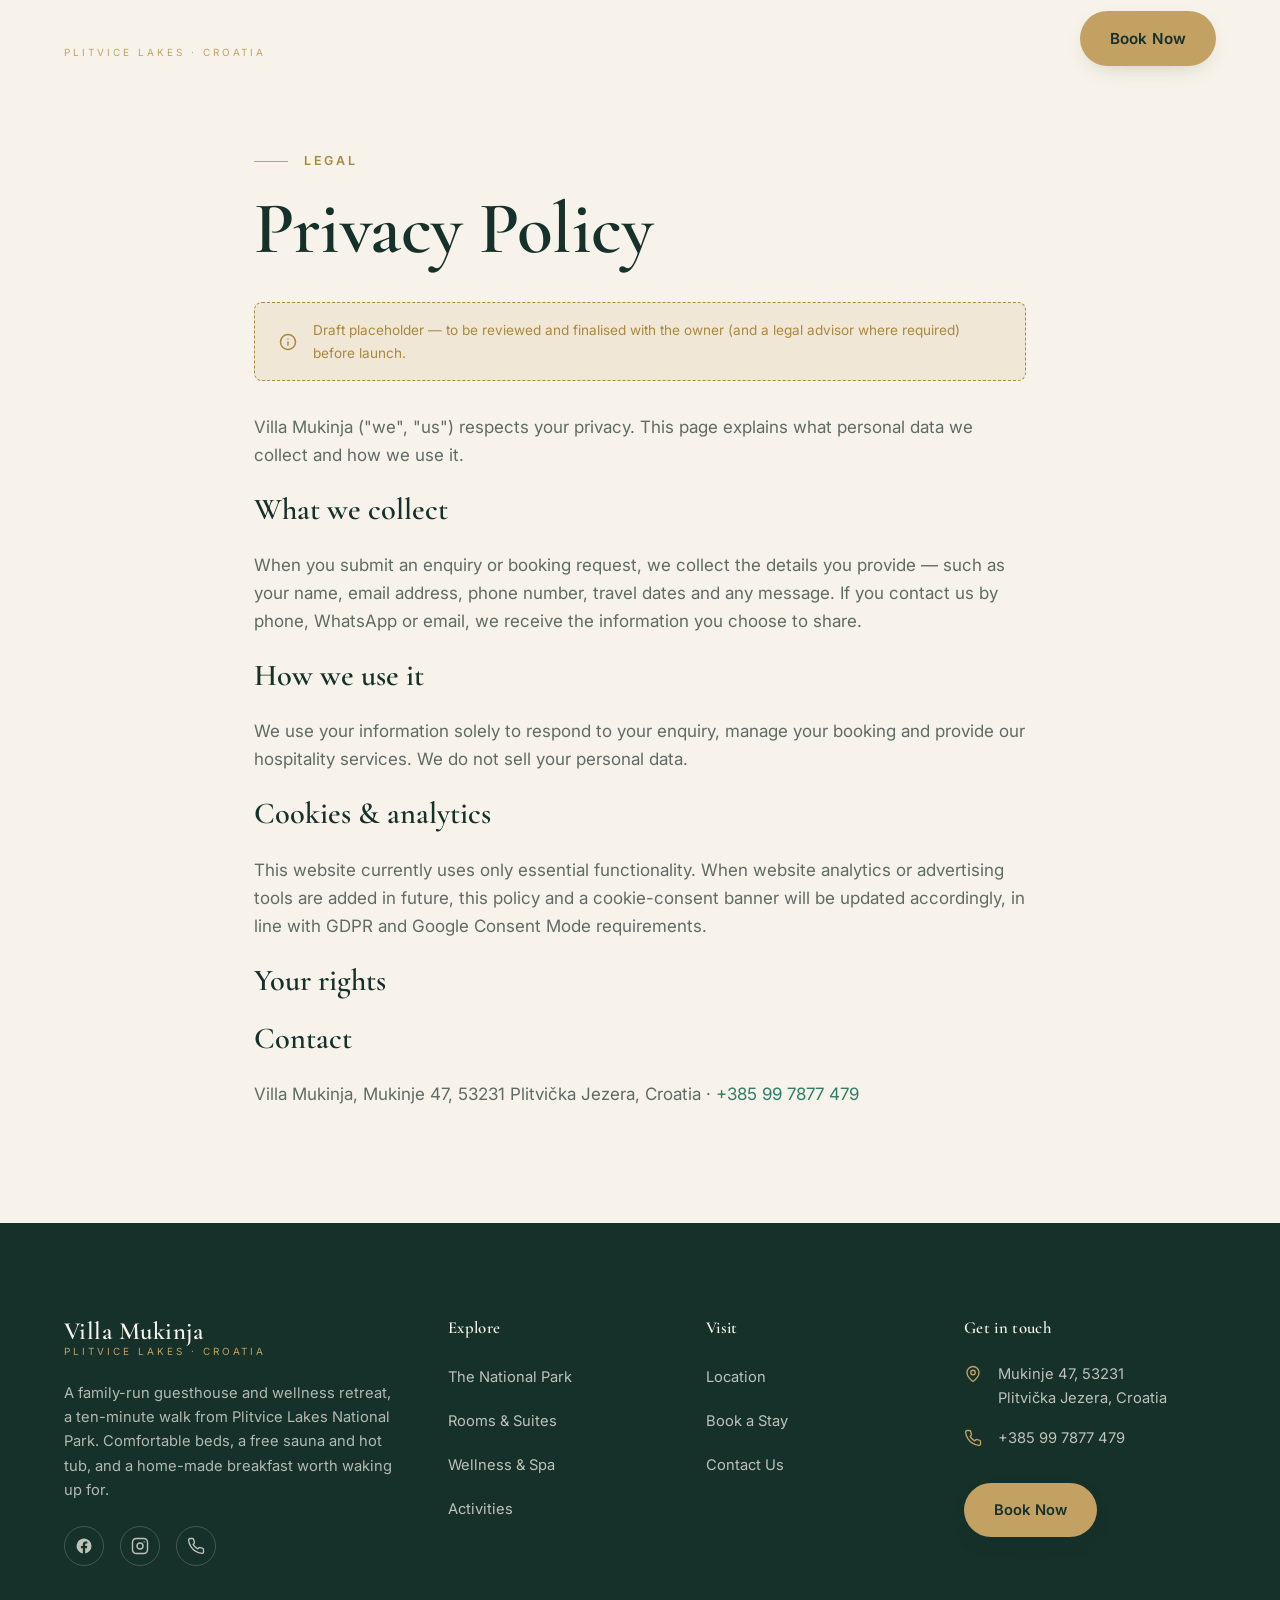
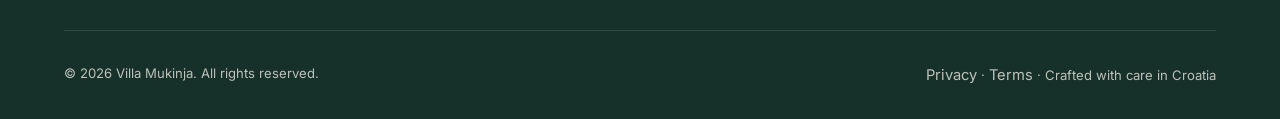
<file: privacy.html>
<!DOCTYPE html>
<html lang="en">
<head>
<meta charset="UTF-8">
<meta name="viewport" content="width=device-width, initial-scale=1">
<title>Privacy Policy | Villa Mukinja</title>
<meta name="description" content="How Villa Mukinja handles your personal data when you contact us or make a booking enquiry.">
<link rel="canonical" href="https://www.plitvice-lakes.com/privacy">
<meta name="robots" content="noindex, follow">
<link rel="preconnect" href="https://fonts.googleapis.com">
<link rel="preconnect" href="https://fonts.gstatic.com" crossorigin>
<link href="https://fonts.googleapis.com/css2?family=Cormorant+Garamond:wght@500;600;700&family=Inter:wght@400;500;600;700&display=swap" rel="stylesheet">
<link rel="stylesheet" href="assets/css/style.css?v=11">
</head>
<body>

<header class="header">
  <div class="container">
    <a class="brand" href="index.html" aria-label="Villa Mukinja home"><span class="name">Villa Mukinja</span><span class="sub">Plitvice Lakes · Croatia</span></a>
    <nav class="nav" aria-label="Primary">
      <a href="index.html">Home</a><a href="park.html">The Park</a><a href="rooms.html">Rooms</a><a href="wellness.html">Wellness</a><a href="activities.html">Activities</a><a href="contact.html">Location</a>
      <a class="btn btn-primary" href="booking.html" data-book>Book Now</a>
    </nav>
    <div class="header-cta">
      <a class="btn btn-primary" href="booking.html" data-book>Book Now</a>
      <button class="burger" aria-label="Open menu" aria-expanded="false"><span></span><span></span><span></span></button>
    </div>
  </div>
</header>

<section class="section" style="padding-top:calc(var(--header-h) + var(--s6))">
  <div class="container" style="max-width:820px">
    <span class="eyebrow">Legal</span>
    <h1 style="margin:var(--s2) 0 var(--s4)">Privacy Policy</h1>
    <div class="placeholder-note" style="margin-bottom:var(--s4)"><svg viewBox="0 0 24 24" fill="none" stroke="currentColor" stroke-width="2" stroke-linecap="round" stroke-linejoin="round"><circle cx="12" cy="12" r="10"/><path d="M12 16v-4M12 8h.01"/></svg> Draft placeholder — to be reviewed and finalised with the owner (and a legal advisor where required) before launch.</div>

    <div style="display:flex;flex-direction:column;gap:var(--s3)">
      <p>Villa Mukinja ("we", "us") respects your privacy. This page explains what personal data we collect and how we use it.</p>
      <h3>What we collect</h3>
      <p>When you submit an enquiry or booking request, we collect the details you provide — such as your name, email address, phone number, travel dates and any message. If you contact us by phone, WhatsApp or email, we receive the information you choose to share.</p>
      <h3>How we use it</h3>
      <p>We use your information solely to respond to your enquiry, manage your booking and provide our hospitality services. We do not sell your personal data.</p>
      <h3>Cookies &amp; analytics</h3>
      <p>This website currently uses only essential functionality. When website analytics or advertising tools are added in future, this policy and a cookie-consent banner will be updated accordingly, in line with GDPR and Google Consent Mode requirements.</p>
      <h3>Your rights</h3>
      <h3>Contact</h3>
      <p>Villa Mukinja, Mukinje 47, 53231 Plitvička Jezera, Croatia · <a href="tel:+385997877479" style="color:var(--lake)">+385 99 7877 479</a></p>
    </div>
  </div>
</section>

<footer class="footer">
  <div class="container">
    <div class="footer-grid">
      <div>
        <a class="brand" href="index.html" style="margin-bottom:var(--s3)"><span class="name">Villa Mukinja</span><span class="sub">Plitvice Lakes · Croatia</span></a>
        <p>A family-run guesthouse and wellness retreat, a ten-minute walk from Plitvice Lakes National Park. Comfortable beds, a free sauna and hot tub, and a home-made breakfast worth waking up for.</p>
        <div class="socials">
          <a href="https://www.facebook.com/villa.mukinja/" target="_blank" rel="noopener" aria-label="Facebook"><svg viewBox="0 0 24 24" fill="currentColor"><path d="M22 12a10 10 0 1 0-11.56 9.88v-6.99H7.9V12h2.54V9.8c0-2.5 1.49-3.89 3.78-3.89 1.09 0 2.24.2 2.24.2v2.46h-1.26c-1.24 0-1.63.77-1.63 1.56V12h2.78l-.45 2.89h-2.33v6.99A10 10 0 0 0 22 12Z"/></svg></a>
          <a href="https://www.instagram.com/villamukinja" target="_blank" rel="noopener" aria-label="Instagram"><svg viewBox="0 0 24 24" fill="none" stroke="currentColor" stroke-width="1.9" stroke-linecap="round" stroke-linejoin="round"><rect x="2" y="2" width="20" height="20" rx="5"/><circle cx="12" cy="12" r="4"/><path d="M17.5 6.5h.01"/></svg></a>
          <a href="https://wa.me/385997877479" target="_blank" rel="noopener" aria-label="WhatsApp" class="whatsapp-link"><svg viewBox="0 0 24 24" fill="none" stroke="currentColor" stroke-width="1.8" stroke-linecap="round" stroke-linejoin="round"><path d="M22 16.92v3a2 2 0 0 1-2.18 2 19.79 19.79 0 0 1-8.63-3.07 19.5 19.5 0 0 1-6-6 19.79 19.79 0 0 1-3.07-8.67A2 2 0 0 1 4.11 2h3a2 2 0 0 1 2 1.72c.13.96.36 1.9.7 2.81a2 2 0 0 1-.45 2.11L8.09 9.91a16 16 0 0 0 6 6l1.27-1.27a2 2 0 0 1 2.11-.45c.91.34 1.85.57 2.81.7A2 2 0 0 1 22 16.92Z"/></svg></a>
        </div>
      </div>
      <div>
        <h4>Explore</h4>
        <ul>
          <li><a href="park.html">The National Park</a></li>
          <li><a href="rooms.html">Rooms &amp; Suites</a></li>
          <li><a href="wellness.html">Wellness &amp; Spa</a></li>

          <li><a href="activities.html">Activities</a></li>
        </ul>
      </div>
      <div>
        <h4>Visit</h4>
        <ul>
          <li><a href="contact.html">Location</a></li>
          <li><a href="booking.html" data-book>Book a Stay</a></li>
          <li><a href="contact.html">Contact Us</a></li>
        </ul>
      </div>
      <div>
        <h4>Get in touch</h4>
        <div class="contact-row"><svg viewBox="0 0 24 24" fill="none" stroke="currentColor" stroke-width="1.8" stroke-linecap="round" stroke-linejoin="round"><path d="M20 10c0 6-8 12-8 12s-8-6-8-12a8 8 0 0 1 16 0Z"/><circle cx="12" cy="10" r="3"/></svg><span>Mukinje 47, 53231<br>Plitvička Jezera, Croatia</span></div>
        <div class="contact-row"><svg viewBox="0 0 24 24" fill="none" stroke="currentColor" stroke-width="1.8" stroke-linecap="round" stroke-linejoin="round"><path d="M22 16.92v3a2 2 0 0 1-2.18 2 19.79 19.79 0 0 1-8.63-3.07 19.5 19.5 0 0 1-6-6 19.79 19.79 0 0 1-3.07-8.67A2 2 0 0 1 4.11 2h3a2 2 0 0 1 2 1.72c.13.96.36 1.9.7 2.81a2 2 0 0 1-.45 2.11L8.09 9.91a16 16 0 0 0 6 6l1.27-1.27a2 2 0 0 1 2.11-.45c.91.34 1.85.57 2.81.7A2 2 0 0 1 22 16.92Z"/></svg><a href="tel:+385997877479">+385 99 7877 479</a></div>
        <a class="btn btn-primary cta-primary" href="booking.html" data-book style="margin-top:var(--s2)">Book Now</a>
      </div>
    </div>
    <div class="footer-bottom">
      <span>© <span id="year">2026</span> Villa Mukinja. All rights reserved.</span>
      <span><a href="privacy.html">Privacy</a> · <a href="terms.html">Terms</a> · Crafted with care in Croatia</span>
    </div>
  </div>
</footer>
<script src="assets/js/main.js?v=11"></script>
</body>
</html>
</file>
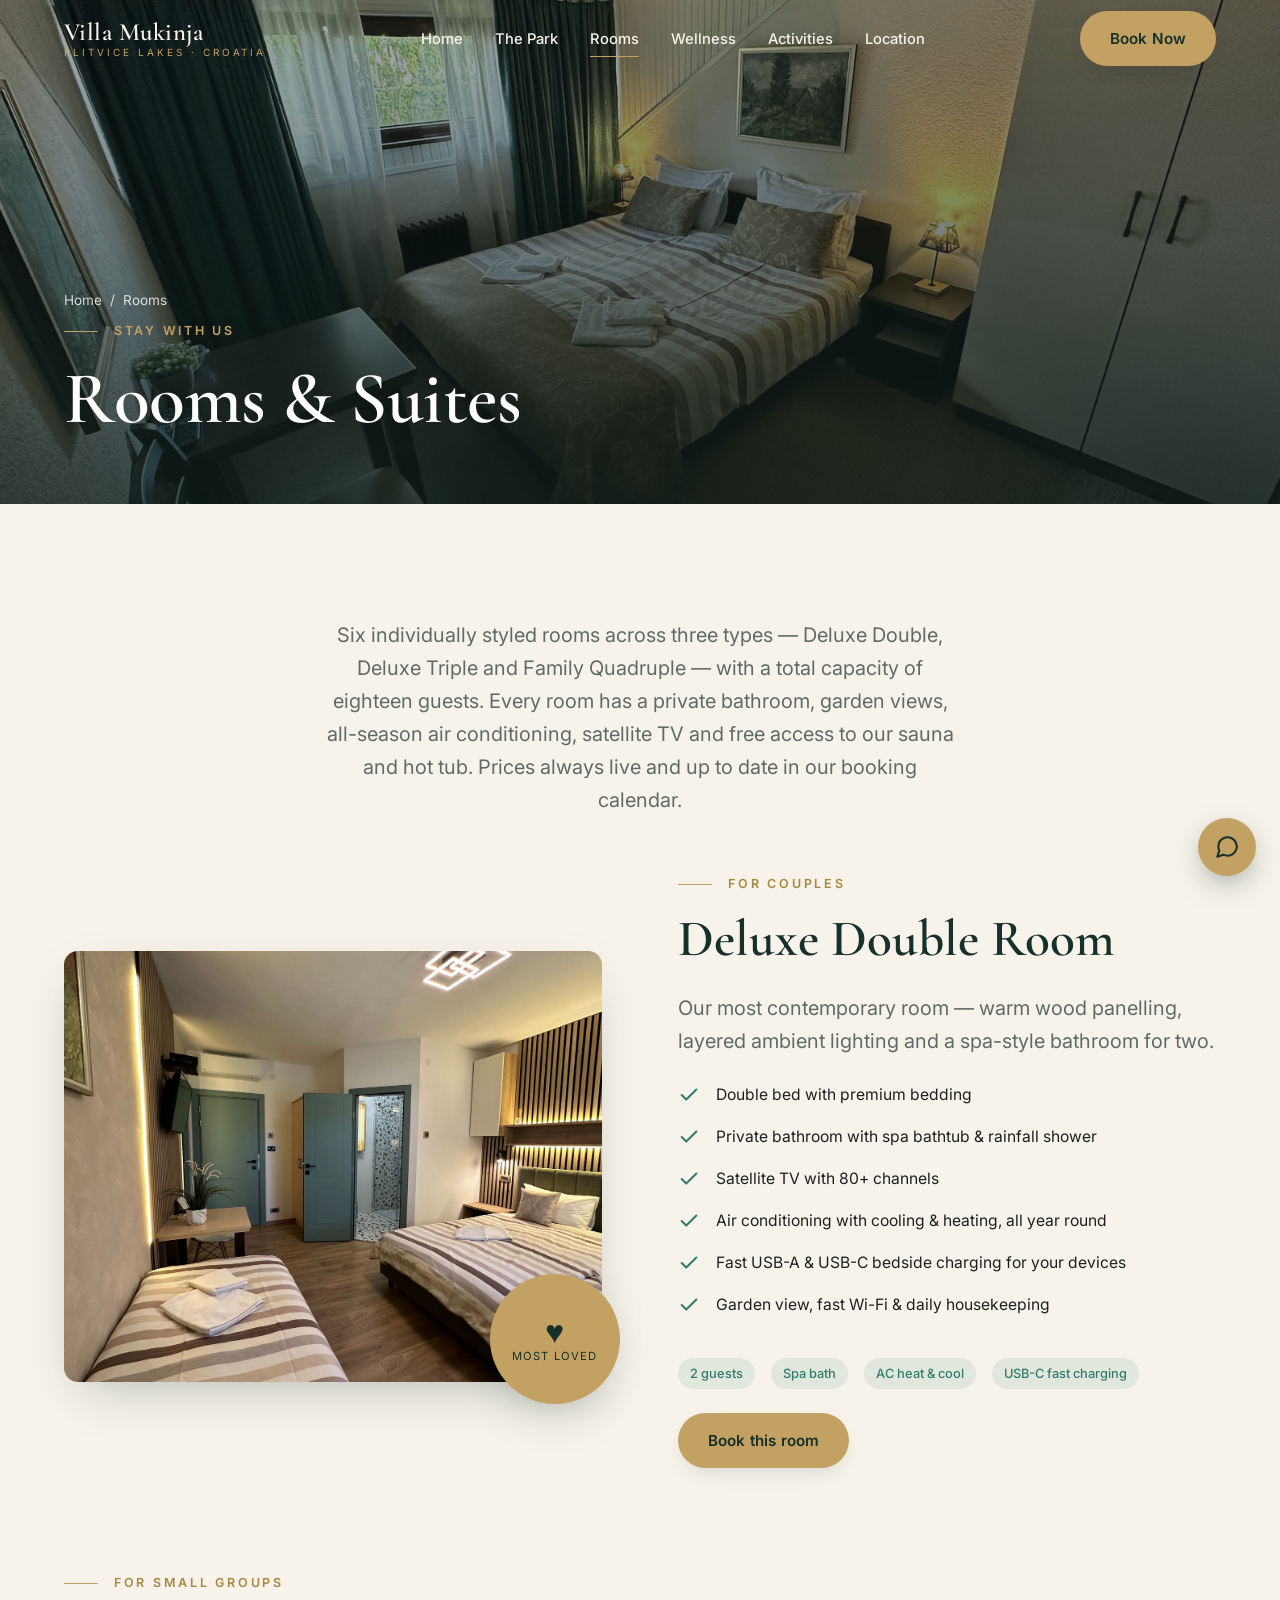
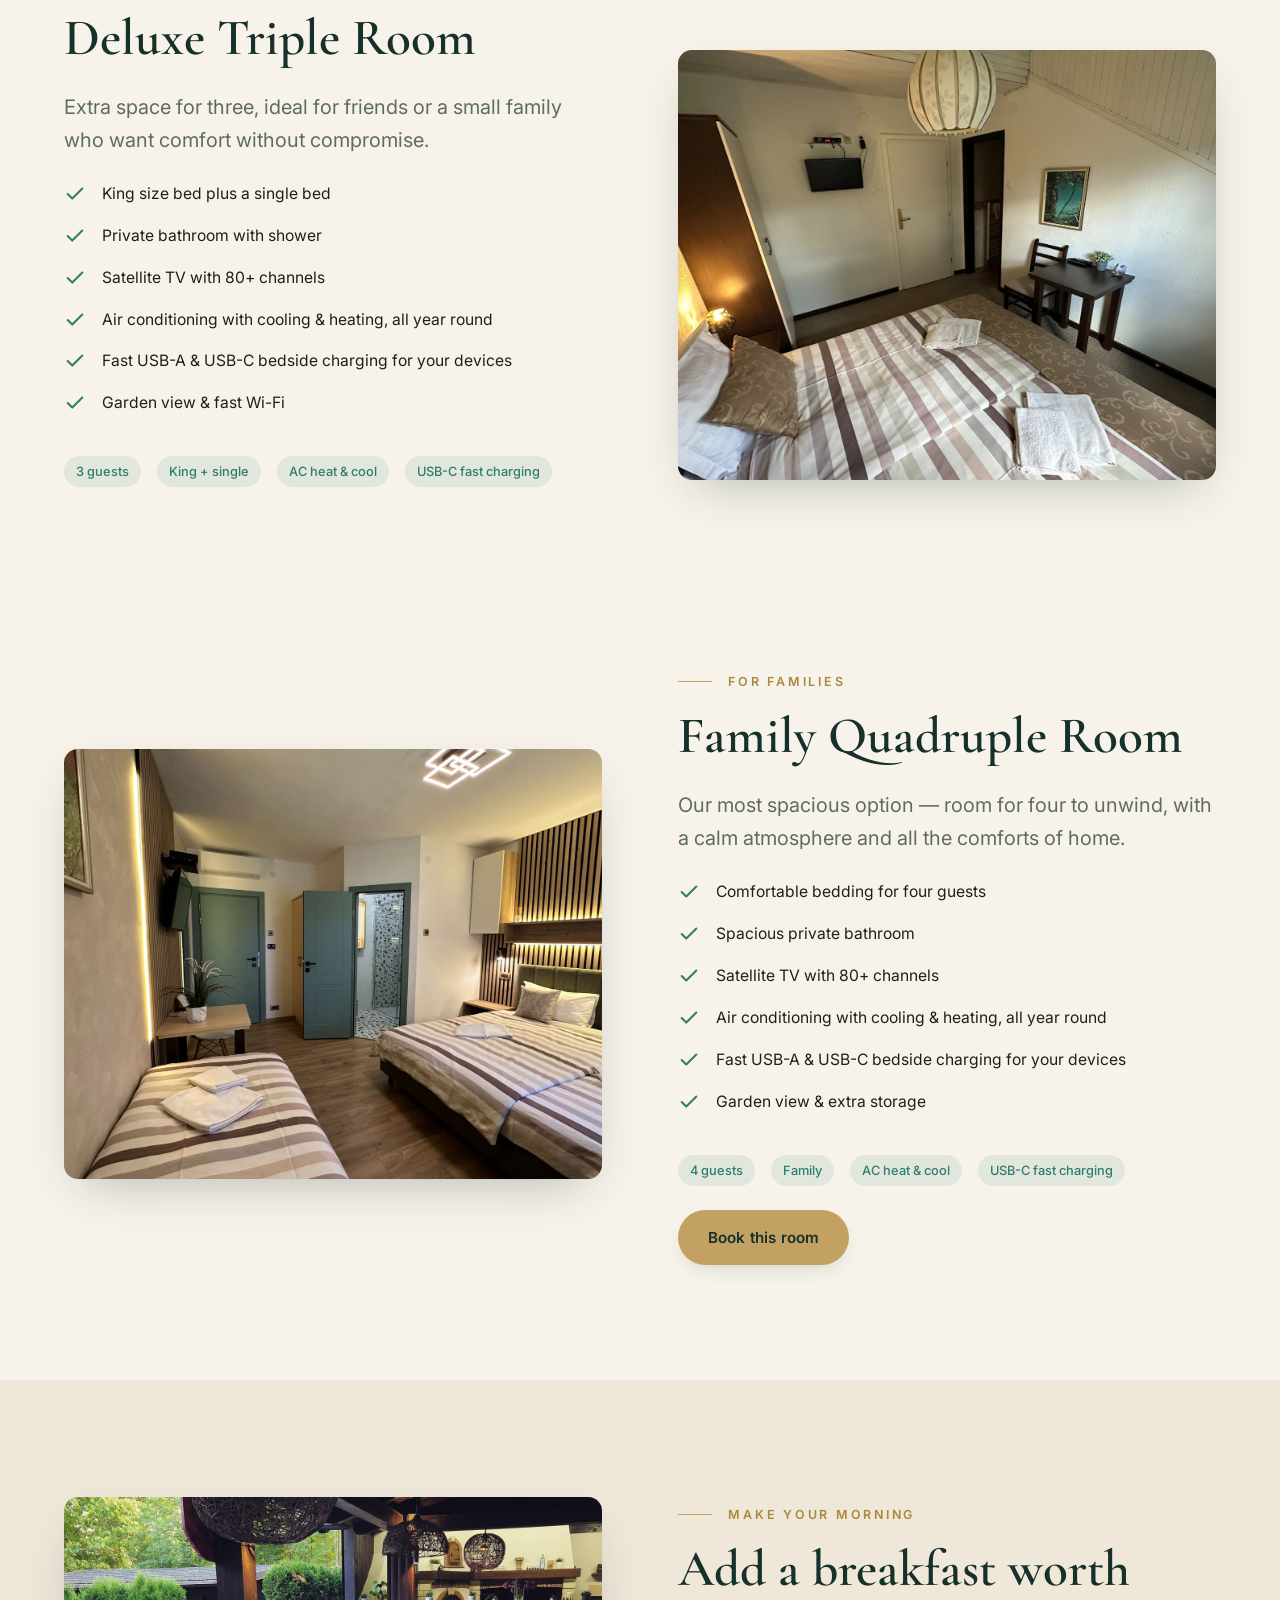
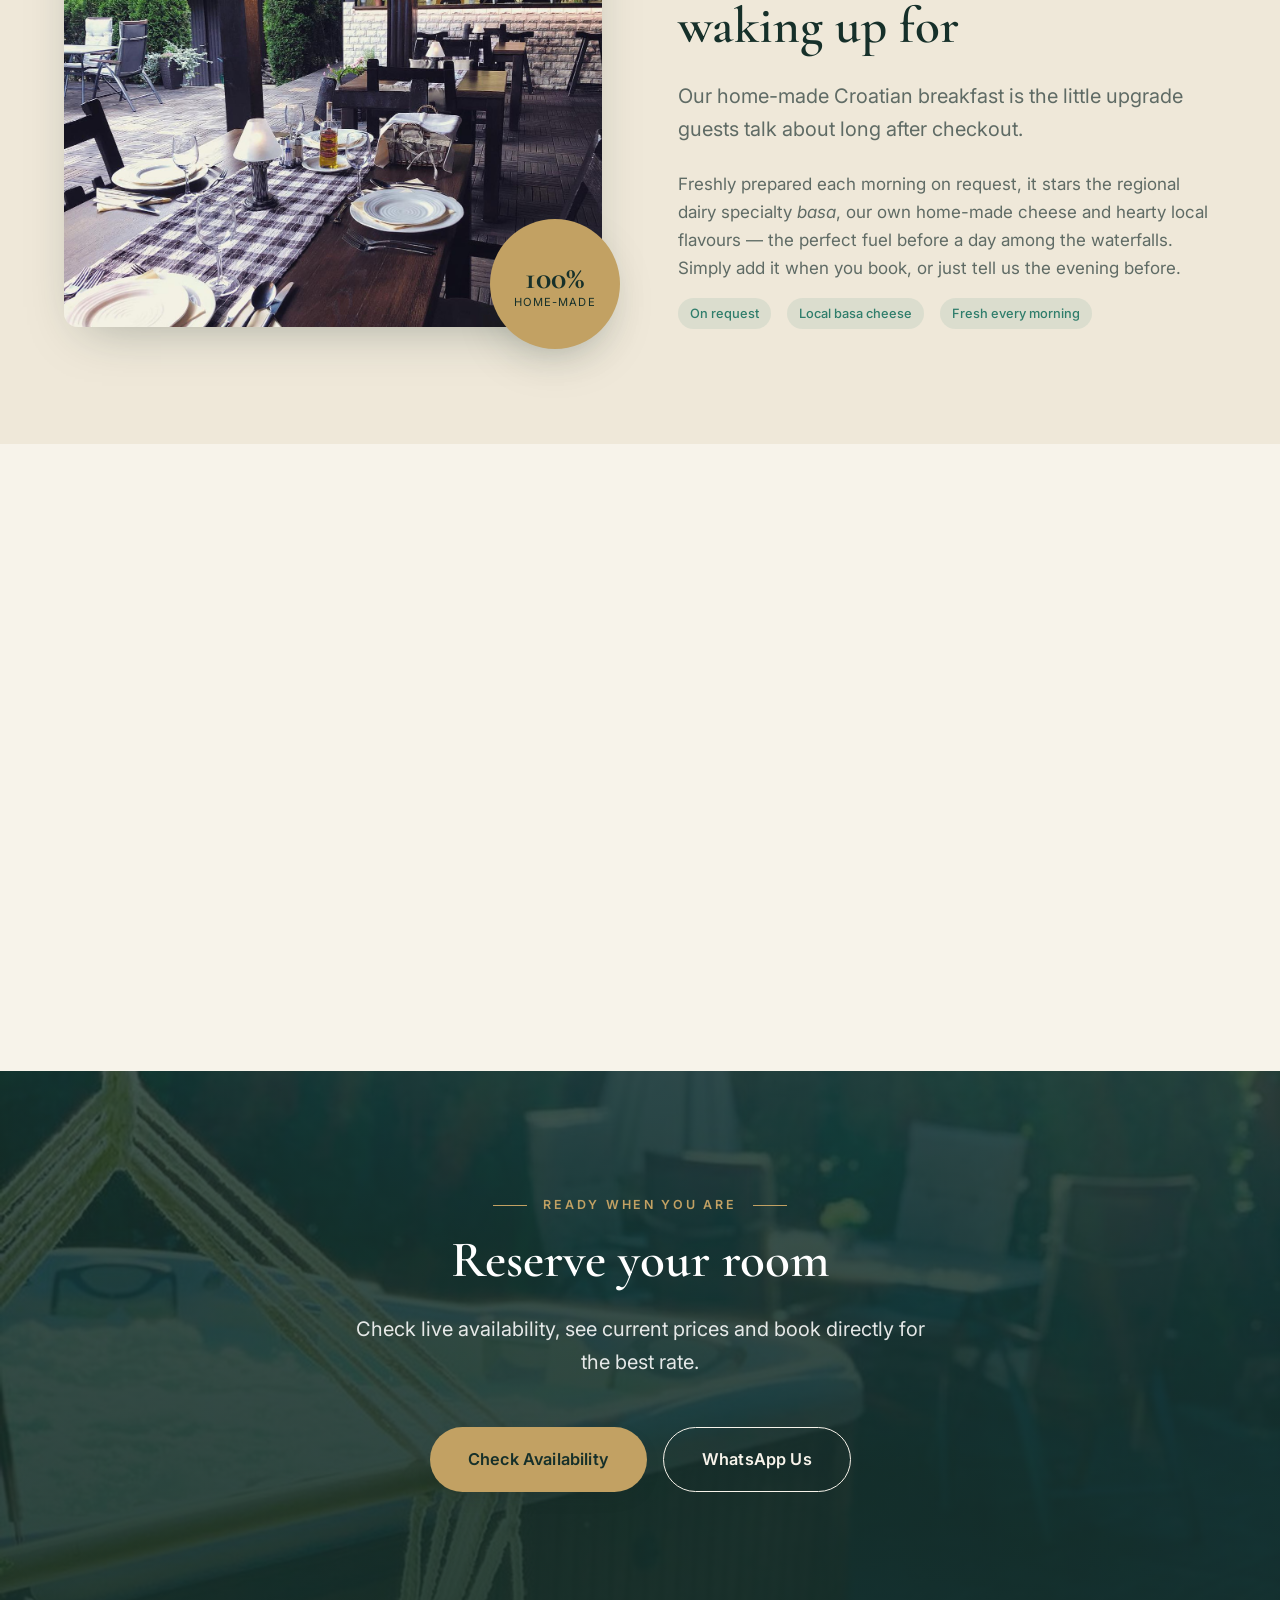
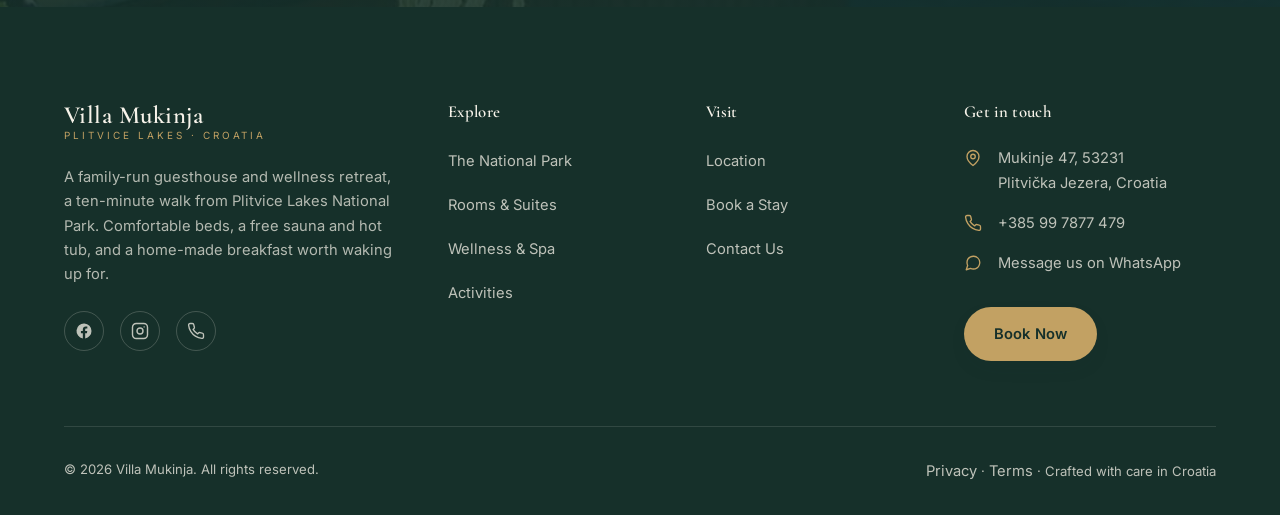
<file: rooms.html>
<!DOCTYPE html>
<html lang="en">
<head>
<meta charset="UTF-8">
<meta name="viewport" content="width=device-width, initial-scale=1">
<title>Rooms &amp; Suites | Villa Mukinja, Plitvice Lakes</title>
<meta name="description" content="Deluxe Double, Deluxe Triple and Family Quadruple rooms at Villa Mukinja. Private bathrooms, satellite TV, all-season AC, fast USB charging, free sauna & hot tub. Book direct.">
<link rel="canonical" href="https://www.plitvice-lakes.com/rooms">
<meta property="og:title" content="Rooms & Suites | Villa Mukinja, Plitvice Lakes">
<meta property="og:description" content="Comfortable rooms a 10-minute walk from Plitvice Lakes. Private bathrooms, garden views, free wellness.">
<meta property="og:image" content="https://www.plitvice-lakes.com/assets/images/hero.jpg">
<link rel="preconnect" href="https://fonts.googleapis.com">
<link rel="preconnect" href="https://fonts.gstatic.com" crossorigin>
<link href="https://fonts.googleapis.com/css2?family=Cormorant+Garamond:wght@500;600;700&family=Inter:wght@400;500;600;700&display=swap" rel="stylesheet">
<link rel="preload" as="image" href="assets/images/room-1.jpg" fetchpriority="high">
<link rel="stylesheet" href="assets/css/style.css?v=11">
<script type="application/ld+json">
{
  "@context": "https://schema.org",
  "@type": "BreadcrumbList",
  "itemListElement": [
    { "@type": "ListItem", "position": 1, "name": "Home", "item": "https://www.plitvice-lakes.com/" },
    { "@type": "ListItem", "position": 2, "name": "Rooms", "item": "https://www.plitvice-lakes.com/rooms" }
  ]
}
</script>
</head>
<body>

<header class="header">
  <div class="container">
    <a class="brand" href="index.html" aria-label="Villa Mukinja home">
      <span class="name">Villa Mukinja</span><span class="sub">Plitvice Lakes · Croatia</span>
    </a>
    <nav class="nav" aria-label="Primary">
      <a href="index.html">Home</a><a href="park.html">The Park</a>
      <a href="rooms.html" class="active">Rooms</a>
      <a href="wellness.html">Wellness</a>
      <a href="activities.html">Activities</a>
      <a href="contact.html">Location</a>
      <a class="btn btn-primary" href="booking.html" data-book>Book Now</a>
    </nav>
    <div class="header-cta">
      <a class="btn btn-primary" href="booking.html" data-book>Book Now</a>
      <button class="burger" aria-label="Open menu" aria-expanded="false"><span></span><span></span><span></span></button>
    </div>
  </div>
</header>

<section class="page-hero">
  <div class="bg"><img src="assets/images/room-1.jpg" alt="Guest room at Villa Mukinja" width="1600" height="1067"></div>
  <div class="container">
    <div class="crumbs reveal"><a href="index.html">Home</a> <span>/</span> <span>Rooms</span></div>
    <span class="eyebrow reveal d1">Stay With Us</span>
    <h1 class="reveal d2">Rooms &amp; Suites</h1>
  </div>
</section>

<section class="section">
  <div class="container">
    <div class="section-head center reveal">
      <p class="lead">Six individually styled rooms across three types — Deluxe Double, Deluxe Triple and Family Quadruple — with a total capacity of eighteen guests. Every room has a private bathroom, garden views, all-season air conditioning, satellite TV and free access to our sauna and hot tub. Prices always live and up to date in our booking calendar.</p>
    </div>

    <!-- Deluxe Double -->
    <div class="split" style="margin-bottom:var(--s7)">
      <div class="split-media reveal"><img src="assets/images/hero.jpg" alt="Deluxe Double Room with modern wood panelling and ambient lighting" loading="lazy"><div class="badge"><b>♥</b><span>Most loved</span></div></div>
      <div class="split-body reveal d1">
        <span class="eyebrow">For couples</span>
        <h2>Deluxe Double Room</h2>
        <p class="lead">Our most contemporary room — warm wood panelling, layered ambient lighting and a spa-style bathroom for two.</p>
        <ul class="feature-list">
          <li><svg viewBox="0 0 24 24" fill="none" stroke="currentColor" stroke-width="2.2" stroke-linecap="round" stroke-linejoin="round"><path d="M20 6 9 17l-5-5"/></svg> Double bed with premium bedding</li>
          <li><svg viewBox="0 0 24 24" fill="none" stroke="currentColor" stroke-width="2.2" stroke-linecap="round" stroke-linejoin="round"><path d="M20 6 9 17l-5-5"/></svg> Private bathroom with spa bathtub &amp; rainfall shower</li>
          <li><svg viewBox="0 0 24 24" fill="none" stroke="currentColor" stroke-width="2.2" stroke-linecap="round" stroke-linejoin="round"><path d="M20 6 9 17l-5-5"/></svg> Satellite TV with 80+ channels</li>
          <li><svg viewBox="0 0 24 24" fill="none" stroke="currentColor" stroke-width="2.2" stroke-linecap="round" stroke-linejoin="round"><path d="M20 6 9 17l-5-5"/></svg> Air conditioning with cooling &amp; heating, all year round</li>
          <li><svg viewBox="0 0 24 24" fill="none" stroke="currentColor" stroke-width="2.2" stroke-linecap="round" stroke-linejoin="round"><path d="M20 6 9 17l-5-5"/></svg> Fast USB-A &amp; USB-C bedside charging for your devices</li>
          <li><svg viewBox="0 0 24 24" fill="none" stroke="currentColor" stroke-width="2.2" stroke-linecap="round" stroke-linejoin="round"><path d="M20 6 9 17l-5-5"/></svg> Garden view, fast Wi-Fi &amp; daily housekeeping</li>
        </ul>
        <div class="card-meta"><span class="chip">2 guests</span><span class="chip">Spa bath</span><span class="chip">AC heat &amp; cool</span><span class="chip">USB-C fast charging</span></div>
        <a class="btn btn-primary cta-primary" href="booking.html?room=Deluxe+Double" data-book style="margin-top:var(--s3)">Book this room</a>
      </div>
    </div>

    <!-- Deluxe Triple -->
    <div class="split reverse" style="margin-bottom:var(--s7)">
      <div class="split-media reveal"><img src="assets/images/room-2.jpg" alt="Deluxe Triple Room with king size bed and single bed" loading="lazy"></div>
      <div class="split-body reveal d1">
        <span class="eyebrow">For small groups</span>
        <h2>Deluxe Triple Room</h2>
        <p class="lead">Extra space for three, ideal for friends or a small family who want comfort without compromise.</p>
        <ul class="feature-list">
          <li><svg viewBox="0 0 24 24" fill="none" stroke="currentColor" stroke-width="2.2" stroke-linecap="round" stroke-linejoin="round"><path d="M20 6 9 17l-5-5"/></svg> King size bed plus a single bed</li>
          <li><svg viewBox="0 0 24 24" fill="none" stroke="currentColor" stroke-width="2.2" stroke-linecap="round" stroke-linejoin="round"><path d="M20 6 9 17l-5-5"/></svg> Private bathroom with shower</li>
          <li><svg viewBox="0 0 24 24" fill="none" stroke="currentColor" stroke-width="2.2" stroke-linecap="round" stroke-linejoin="round"><path d="M20 6 9 17l-5-5"/></svg> Satellite TV with 80+ channels</li>
          <li><svg viewBox="0 0 24 24" fill="none" stroke="currentColor" stroke-width="2.2" stroke-linecap="round" stroke-linejoin="round"><path d="M20 6 9 17l-5-5"/></svg> Air conditioning with cooling &amp; heating, all year round</li>
          <li><svg viewBox="0 0 24 24" fill="none" stroke="currentColor" stroke-width="2.2" stroke-linecap="round" stroke-linejoin="round"><path d="M20 6 9 17l-5-5"/></svg> Fast USB-A &amp; USB-C bedside charging for your devices</li>
          <li><svg viewBox="0 0 24 24" fill="none" stroke="currentColor" stroke-width="2.2" stroke-linecap="round" stroke-linejoin="round"><path d="M20 6 9 17l-5-5"/></svg> Garden view &amp; fast Wi-Fi</li>
        </ul>
        <div class="card-meta"><span class="chip">3 guests</span><span class="chip">King + single</span><span class="chip">AC heat &amp; cool</span><span class="chip">USB-C fast charging</span></div>
        <a class="btn btn-primary cta-primary" href="booking.html?room=Deluxe+Triple" data-book style="margin-top:var(--s3)">Book this room</a>
      </div>
    </div>

    <!-- Family Quadruple -->
    <div class="split">
      <div class="split-media reveal"><img src="assets/images/room-5.jpg" alt="Family Quadruple Room with space for four" loading="lazy"></div>
      <div class="split-body reveal d1">
        <span class="eyebrow">For families</span>
        <h2>Family Quadruple Room</h2>
        <p class="lead">Our most spacious option — room for four to unwind, with a calm atmosphere and all the comforts of home.</p>
        <ul class="feature-list">
          <li><svg viewBox="0 0 24 24" fill="none" stroke="currentColor" stroke-width="2.2" stroke-linecap="round" stroke-linejoin="round"><path d="M20 6 9 17l-5-5"/></svg> Comfortable bedding for four guests</li>
          <li><svg viewBox="0 0 24 24" fill="none" stroke="currentColor" stroke-width="2.2" stroke-linecap="round" stroke-linejoin="round"><path d="M20 6 9 17l-5-5"/></svg> Spacious private bathroom</li>
          <li><svg viewBox="0 0 24 24" fill="none" stroke="currentColor" stroke-width="2.2" stroke-linecap="round" stroke-linejoin="round"><path d="M20 6 9 17l-5-5"/></svg> Satellite TV with 80+ channels</li>
          <li><svg viewBox="0 0 24 24" fill="none" stroke="currentColor" stroke-width="2.2" stroke-linecap="round" stroke-linejoin="round"><path d="M20 6 9 17l-5-5"/></svg> Air conditioning with cooling &amp; heating, all year round</li>
          <li><svg viewBox="0 0 24 24" fill="none" stroke="currentColor" stroke-width="2.2" stroke-linecap="round" stroke-linejoin="round"><path d="M20 6 9 17l-5-5"/></svg> Fast USB-A &amp; USB-C bedside charging for your devices</li>
          <li><svg viewBox="0 0 24 24" fill="none" stroke="currentColor" stroke-width="2.2" stroke-linecap="round" stroke-linejoin="round"><path d="M20 6 9 17l-5-5"/></svg> Garden view &amp; extra storage</li>
        </ul>
        <div class="card-meta"><span class="chip">4 guests</span><span class="chip">Family</span><span class="chip">AC heat &amp; cool</span><span class="chip">USB-C fast charging</span></div>
        <a class="btn btn-primary cta-primary" href="booking.html?room=Family+Quadruple" data-book style="margin-top:var(--s3)">Book this room</a>
      </div>
    </div>
  </div>
</section>

<!-- Breakfast -->
<section class="section section--cream2">
  <div class="container">
    <div class="split">
      <div class="split-media reveal"><img src="assets/images/restaurant-2.jpg" alt="Garden terrace set for breakfast at Villa Mukinja" loading="lazy"><div class="badge"><b>100%</b><span>Home-made</span></div></div>
      <div class="split-body reveal d1">
        <span class="eyebrow">Make Your Morning</span>
        <h2>Add a breakfast worth waking up for</h2>
        <p class="lead">Our home-made Croatian breakfast is the little upgrade guests talk about long after checkout.</p>
        <p>Freshly prepared each morning on request, it stars the regional dairy specialty <em>basa</em>, our own home-made cheese and hearty local flavours — the perfect fuel before a day among the waterfalls. Simply add it when you book, or just tell us the evening before.</p>
        <div class="card-meta"><span class="chip">On request</span><span class="chip">Local basa cheese</span><span class="chip">Fresh every morning</span></div>
      </div>
    </div>
  </div>
</section>

<!-- included with every room -->
<section class="section">
  <div class="container">
    <div class="section-head center reveal">
      <span class="eyebrow center">Included With Every Stay</span>
      <h2>Comfort, as standard</h2>
    </div>
    <div class="grid grid-4">
      <div class="amenity reveal"><div class="ic"><svg viewBox="0 0 24 24" fill="none" stroke="currentColor" stroke-width="1.8" stroke-linecap="round" stroke-linejoin="round"><path d="M6 13c0-2 1-3 1-4.5S6 6 6 6m4 7c0-2 1-3 1-4.5S10 6 10 6m4 7c0-2 1-3 1-4.5S14 6 14 6"/><path d="M3 21h18M5 21v-4h14v4"/></svg></div><h3>Sauna &amp; hot tub</h3><p>Free access to the Finnish sauna and outdoor hot tub for all guests.</p></div>
      <div class="amenity reveal d1"><div class="ic"><svg viewBox="0 0 24 24" fill="none" stroke="currentColor" stroke-width="1.8" stroke-linecap="round" stroke-linejoin="round"><path d="M5 12.55a11 11 0 0 1 14 0M8.5 16.1a6 6 0 0 1 7 0M2 8.82a15 15 0 0 1 20 0"/><path d="M12 20h.01"/></svg></div><h3>Free Wi-Fi</h3><p>Fast, reliable internet throughout the whole property.</p></div>
      <div class="amenity reveal d2"><div class="ic"><svg viewBox="0 0 24 24" fill="none" stroke="currentColor" stroke-width="1.8" stroke-linecap="round" stroke-linejoin="round"><rect x="3" y="3" width="18" height="18" rx="3"/><path d="M9 17V7h4a3 3 0 0 1 0 6H9"/></svg></div><h3>Free parking</h3><p>Private on-site parking, free of charge for every guest.</p></div>
      <div class="amenity reveal d3"><div class="ic"><svg viewBox="0 0 24 24" fill="none" stroke="currentColor" stroke-width="1.8" stroke-linecap="round" stroke-linejoin="round"><path d="M17 8h1a4 4 0 1 1 0 8h-1"/><path d="M3 8h14v9a4 4 0 0 1-4 4H7a4 4 0 0 1-4-4Z"/><path d="M6 2v2M10 2v2M14 2v2"/></svg></div><h3>Breakfast on request</h3><p>Home-made Croatian breakfast, freshly prepared — just add it to your stay.</p></div>
    </div>
  </div>
</section>

<section class="section cta-band">
  <div class="bg"><img src="assets/images/villa-3.jpg" alt="" loading="lazy" aria-hidden="true"></div>
  <div class="container">
    <span class="eyebrow center reveal">Ready when you are</span>
    <h2 class="reveal d1">Reserve your room</h2>
    <p class="lead reveal d2">Check live availability, see current prices and book directly for the best rate.</p>
    <div class="hero-actions reveal d3">
      <a class="btn btn-primary btn-lg cta-primary" href="booking.html" data-book>Check Availability</a>
      <a class="btn btn-outline btn-lg whatsapp-link" href="https://wa.me/385997877479" target="_blank" rel="noopener">WhatsApp Us</a>
    </div>
  </div>
</section>

<footer class="footer">
  <div class="container">
    <div class="footer-grid">
      <div>
        <a class="brand" href="index.html" style="margin-bottom:var(--s3)"><span class="name">Villa Mukinja</span><span class="sub">Plitvice Lakes · Croatia</span></a>
        <p>A family-run guesthouse and wellness retreat, a ten-minute walk from Plitvice Lakes National Park. Comfortable beds, a free sauna and hot tub, and a home-made breakfast worth waking up for.</p>
        <div class="socials">
          <a href="https://www.facebook.com/villa.mukinja/" target="_blank" rel="noopener" aria-label="Facebook"><svg viewBox="0 0 24 24" fill="currentColor"><path d="M22 12a10 10 0 1 0-11.56 9.88v-6.99H7.9V12h2.54V9.8c0-2.5 1.49-3.89 3.78-3.89 1.09 0 2.24.2 2.24.2v2.46h-1.26c-1.24 0-1.63.77-1.63 1.56V12h2.78l-.45 2.89h-2.33v6.99A10 10 0 0 0 22 12Z"/></svg></a>
          <a href="https://www.instagram.com/villamukinja" target="_blank" rel="noopener" aria-label="Instagram"><svg viewBox="0 0 24 24" fill="none" stroke="currentColor" stroke-width="1.9" stroke-linecap="round" stroke-linejoin="round"><rect x="2" y="2" width="20" height="20" rx="5"/><circle cx="12" cy="12" r="4"/><path d="M17.5 6.5h.01"/></svg></a>
          <a href="https://wa.me/385997877479" target="_blank" rel="noopener" aria-label="WhatsApp" class="whatsapp-link"><svg viewBox="0 0 24 24" fill="none" stroke="currentColor" stroke-width="1.8" stroke-linecap="round" stroke-linejoin="round"><path d="M22 16.92v3a2 2 0 0 1-2.18 2 19.79 19.79 0 0 1-8.63-3.07 19.5 19.5 0 0 1-6-6 19.79 19.79 0 0 1-3.07-8.67A2 2 0 0 1 4.11 2h3a2 2 0 0 1 2 1.72c.13.96.36 1.9.7 2.81a2 2 0 0 1-.45 2.11L8.09 9.91a16 16 0 0 0 6 6l1.27-1.27a2 2 0 0 1 2.11-.45c.91.34 1.85.57 2.81.7A2 2 0 0 1 22 16.92Z"/></svg></a>
        </div>
      </div>
      <div>
        <h4>Explore</h4>
        <ul>
          <li><a href="park.html">The National Park</a></li>
          <li><a href="rooms.html">Rooms &amp; Suites</a></li>
          <li><a href="wellness.html">Wellness &amp; Spa</a></li>
          <li><a href="activities.html">Activities</a></li>
        </ul>
      </div>
      <div>
        <h4>Visit</h4>
        <ul>
          <li><a href="contact.html">Location</a></li>
          <li><a href="booking.html" data-book>Book a Stay</a></li>
          <li><a href="contact.html">Contact Us</a></li>
        </ul>
      </div>
      <div>
        <h4>Get in touch</h4>
        <div class="contact-row"><svg viewBox="0 0 24 24" fill="none" stroke="currentColor" stroke-width="1.8" stroke-linecap="round" stroke-linejoin="round"><path d="M20 10c0 6-8 12-8 12s-8-6-8-12a8 8 0 0 1 16 0Z"/><circle cx="12" cy="10" r="3"/></svg><span>Mukinje 47, 53231<br>Plitvička Jezera, Croatia</span></div>
        <div class="contact-row"><svg viewBox="0 0 24 24" fill="none" stroke="currentColor" stroke-width="1.8" stroke-linecap="round" stroke-linejoin="round"><path d="M22 16.92v3a2 2 0 0 1-2.18 2 19.79 19.79 0 0 1-8.63-3.07 19.5 19.5 0 0 1-6-6 19.79 19.79 0 0 1-3.07-8.67A2 2 0 0 1 4.11 2h3a2 2 0 0 1 2 1.72c.13.96.36 1.9.7 2.81a2 2 0 0 1-.45 2.11L8.09 9.91a16 16 0 0 0 6 6l1.27-1.27a2 2 0 0 1 2.11-.45c.91.34 1.85.57 2.81.7A2 2 0 0 1 22 16.92Z"/></svg><a href="tel:+385997877479">+385 99 7877 479</a></div>
        <div class="contact-row"><svg viewBox="0 0 24 24" fill="none" stroke="currentColor" stroke-width="1.8" stroke-linecap="round" stroke-linejoin="round"><path d="M21 11.5a8.38 8.38 0 0 1-.9 3.8 8.5 8.5 0 0 1-7.6 4.7 8.38 8.38 0 0 1-3.8-.9L3 21l1.9-5.7a8.38 8.38 0 0 1-.9-3.8 8.5 8.5 0 0 1 4.7-7.6 8.38 8.38 0 0 1 3.8-.9h.5a8.48 8.48 0 0 1 8 8v.5z"/></svg><a href="https://wa.me/385997877479" target="_blank" rel="noopener" class="whatsapp-link">Message us on WhatsApp</a></div>
        <a class="btn btn-primary cta-primary" href="booking.html" data-book style="margin-top:var(--s2)">Book Now</a>
      </div>
    </div>
    <div class="footer-bottom">
      <span>© <span id="year">2026</span> Villa Mukinja. All rights reserved.</span>
      <span><a href="privacy.html">Privacy</a> · <a href="terms.html">Terms</a> · Crafted with care in Croatia</span>
    </div>
  </div>
</footer>

<div class="chat-fab" id="chat-fab">
  <div class="chat-fab-options">
    <a class="fab-opt fab-wa whatsapp-link" href="https://wa.me/385997877479" target="_blank" rel="noopener"><svg viewBox="0 0 24 24" fill="none" stroke="currentColor" stroke-width="1.8" stroke-linecap="round" stroke-linejoin="round"><path d="M21 11.5a8.38 8.38 0 0 1-.9 3.8 8.5 8.5 0 0 1-7.6 4.7 8.38 8.38 0 0 1-3.8-.9L3 21l1.9-5.7a8.38 8.38 0 0 1-.9-3.8 8.5 8.5 0 0 1 4.7-7.6 8.38 8.38 0 0 1 3.8-.9h.5a8.48 8.48 0 0 1 8 8v.5z"/></svg><span>WhatsApp</span></a>
    <a class="fab-opt fab-call" href="tel:+385997877479"><svg viewBox="0 0 24 24" fill="none" stroke="currentColor" stroke-width="1.8" stroke-linecap="round" stroke-linejoin="round"><path d="M22 16.92v3a2 2 0 0 1-2.18 2 19.79 19.79 0 0 1-8.63-3.07 19.5 19.5 0 0 1-6-6 19.79 19.79 0 0 1-3.07-8.67A2 2 0 0 1 4.11 2h3a2 2 0 0 1 2 1.72c.13.96.36 1.9.7 2.81a2 2 0 0 1-.45 2.11L8.09 9.91a16 16 0 0 0 6 6l1.27-1.27a2 2 0 0 1 2.11-.45c.91.34 1.85.57 2.81.7A2 2 0 0 1 22 16.92Z"/></svg><span>Call us</span></a>
  </div>
  <button class="chat-fab-btn" aria-label="Contact us" aria-expanded="false" type="button">
    <svg class="ic-chat" viewBox="0 0 24 24" fill="none" stroke="currentColor" stroke-width="1.9" stroke-linecap="round" stroke-linejoin="round"><path d="M21 11.5a8.38 8.38 0 0 1-.9 3.8 8.5 8.5 0 0 1-7.6 4.7 8.38 8.38 0 0 1-3.8-.9L3 21l1.9-5.7a8.38 8.38 0 0 1-.9-3.8 8.5 8.5 0 0 1 4.7-7.6 8.38 8.38 0 0 1 3.8-.9h.5a8.48 8.48 0 0 1 8 8v.5z"/></svg>
    <svg class="ic-close" viewBox="0 0 24 24" fill="none" stroke="currentColor" stroke-width="2.2" stroke-linecap="round"><path d="M18 6 6 18M6 6l12 12"/></svg>
  </button>
</div>

<script src="assets/js/main.js?v=11"></script>
</body>
</html>
</file>
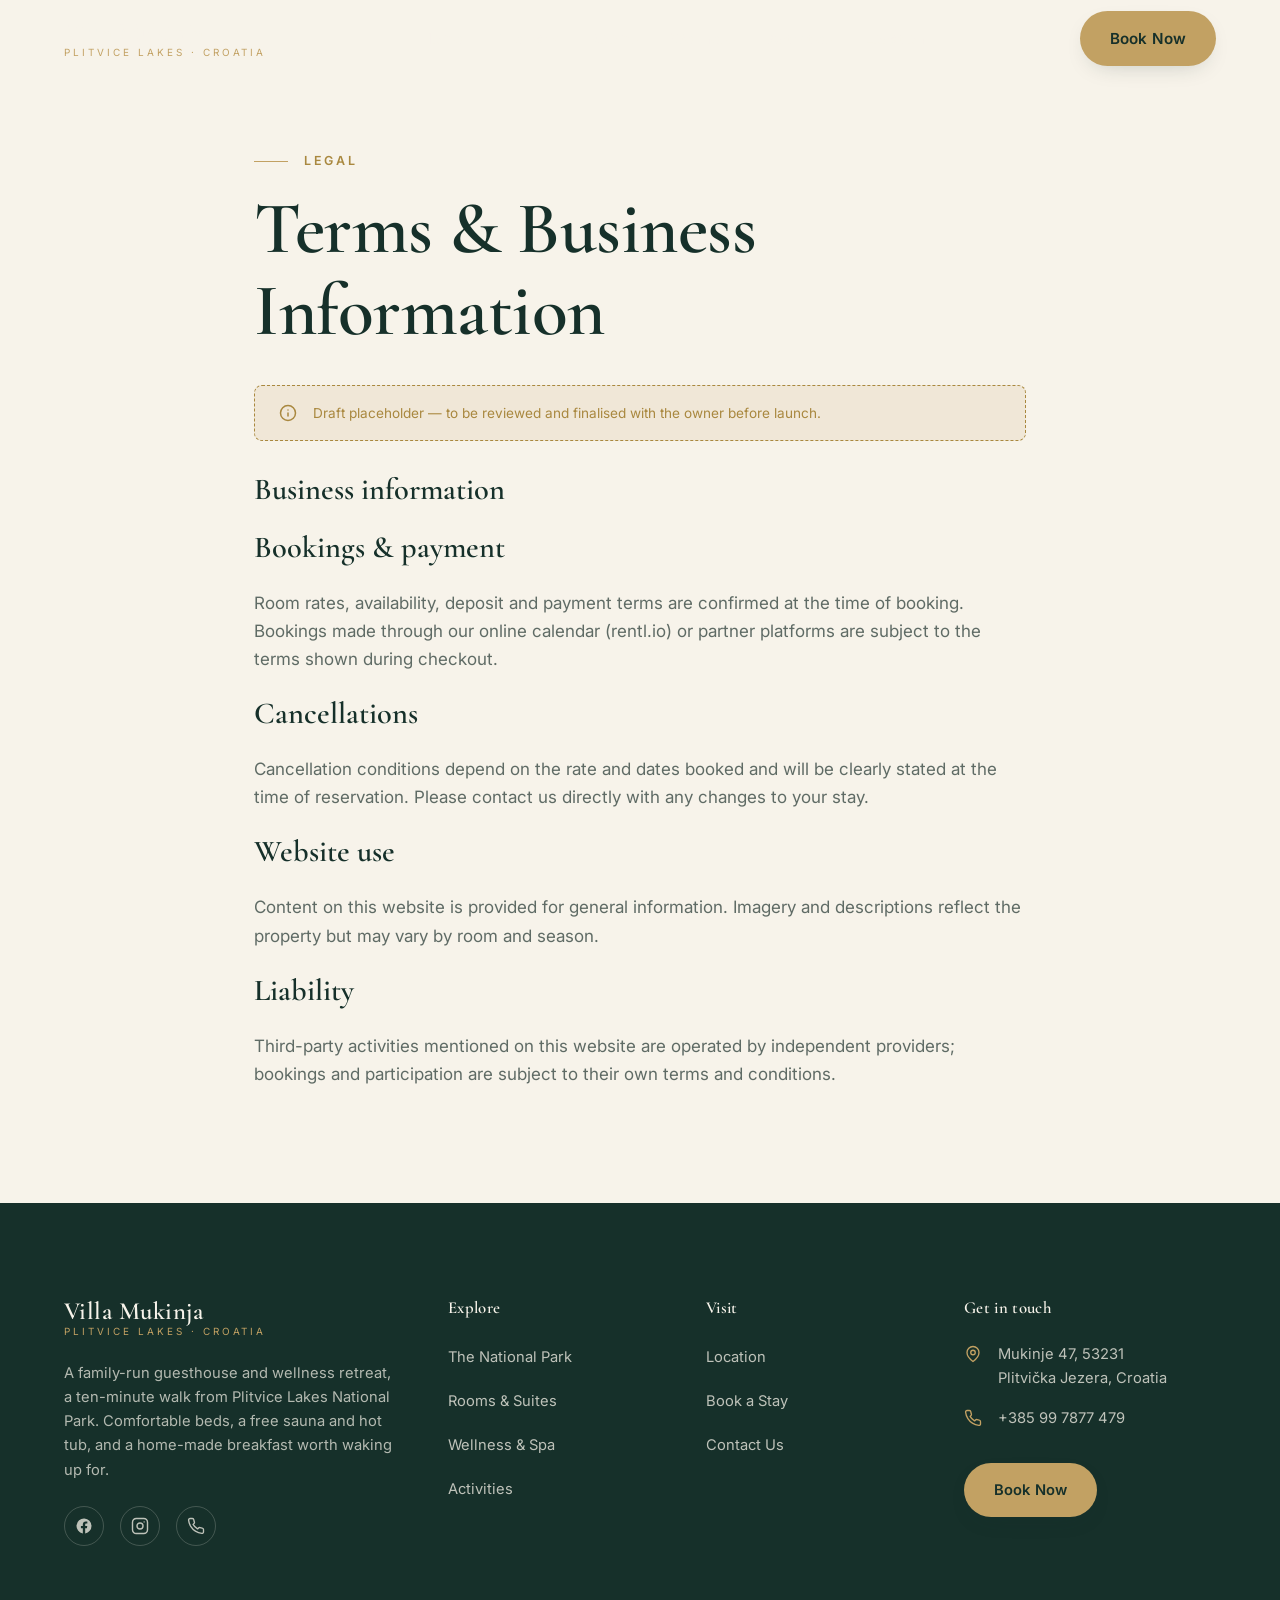
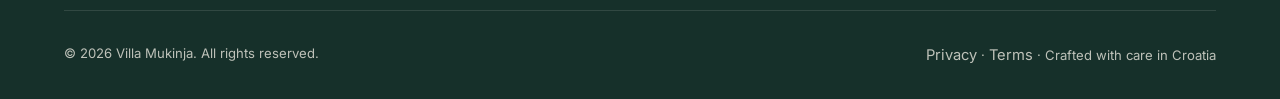
<file: terms.html>
<!DOCTYPE html>
<html lang="en">
<head>
<meta charset="UTF-8">
<meta name="viewport" content="width=device-width, initial-scale=1">
<title>Terms &amp; Business Information | Villa Mukinja</title>
<meta name="description" content="Terms of use and business information for Villa Mukinja, Plitvice Lakes, Croatia.">
<link rel="canonical" href="https://www.plitvice-lakes.com/terms">
<meta name="robots" content="noindex, follow">
<link rel="preconnect" href="https://fonts.googleapis.com">
<link rel="preconnect" href="https://fonts.gstatic.com" crossorigin>
<link href="https://fonts.googleapis.com/css2?family=Cormorant+Garamond:wght@500;600;700&family=Inter:wght@400;500;600;700&display=swap" rel="stylesheet">
<link rel="stylesheet" href="assets/css/style.css?v=11">
</head>
<body>

<header class="header">
  <div class="container">
    <a class="brand" href="index.html" aria-label="Villa Mukinja home"><span class="name">Villa Mukinja</span><span class="sub">Plitvice Lakes · Croatia</span></a>
    <nav class="nav" aria-label="Primary">
      <a href="index.html">Home</a><a href="park.html">The Park</a><a href="rooms.html">Rooms</a><a href="wellness.html">Wellness</a><a href="activities.html">Activities</a><a href="contact.html">Location</a>
      <a class="btn btn-primary" href="booking.html" data-book>Book Now</a>
    </nav>
    <div class="header-cta">
      <a class="btn btn-primary" href="booking.html" data-book>Book Now</a>
      <button class="burger" aria-label="Open menu" aria-expanded="false"><span></span><span></span><span></span></button>
    </div>
  </div>
</header>

<section class="section" style="padding-top:calc(var(--header-h) + var(--s6))">
  <div class="container" style="max-width:820px">
    <span class="eyebrow">Legal</span>
    <h1 style="margin:var(--s2) 0 var(--s4)">Terms &amp; Business Information</h1>
    <div class="placeholder-note" style="margin-bottom:var(--s4)"><svg viewBox="0 0 24 24" fill="none" stroke="currentColor" stroke-width="2" stroke-linecap="round" stroke-linejoin="round"><circle cx="12" cy="12" r="10"/><path d="M12 16v-4M12 8h.01"/></svg> Draft placeholder — to be reviewed and finalised with the owner before launch.</div>

    <div style="display:flex;flex-direction:column;gap:var(--s3)">
      <h3>Business information</h3>
      <h3>Bookings &amp; payment</h3>
      <p>Room rates, availability, deposit and payment terms are confirmed at the time of booking. Bookings made through our online calendar (rentl.io) or partner platforms are subject to the terms shown during checkout.</p>
      <h3>Cancellations</h3>
      <p>Cancellation conditions depend on the rate and dates booked and will be clearly stated at the time of reservation. Please contact us directly with any changes to your stay.</p>
      <h3>Website use</h3>
      <p>Content on this website is provided for general information. Imagery and descriptions reflect the property but may vary by room and season.</p>
      <h3>Liability</h3>
      <p>Third-party activities mentioned on this website are operated by independent providers; bookings and participation are subject to their own terms and conditions.</p>
    </div>
  </div>
</section>

<footer class="footer">
  <div class="container">
    <div class="footer-grid">
      <div>
        <a class="brand" href="index.html" style="margin-bottom:var(--s3)"><span class="name">Villa Mukinja</span><span class="sub">Plitvice Lakes · Croatia</span></a>
        <p>A family-run guesthouse and wellness retreat, a ten-minute walk from Plitvice Lakes National Park. Comfortable beds, a free sauna and hot tub, and a home-made breakfast worth waking up for.</p>
        <div class="socials">
          <a href="https://www.facebook.com/villa.mukinja/" target="_blank" rel="noopener" aria-label="Facebook"><svg viewBox="0 0 24 24" fill="currentColor"><path d="M22 12a10 10 0 1 0-11.56 9.88v-6.99H7.9V12h2.54V9.8c0-2.5 1.49-3.89 3.78-3.89 1.09 0 2.24.2 2.24.2v2.46h-1.26c-1.24 0-1.63.77-1.63 1.56V12h2.78l-.45 2.89h-2.33v6.99A10 10 0 0 0 22 12Z"/></svg></a>
          <a href="https://www.instagram.com/villamukinja" target="_blank" rel="noopener" aria-label="Instagram"><svg viewBox="0 0 24 24" fill="none" stroke="currentColor" stroke-width="1.9" stroke-linecap="round" stroke-linejoin="round"><rect x="2" y="2" width="20" height="20" rx="5"/><circle cx="12" cy="12" r="4"/><path d="M17.5 6.5h.01"/></svg></a>
          <a href="https://wa.me/385997877479" target="_blank" rel="noopener" aria-label="WhatsApp" class="whatsapp-link"><svg viewBox="0 0 24 24" fill="none" stroke="currentColor" stroke-width="1.8" stroke-linecap="round" stroke-linejoin="round"><path d="M22 16.92v3a2 2 0 0 1-2.18 2 19.79 19.79 0 0 1-8.63-3.07 19.5 19.5 0 0 1-6-6 19.79 19.79 0 0 1-3.07-8.67A2 2 0 0 1 4.11 2h3a2 2 0 0 1 2 1.72c.13.96.36 1.9.7 2.81a2 2 0 0 1-.45 2.11L8.09 9.91a16 16 0 0 0 6 6l1.27-1.27a2 2 0 0 1 2.11-.45c.91.34 1.85.57 2.81.7A2 2 0 0 1 22 16.92Z"/></svg></a>
        </div>
      </div>
      <div>
        <h4>Explore</h4>
        <ul>
          <li><a href="park.html">The National Park</a></li>
          <li><a href="rooms.html">Rooms &amp; Suites</a></li>
          <li><a href="wellness.html">Wellness &amp; Spa</a></li>

          <li><a href="activities.html">Activities</a></li>
        </ul>
      </div>
      <div>
        <h4>Visit</h4>
        <ul>
          <li><a href="contact.html">Location</a></li>
          <li><a href="booking.html" data-book>Book a Stay</a></li>
          <li><a href="contact.html">Contact Us</a></li>
        </ul>
      </div>
      <div>
        <h4>Get in touch</h4>
        <div class="contact-row"><svg viewBox="0 0 24 24" fill="none" stroke="currentColor" stroke-width="1.8" stroke-linecap="round" stroke-linejoin="round"><path d="M20 10c0 6-8 12-8 12s-8-6-8-12a8 8 0 0 1 16 0Z"/><circle cx="12" cy="10" r="3"/></svg><span>Mukinje 47, 53231<br>Plitvička Jezera, Croatia</span></div>
        <div class="contact-row"><svg viewBox="0 0 24 24" fill="none" stroke="currentColor" stroke-width="1.8" stroke-linecap="round" stroke-linejoin="round"><path d="M22 16.92v3a2 2 0 0 1-2.18 2 19.79 19.79 0 0 1-8.63-3.07 19.5 19.5 0 0 1-6-6 19.79 19.79 0 0 1-3.07-8.67A2 2 0 0 1 4.11 2h3a2 2 0 0 1 2 1.72c.13.96.36 1.9.7 2.81a2 2 0 0 1-.45 2.11L8.09 9.91a16 16 0 0 0 6 6l1.27-1.27a2 2 0 0 1 2.11-.45c.91.34 1.85.57 2.81.7A2 2 0 0 1 22 16.92Z"/></svg><a href="tel:+385997877479">+385 99 7877 479</a></div>
        <a class="btn btn-primary cta-primary" href="booking.html" data-book style="margin-top:var(--s2)">Book Now</a>
      </div>
    </div>
    <div class="footer-bottom">
      <span>© <span id="year">2026</span> Villa Mukinja. All rights reserved.</span>
      <span><a href="privacy.html">Privacy</a> · <a href="terms.html">Terms</a> · Crafted with care in Croatia</span>
    </div>
  </div>
</footer>
<script src="assets/js/main.js?v=11"></script>
</body>
</html>
</file>
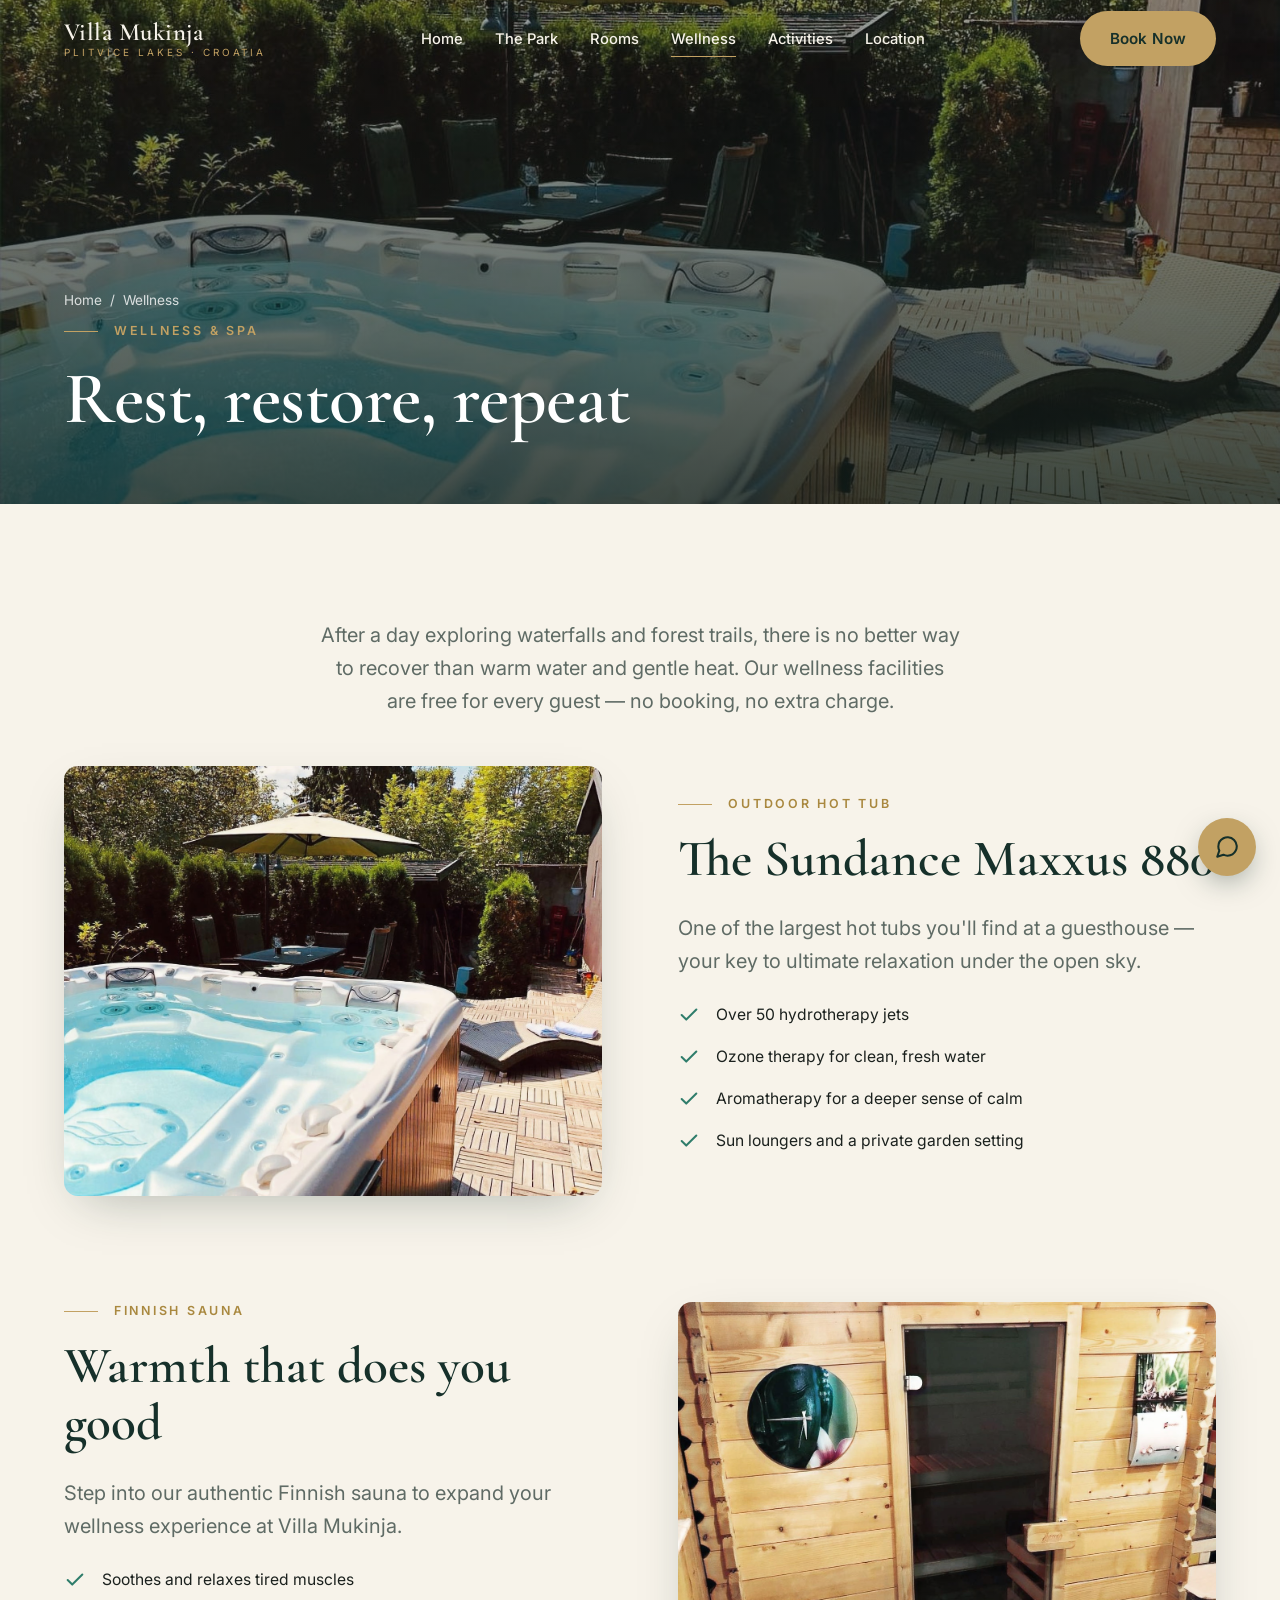
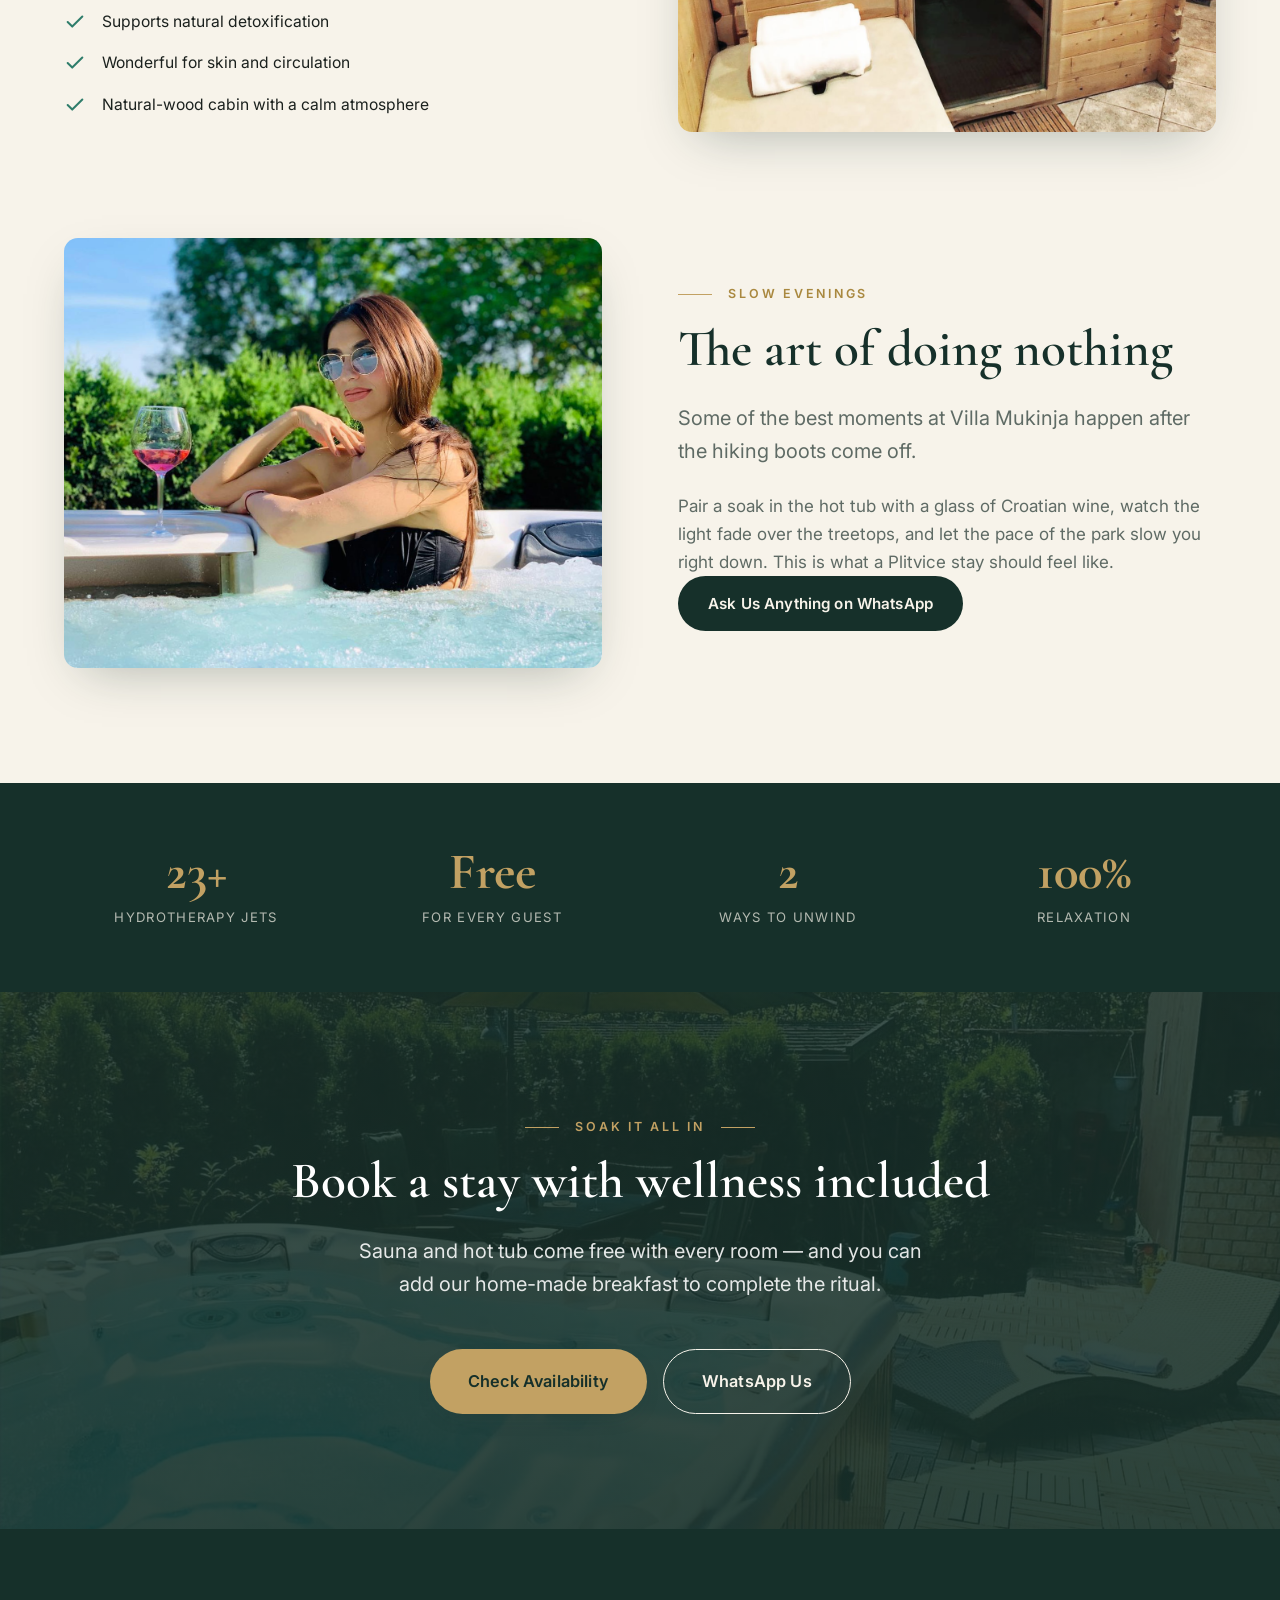
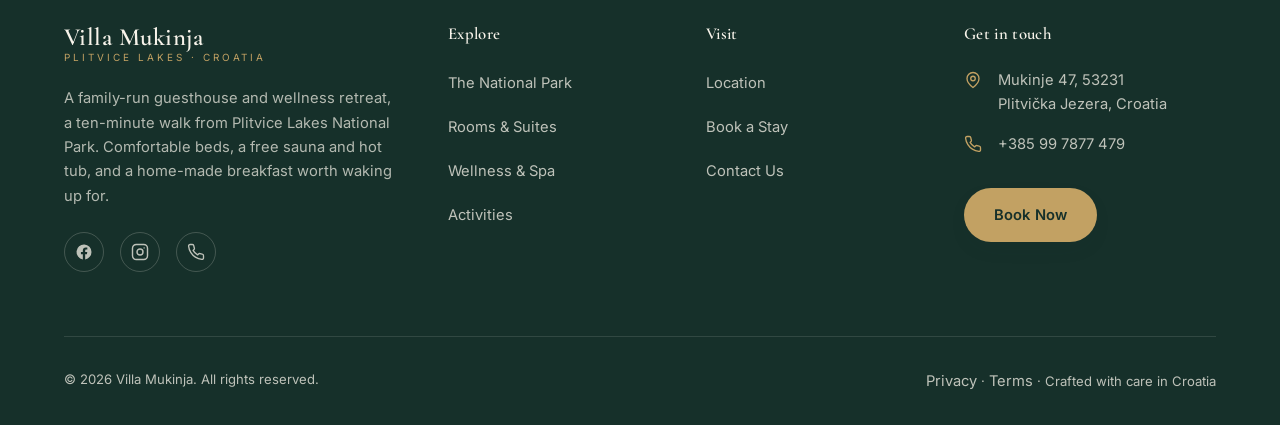
<file: wellness.html>
<!DOCTYPE html>
<html lang="en">
<head>
<meta charset="UTF-8">
<meta name="viewport" content="width=device-width, initial-scale=1">
<title>Wellness &amp; Spa — Sauna &amp; Hot Tub | Villa Mukinja, Plitvice Lakes</title>
<meta name="description" content="Relax in the Finnish sauna and Sundance Maxxus 880 outdoor hot tub at Villa Mukinja — 50+ jets, ozone and aromatherapy, free for every guest near Plitvice Lakes.">
<link rel="canonical" href="https://www.plitvice-lakes.com/wellness">
<meta property="og:title" content="Wellness & Spa | Villa Mukinja, Plitvice Lakes">
<meta property="og:description" content="Finnish sauna and outdoor hot tub with 50+ jets, free for every guest. The perfect reward after a day on the trails.">
<meta property="og:image" content="https://www.plitvice-lakes.com/assets/images/spa-2.jpg">
<link rel="preconnect" href="https://fonts.googleapis.com">
<link rel="preconnect" href="https://fonts.gstatic.com" crossorigin>
<link href="https://fonts.googleapis.com/css2?family=Cormorant+Garamond:wght@500;600;700&family=Inter:wght@400;500;600;700&display=swap" rel="stylesheet">
<link rel="preload" as="image" href="assets/images/spa-2.jpg" fetchpriority="high">
<link rel="stylesheet" href="assets/css/style.css?v=11">
</head>
<body>

<header class="header">
  <div class="container">
    <a class="brand" href="index.html" aria-label="Villa Mukinja home"><span class="name">Villa Mukinja</span><span class="sub">Plitvice Lakes · Croatia</span></a>
    <nav class="nav" aria-label="Primary">
      <a href="index.html">Home</a><a href="park.html">The Park</a><a href="rooms.html">Rooms</a>
      <a href="wellness.html" class="active">Wellness</a>
      <a href="activities.html">Activities</a><a href="contact.html">Location</a>
      <a class="btn btn-primary" href="booking.html" data-book>Book Now</a>
    </nav>
    <div class="header-cta">
      <a class="btn btn-primary" href="booking.html" data-book>Book Now</a>
      <button class="burger" aria-label="Open menu" aria-expanded="false"><span></span><span></span><span></span></button>
    </div>
  </div>
</header>

<section class="page-hero">
  <div class="bg"><img src="assets/images/spa-2.jpg" alt="Outdoor hot tub surrounded by greenery" width="1600" height="1067"></div>
  <div class="container">
    <div class="crumbs reveal"><a href="index.html">Home</a> <span>/</span> <span>Wellness</span></div>
    <span class="eyebrow reveal d1">Wellness &amp; Spa</span>
    <h1 class="reveal d2">Rest, restore, repeat</h1>
  </div>
</section>

<section class="section">
  <div class="container">
    <div class="section-head center reveal">
      <p class="lead">After a day exploring waterfalls and forest trails, there is no better way to recover than warm water and gentle heat. Our wellness facilities are free for every guest — no booking, no extra charge.</p>
    </div>

    <div class="split" style="margin-bottom:var(--s7)">
      <div class="split-media reveal"><img src="assets/images/spa-2.jpg" alt="Sundance Maxxus 880 outdoor hot tub with loungers" loading="lazy"></div>
      <div class="split-body reveal d1">
        <span class="eyebrow">Outdoor hot tub</span>
        <h2>The Sundance Maxxus 880</h2>
        <p class="lead">One of the largest hot tubs you'll find at a guesthouse — your key to ultimate relaxation under the open sky.</p>
        <ul class="feature-list">
          <li><svg viewBox="0 0 24 24" fill="none" stroke="currentColor" stroke-width="2.2" stroke-linecap="round" stroke-linejoin="round"><path d="M20 6 9 17l-5-5"/></svg> Over 50 hydrotherapy jets</li>
          <li><svg viewBox="0 0 24 24" fill="none" stroke="currentColor" stroke-width="2.2" stroke-linecap="round" stroke-linejoin="round"><path d="M20 6 9 17l-5-5"/></svg> Ozone therapy for clean, fresh water</li>
          <li><svg viewBox="0 0 24 24" fill="none" stroke="currentColor" stroke-width="2.2" stroke-linecap="round" stroke-linejoin="round"><path d="M20 6 9 17l-5-5"/></svg> Aromatherapy for a deeper sense of calm</li>
          <li><svg viewBox="0 0 24 24" fill="none" stroke="currentColor" stroke-width="2.2" stroke-linecap="round" stroke-linejoin="round"><path d="M20 6 9 17l-5-5"/></svg> Sun loungers and a private garden setting</li>
        </ul>
      </div>
    </div>

    <div class="split reverse" style="margin-bottom:var(--s7)">
      <div class="split-media reveal"><img src="assets/images/spa-3.jpg" alt="Finnish sauna interior in natural wood" loading="lazy"></div>
      <div class="split-body reveal d1">
        <span class="eyebrow">Finnish sauna</span>
        <h2>Warmth that does you good</h2>
        <p class="lead">Step into our authentic Finnish sauna to expand your wellness experience at Villa Mukinja.</p>
        <ul class="feature-list">
          <li><svg viewBox="0 0 24 24" fill="none" stroke="currentColor" stroke-width="2.2" stroke-linecap="round" stroke-linejoin="round"><path d="M20 6 9 17l-5-5"/></svg> Soothes and relaxes tired muscles</li>
          <li><svg viewBox="0 0 24 24" fill="none" stroke="currentColor" stroke-width="2.2" stroke-linecap="round" stroke-linejoin="round"><path d="M20 6 9 17l-5-5"/></svg> Supports natural detoxification</li>
          <li><svg viewBox="0 0 24 24" fill="none" stroke="currentColor" stroke-width="2.2" stroke-linecap="round" stroke-linejoin="round"><path d="M20 6 9 17l-5-5"/></svg> Wonderful for skin and circulation</li>
          <li><svg viewBox="0 0 24 24" fill="none" stroke="currentColor" stroke-width="2.2" stroke-linecap="round" stroke-linejoin="round"><path d="M20 6 9 17l-5-5"/></svg> Natural-wood cabin with a calm atmosphere</li>
        </ul>
      </div>
    </div>

    <div class="split">
      <div class="split-media reveal"><img src="assets/images/villa-2.jpg" alt="Guest relaxing with a glass of wine in the hot tub" loading="lazy"></div>
      <div class="split-body reveal d1">
        <span class="eyebrow">Slow evenings</span>
        <h2>The art of doing nothing</h2>
        <p class="lead">Some of the best moments at Villa Mukinja happen after the hiking boots come off.</p>
        <p>Pair a soak in the hot tub with a glass of Croatian wine, watch the light fade over the treetops, and let the pace of the park slow you right down. This is what a Plitvice stay should feel like.</p>
        <a class="btn btn-dark whatsapp-link" href="https://wa.me/385997877479" target="_blank" rel="noopener">Ask Us Anything on WhatsApp</a>
      </div>
    </div>
  </div>
</section>

<section class="section--tight section--pine">
  <div class="container">
    <div class="stats">
      <div class="stat reveal"><b data-count="50" data-suffix="+">0</b><span>Hydrotherapy jets</span></div>
      <div class="stat reveal d1"><b>Free</b><span>For every guest</span></div>
      <div class="stat reveal d2"><b>2</b><span>Ways to unwind</span></div>
      <div class="stat reveal d3"><b>100%</b><span>Relaxation</span></div>
    </div>
  </div>
</section>

<section class="section cta-band">
  <div class="bg"><img src="assets/images/spa-2.jpg" alt="" loading="lazy" aria-hidden="true"></div>
  <div class="container">
    <span class="eyebrow center reveal">Soak it all in</span>
    <h2 class="reveal d1">Book a stay with wellness included</h2>
    <p class="lead reveal d2">Sauna and hot tub come free with every room — and you can add our home-made breakfast to complete the ritual.</p>
    <div class="hero-actions reveal d3">
      <a class="btn btn-primary btn-lg cta-primary" href="booking.html" data-book>Check Availability</a>
      <a class="btn btn-outline btn-lg whatsapp-link" href="https://wa.me/385997877479" target="_blank" rel="noopener">WhatsApp Us</a>
    </div>
  </div>
</section>

<footer class="footer">
  <div class="container">
    <div class="footer-grid">
      <div>
        <a class="brand" href="index.html" style="margin-bottom:var(--s3)"><span class="name">Villa Mukinja</span><span class="sub">Plitvice Lakes · Croatia</span></a>
        <p>A family-run guesthouse and wellness retreat, a ten-minute walk from Plitvice Lakes National Park. Comfortable beds, a free sauna and hot tub, and a home-made breakfast worth waking up for.</p>
        <div class="socials">
          <a href="https://www.facebook.com/villa.mukinja/" target="_blank" rel="noopener" aria-label="Facebook"><svg viewBox="0 0 24 24" fill="currentColor"><path d="M22 12a10 10 0 1 0-11.56 9.88v-6.99H7.9V12h2.54V9.8c0-2.5 1.49-3.89 3.78-3.89 1.09 0 2.24.2 2.24.2v2.46h-1.26c-1.24 0-1.63.77-1.63 1.56V12h2.78l-.45 2.89h-2.33v6.99A10 10 0 0 0 22 12Z"/></svg></a>
          <a href="https://www.instagram.com/villamukinja" target="_blank" rel="noopener" aria-label="Instagram"><svg viewBox="0 0 24 24" fill="none" stroke="currentColor" stroke-width="1.9" stroke-linecap="round" stroke-linejoin="round"><rect x="2" y="2" width="20" height="20" rx="5"/><circle cx="12" cy="12" r="4"/><path d="M17.5 6.5h.01"/></svg></a>
          <a href="https://wa.me/385997877479" target="_blank" rel="noopener" aria-label="WhatsApp" class="whatsapp-link"><svg viewBox="0 0 24 24" fill="none" stroke="currentColor" stroke-width="1.8" stroke-linecap="round" stroke-linejoin="round"><path d="M22 16.92v3a2 2 0 0 1-2.18 2 19.79 19.79 0 0 1-8.63-3.07 19.5 19.5 0 0 1-6-6 19.79 19.79 0 0 1-3.07-8.67A2 2 0 0 1 4.11 2h3a2 2 0 0 1 2 1.72c.13.96.36 1.9.7 2.81a2 2 0 0 1-.45 2.11L8.09 9.91a16 16 0 0 0 6 6l1.27-1.27a2 2 0 0 1 2.11-.45c.91.34 1.85.57 2.81.7A2 2 0 0 1 22 16.92Z"/></svg></a>
        </div>
      </div>
      <div>
        <h4>Explore</h4>
        <ul>
          <li><a href="park.html">The National Park</a></li>
          <li><a href="rooms.html">Rooms &amp; Suites</a></li>
          <li><a href="wellness.html">Wellness &amp; Spa</a></li>

          <li><a href="activities.html">Activities</a></li>
        </ul>
      </div>
      <div>
        <h4>Visit</h4>
        <ul>
          <li><a href="contact.html">Location</a></li>
          <li><a href="booking.html" data-book>Book a Stay</a></li>
          <li><a href="contact.html">Contact Us</a></li>
        </ul>
      </div>
      <div>
        <h4>Get in touch</h4>
        <div class="contact-row"><svg viewBox="0 0 24 24" fill="none" stroke="currentColor" stroke-width="1.8" stroke-linecap="round" stroke-linejoin="round"><path d="M20 10c0 6-8 12-8 12s-8-6-8-12a8 8 0 0 1 16 0Z"/><circle cx="12" cy="10" r="3"/></svg><span>Mukinje 47, 53231<br>Plitvička Jezera, Croatia</span></div>
        <div class="contact-row"><svg viewBox="0 0 24 24" fill="none" stroke="currentColor" stroke-width="1.8" stroke-linecap="round" stroke-linejoin="round"><path d="M22 16.92v3a2 2 0 0 1-2.18 2 19.79 19.79 0 0 1-8.63-3.07 19.5 19.5 0 0 1-6-6 19.79 19.79 0 0 1-3.07-8.67A2 2 0 0 1 4.11 2h3a2 2 0 0 1 2 1.72c.13.96.36 1.9.7 2.81a2 2 0 0 1-.45 2.11L8.09 9.91a16 16 0 0 0 6 6l1.27-1.27a2 2 0 0 1 2.11-.45c.91.34 1.85.57 2.81.7A2 2 0 0 1 22 16.92Z"/></svg><a href="tel:+385997877479">+385 99 7877 479</a></div>
        <a class="btn btn-primary cta-primary" href="booking.html" data-book style="margin-top:var(--s2)">Book Now</a>
      </div>
    </div>
    <div class="footer-bottom">
      <span>© <span id="year">2026</span> Villa Mukinja. All rights reserved.</span>
      <span><a href="privacy.html">Privacy</a> · <a href="terms.html">Terms</a> · Crafted with care in Croatia</span>
    </div>
  </div>
</footer>

<div class="chat-fab" id="chat-fab">
  <div class="chat-fab-options">
    <a class="fab-opt fab-wa whatsapp-link" href="https://wa.me/385997877479" target="_blank" rel="noopener"><svg viewBox="0 0 24 24" fill="none" stroke="currentColor" stroke-width="1.8" stroke-linecap="round" stroke-linejoin="round"><path d="M21 11.5a8.38 8.38 0 0 1-.9 3.8 8.5 8.5 0 0 1-7.6 4.7 8.38 8.38 0 0 1-3.8-.9L3 21l1.9-5.7a8.38 8.38 0 0 1-.9-3.8 8.5 8.5 0 0 1 4.7-7.6 8.38 8.38 0 0 1 3.8-.9h.5a8.48 8.48 0 0 1 8 8v.5z"/></svg><span>WhatsApp</span></a>
    <a class="fab-opt fab-call" href="tel:+385997877479"><svg viewBox="0 0 24 24" fill="none" stroke="currentColor" stroke-width="1.8" stroke-linecap="round" stroke-linejoin="round"><path d="M22 16.92v3a2 2 0 0 1-2.18 2 19.79 19.79 0 0 1-8.63-3.07 19.5 19.5 0 0 1-6-6 19.79 19.79 0 0 1-3.07-8.67A2 2 0 0 1 4.11 2h3a2 2 0 0 1 2 1.72c.13.96.36 1.9.7 2.81a2 2 0 0 1-.45 2.11L8.09 9.91a16 16 0 0 0 6 6l1.27-1.27a2 2 0 0 1 2.11-.45c.91.34 1.85.57 2.81.7A2 2 0 0 1 22 16.92Z"/></svg><span>Call us</span></a>
  </div>
  <button class="chat-fab-btn" aria-label="Contact us" aria-expanded="false" type="button">
    <svg class="ic-chat" viewBox="0 0 24 24" fill="none" stroke="currentColor" stroke-width="1.9" stroke-linecap="round" stroke-linejoin="round"><path d="M21 11.5a8.38 8.38 0 0 1-.9 3.8 8.5 8.5 0 0 1-7.6 4.7 8.38 8.38 0 0 1-3.8-.9L3 21l1.9-5.7a8.38 8.38 0 0 1-.9-3.8 8.5 8.5 0 0 1 4.7-7.6 8.38 8.38 0 0 1 3.8-.9h.5a8.48 8.48 0 0 1 8 8v.5z"/></svg>
    <svg class="ic-close" viewBox="0 0 24 24" fill="none" stroke="currentColor" stroke-width="2.2" stroke-linecap="round"><path d="M18 6 6 18M6 6l12 12"/></svg>
  </button>
</div>

<script src="assets/js/main.js?v=11"></script>
</body>
</html>
</file>
<file: assets/css/style.css>
/* ===================================================================
   Villa Mukinja — Design System
   Theme: "Forest & Lake" — nature-luxury for Plitvice Lakes
   Built per Rapid Launch playbook: design tokens, 8px scale,
   reusable components, tracking-ready, performance-first.
   =================================================================== */

/* ---------- Design Tokens ---------- */
:root {
  /* Palette */
  --pine:        #16302a;   /* deep forest green (primary dark) */
  --pine-2:      #1f4239;   /* secondary surface */
  --lake:        #2f7d6b;   /* lake teal-green */
  --lake-light:  #4ca58e;
  --brass:       #c2a163;   /* warm gold accent */
  --brass-deep:  #a9883f;
  --cream:       #f7f3ea;   /* page background */
  --cream-2:     #efe8d9;   /* alt section bg */
  --paper:       #fffdf8;   /* cards */
  --ink:         #1b211e;   /* body text */
  --muted:       #5f6b65;   /* secondary text */
  --line:        #e2dccd;   /* hairline borders */
  --white:       #ffffff;

  /* Typography */
  --font-display: "Cormorant Garamond", Georgia, "Times New Roman", serif;
  --font-body:    "Inter", -apple-system, BlinkMacSystemFont, "Segoe UI", Roboto, Helvetica, Arial, sans-serif;

  /* Spacing scale (8px) */
  --s1: 8px;  --s2: 16px; --s3: 24px; --s4: 32px;
  --s5: 48px; --s6: 64px; --s7: 96px; --s8: 128px;

  /* Misc */
  --radius:   14px;
  --radius-s: 8px;
  --shadow:   0 18px 50px -20px rgba(22, 48, 42, .35);
  --shadow-s: 0 8px 24px -12px rgba(22, 48, 42, .28);
  --maxw: 1200px;
  --ease: cubic-bezier(.22, .61, .36, 1);
  --header-h: 78px;
}

/* ---------- Reset ---------- */
*, *::before, *::after { box-sizing: border-box; margin: 0; padding: 0; }
html { scroll-behavior: smooth; -webkit-text-size-adjust: 100%; }
@media (prefers-reduced-motion: reduce) {
  html { scroll-behavior: auto; }
  *, *::before, *::after { animation-duration: .001ms !important; transition-duration: .001ms !important; }
}
body {
  font-family: var(--font-body);
  color: var(--ink);
  background: var(--cream);
  line-height: 1.65;
  font-size: 17px;
  overflow-x: hidden;
  -webkit-font-smoothing: antialiased;
}
img { max-width: 100%; height: auto; display: block; }
a { color: inherit; text-decoration: none; }
ul { list-style: none; }
button { font-family: inherit; cursor: pointer; border: none; background: none; }

/* ---------- Typography ---------- */
h1, h2, h3, h4 { font-family: var(--font-display); font-weight: 600; line-height: 1.12; color: var(--pine); }
h1 { font-size: clamp(2.6rem, 6vw, 4.6rem); letter-spacing: -.5px; }
h2 { font-size: clamp(2rem, 4.2vw, 3.2rem); }
h3 { font-size: clamp(1.4rem, 2.4vw, 1.9rem); }
p  { color: var(--muted); }
.lead { font-size: clamp(1.05rem, 1.6vw, 1.25rem); color: var(--muted); }

.eyebrow {
  font-family: var(--font-body);
  font-size: .78rem; font-weight: 600;
  letter-spacing: .22em; text-transform: uppercase;
  color: var(--brass-deep);
  display: inline-flex; align-items: center; gap: var(--s2);
}
.eyebrow::before { content: ""; width: 34px; height: 1px; background: var(--brass); display: inline-block; }
.eyebrow.center::after { content: ""; width: 34px; height: 1px; background: var(--brass); display: inline-block; }

/* ---------- Layout ---------- */
.container { width: 100%; max-width: var(--maxw); margin-inline: auto; padding-inline: var(--s3); }
.section { padding-block: clamp(var(--s6), 9vw, var(--s8)); }
.section--tight { padding-block: var(--s6); }
.section--cream2 { background: var(--cream-2); }
.section--pine { background: var(--pine); color: var(--cream); }
.section--pine h2, .section--pine h3 { color: var(--cream); }
.section-head { max-width: 640px; margin-bottom: var(--s5); }
.section-head.center { margin-inline: auto; text-align: center; }
.section-head h2 { margin: var(--s2) 0 var(--s2); }

/* ---------- Buttons ---------- */
.btn {
  display: inline-flex; align-items: center; justify-content: center; gap: var(--s1);
  padding: 15px 30px; border-radius: 999px;
  font-weight: 600; font-size: .95rem; letter-spacing: .01em;
  transition: transform .35s var(--ease), box-shadow .35s var(--ease), background .3s, color .3s;
  will-change: transform;
}
.btn:active { transform: translateY(1px); }
.btn-primary { background: var(--brass); color: var(--pine); box-shadow: var(--shadow-s); }
.btn-primary:hover { background: var(--brass-deep); color: var(--white); transform: translateY(-3px); box-shadow: var(--shadow); }
.btn-outline { border: 1.5px solid currentColor; color: var(--cream); }
.btn-outline:hover { background: var(--cream); color: var(--pine); transform: translateY(-3px); }
.btn-dark { background: var(--pine); color: var(--cream); }
.btn-dark:hover { background: var(--pine-2); transform: translateY(-3px); box-shadow: var(--shadow); }
.btn-block { width: 100%; }
.btn-lg { padding: 18px 38px; font-size: 1.02rem; }

/* ---------- Header ---------- */
.header {
  position: fixed; inset: 0 0 auto 0; z-index: 100;
  height: var(--header-h);
  display: flex; align-items: center;
  transition: background .4s var(--ease), box-shadow .4s var(--ease), height .4s var(--ease);
}
.header .container { display: flex; align-items: center; justify-content: space-between; gap: var(--s3); }
/* NOTE: no backdrop-filter here — it creates a containing block that breaks
   the fixed-position mobile menu when the page is scrolled */
.header.scrolled { background: rgba(247, 243, 234, .97); box-shadow: 0 1px 0 var(--line); height: 66px; }

.brand { display: flex; flex-direction: column; line-height: 1; z-index: 110; }
.brand .name { font-family: var(--font-display); font-size: 1.55rem; font-weight: 600; color: var(--cream); letter-spacing: .02em; transition: color .4s; }
.brand .sub  { font-size: .62rem; letter-spacing: .3em; text-transform: uppercase; color: var(--brass); margin-top: 3px; }
.header.scrolled .brand .name { color: var(--pine); }

.nav { display: flex; align-items: center; gap: var(--s4); }
.nav a {
  font-size: .92rem; font-weight: 500; color: var(--cream);
  position: relative; transition: color .3s; padding: 4px 0;
}
.header.scrolled .nav a { color: var(--ink); }
.nav a::after {
  content: ""; position: absolute; left: 0; bottom: -2px; height: 1.5px; width: 0;
  background: var(--brass); transition: width .35s var(--ease);
}
.nav a:hover::after, .nav a.active::after { width: 100%; }
.nav a:hover { color: var(--brass); }
.header.scrolled .nav a:hover { color: var(--brass-deep); }

.header-cta { display: flex; align-items: center; gap: var(--s2); }

/* Burger */
.burger { display: none; flex-direction: column; gap: 5px; width: 30px; height: 24px; justify-content: center; z-index: 110; }
.burger span { height: 2px; width: 100%; background: var(--cream); border-radius: 2px; transition: transform .35s var(--ease), opacity .25s; }
.header.scrolled .burger span { background: var(--pine); }
.menu-open .burger span { background: var(--pine); }
.menu-open .brand .name { color: var(--pine); }
.menu-open .burger span:nth-child(1) { transform: translateY(7px) rotate(45deg); }
.menu-open .burger span:nth-child(2) { opacity: 0; }
.menu-open .burger span:nth-child(3) { transform: translateY(-7px) rotate(-45deg); }

/* ---------- Hero ---------- */
.hero { position: relative; min-height: 100svh; display: flex; align-items: center; color: var(--cream); overflow: hidden; }
.hero-bg { position: absolute; inset: 0; z-index: -2; }
.hero-bg img {
  position: absolute; inset: 0; width: 100%; height: 100%; object-fit: cover;
  opacity: 0; transition: opacity 1.6s var(--ease);
}
.hero-bg img.active { opacity: 1; animation: heroZoom 8s var(--ease) forwards; }
@keyframes heroZoom { from { transform: scale(1.02); } to { transform: scale(1.12); } }
.hero::after {
  content: ""; position: absolute; inset: 0; z-index: -1;
  background: linear-gradient(180deg, rgba(15,30,26,.55) 0%, rgba(15,30,26,.35) 40%, rgba(15,30,26,.78) 100%);
}
.hero-inner { padding-top: var(--header-h); max-width: 820px; }
.hero h1 { color: var(--white); margin: var(--s3) 0 var(--s3); text-shadow: 0 2px 30px rgba(0,0,0,.3); }
.hero .lead { color: rgba(255,255,255,.9); max-width: 560px; font-size: 1.2rem; }
.hero-actions { display: flex; flex-wrap: wrap; gap: var(--s2); margin-top: var(--s5); }
.hero .eyebrow { color: var(--brass); }
.hero .eyebrow::before { background: var(--brass); }

.scroll-cue {
  position: absolute; bottom: var(--s4); left: 50%; transform: translateX(-50%);
  display: flex; flex-direction: column; align-items: center; gap: var(--s1);
  font-size: .68rem; letter-spacing: .25em; text-transform: uppercase; color: rgba(255,255,255,.75);
}
.scroll-cue .line { width: 1px; height: 46px; background: rgba(255,255,255,.5); position: relative; overflow: hidden; }
.scroll-cue .line::after { content: ""; position: absolute; top: -50%; left: 0; width: 100%; height: 50%; background: var(--brass); animation: cue 2s var(--ease) infinite; }
@keyframes cue { 0% { top: -50%; } 100% { top: 100%; } }

/* ---------- Quick booking bar ---------- */
.bookbar { background: var(--pine); color: var(--cream); position: relative; z-index: 5; }
.bookbar .inner {
  display: grid; grid-template-columns: repeat(4, 1fr) auto; gap: var(--s3); align-items: end;
  padding: var(--s4) var(--s3);
}
.bookbar .field { display: flex; flex-direction: column; gap: 6px; }
.bookbar label { font-size: .72rem; letter-spacing: .14em; text-transform: uppercase; color: var(--brass); }
.bookbar input, .bookbar select {
  background: rgba(255,255,255,.07); border: 1px solid rgba(255,255,255,.18);
  color: var(--cream); padding: 12px 14px; border-radius: var(--radius-s); font-size: .95rem; font-family: inherit;
  transition: border-color .3s, background .3s;
}
.bookbar input::-webkit-calendar-picker-indicator { filter: invert(.8); }
.bookbar input:focus, .bookbar select:focus { outline: none; border-color: var(--brass); background: rgba(255,255,255,.12); }

/* ---------- Cards / grids ---------- */
.grid { display: grid; gap: var(--s4); }
.grid-2 { grid-template-columns: repeat(2, 1fr); }
.grid-3 { grid-template-columns: repeat(3, 1fr); }
.grid-4 { grid-template-columns: repeat(4, 1fr); }

.card {
  background: var(--paper); border-radius: var(--radius); overflow: hidden;
  box-shadow: var(--shadow-s); transition: transform .5s var(--ease), box-shadow .5s var(--ease);
  display: flex; flex-direction: column;
}
.card:hover { transform: translateY(-8px); box-shadow: var(--shadow); }
.card-media { position: relative; aspect-ratio: 4/3; overflow: hidden; }
.card-media img { width: 100%; height: 100%; object-fit: cover; transition: transform .8s var(--ease); }
.card:hover .card-media img { transform: scale(1.07); }
.card-tag { position: absolute; top: var(--s2); left: var(--s2); background: var(--brass); color: var(--pine); font-size: .72rem; font-weight: 700; letter-spacing: .05em; padding: 6px 12px; border-radius: 999px; text-transform: uppercase; }
.card-body { padding: var(--s3); display: flex; flex-direction: column; gap: var(--s2); flex: 1; }
.card-body h3 { color: var(--pine); }
.card-body p { font-size: .95rem; }
.card-meta { display: flex; flex-wrap: wrap; gap: var(--s2); margin-top: auto; padding-top: var(--s2); }
.chip { font-size: .8rem; color: var(--lake); background: rgba(47,125,107,.1); padding: 5px 12px; border-radius: 999px; font-weight: 500; }
.card-foot { display: flex; align-items: center; justify-content: space-between; gap: var(--s2); padding-top: var(--s2); border-top: 1px solid var(--line); margin-top: var(--s1); }
.price { font-family: var(--font-display); font-size: 1.5rem; color: var(--pine); font-weight: 600; }
.price small { font-family: var(--font-body); font-size: .72rem; color: var(--muted); letter-spacing: .05em; }

/* ---------- Split feature ---------- */
.split { display: grid; grid-template-columns: 1fr 1fr; gap: clamp(var(--s4), 6vw, var(--s7)); align-items: center; }
.split.reverse .split-media { order: 2; }
.split-media { position: relative; }
.split-media img { border-radius: var(--radius); box-shadow: var(--shadow); aspect-ratio: 5/4; object-fit: cover; width: 100%; }
.split-media .badge {
  position: absolute; bottom: -22px; right: -18px; background: var(--brass); color: var(--pine);
  width: 130px; height: 130px; border-radius: 50%; display: grid; place-content: center; text-align: center;
  font-family: var(--font-display); box-shadow: var(--shadow); line-height: 1.1;
}
.split-media .badge b { font-size: 2rem; display: block; }
.split-media .badge span { font-size: .7rem; letter-spacing: .1em; text-transform: uppercase; font-family: var(--font-body); }
.split-body h2 { margin: var(--s2) 0 var(--s3); }
.split-body .lead { margin-bottom: var(--s3); }
.feature-list { display: flex; flex-direction: column; gap: var(--s2); margin: var(--s3) 0; }
.feature-list li { display: flex; gap: var(--s2); align-items: flex-start; color: var(--ink); font-size: .98rem; }
.feature-list svg { flex: none; width: 22px; height: 22px; color: var(--lake); margin-top: 2px; }

/* ---------- Amenity / icon grid ---------- */
.amenity { display: flex; flex-direction: column; gap: var(--s2); padding: var(--s4); background: var(--paper); border-radius: var(--radius); border: 1px solid var(--line); transition: transform .4s var(--ease), border-color .4s; }
.amenity:hover { transform: translateY(-6px); border-color: var(--brass); }
.amenity .ic { width: 52px; height: 52px; border-radius: 50%; display: grid; place-content: center; background: rgba(47,125,107,.12); color: var(--lake); }
.amenity .ic svg { width: 26px; height: 26px; }
.amenity h3 { font-size: 1.25rem; }
.amenity p { font-size: .92rem; }

/* ---------- Stats ---------- */
.stats { display: grid; grid-template-columns: repeat(4, 1fr); gap: var(--s4); text-align: center; }
.stat b { font-family: var(--font-display); font-size: clamp(2.2rem, 4vw, 3.2rem); color: var(--brass); display: block; line-height: 1; }
.stat span { font-size: .82rem; letter-spacing: .1em; text-transform: uppercase; color: rgba(247,243,234,.7); margin-top: var(--s1); display: block; }

/* ---------- Testimonials ---------- */
.quote-grid { display: grid; grid-template-columns: repeat(3, 1fr); gap: var(--s4); }
.quote { background: var(--paper); border-radius: var(--radius); padding: var(--s4); box-shadow: var(--shadow-s); display: flex; flex-direction: column; gap: var(--s3); }
.quote .stars { color: var(--brass); letter-spacing: 3px; font-size: 1.1rem; }
.quote p { font-family: var(--font-display); font-size: 1.3rem; line-height: 1.45; color: var(--pine); font-style: italic; }
.quote .who { display: flex; align-items: center; gap: var(--s2); margin-top: auto; }
.quote .who .av { width: 44px; height: 44px; border-radius: 50%; background: var(--lake); color: var(--cream); display: grid; place-content: center; font-weight: 600; font-family: var(--font-display); font-size: 1.2rem; }
.quote .who b { color: var(--ink); font-size: .95rem; }
.quote .who span { font-size: .82rem; color: var(--muted); display: block; }

/* ---------- Gallery ---------- */
.gallery { display: grid; grid-template-columns: repeat(4, 1fr); grid-auto-rows: 220px; gap: var(--s2); }
.gallery a { overflow: hidden; border-radius: var(--radius-s); position: relative; }
.gallery img { width: 100%; height: 100%; object-fit: cover; transition: transform .8s var(--ease); }
.gallery a:hover img { transform: scale(1.08); }
.gallery .tall { grid-row: span 2; }
.gallery .wide { grid-column: span 2; }

/* ---------- CTA band ---------- */
.cta-band { position: relative; color: var(--cream); text-align: center; overflow: hidden; }
.cta-band .bg { position: absolute; inset: 0; z-index: -2; }
.cta-band .bg img { width: 100%; height: 100%; object-fit: cover; }
.cta-band::after { content: ""; position: absolute; inset: 0; z-index: -1; background: linear-gradient(rgba(22,48,42,.82), rgba(22,48,42,.9)); }
.cta-band h2 { color: var(--white); margin: var(--s2) 0 var(--s3); }
.cta-band .lead { color: rgba(255,255,255,.88); max-width: 600px; margin: 0 auto var(--s5); }
.cta-band .hero-actions { justify-content: center; }
.cta-band .eyebrow { color: var(--brass); }
.cta-band .eyebrow::before, .cta-band .eyebrow.center::after { background: var(--brass); }

/* ---------- Footer ---------- */
.footer { background: var(--pine); color: rgba(247,243,234,.75); padding-block: var(--s7) var(--s4); }
.footer-grid { display: grid; grid-template-columns: 1.6fr 1fr 1fr 1.2fr; gap: var(--s5); }
.footer h4 { color: var(--cream); font-size: 1.05rem; margin-bottom: var(--s3); letter-spacing: .02em; }
.footer .brand .name { color: var(--cream); }
.footer p { font-size: .92rem; color: rgba(247,243,234,.7); }
.footer ul { display: flex; flex-direction: column; gap: var(--s2); }
.footer a { font-size: .92rem; transition: color .3s; }
.footer a:hover { color: var(--brass); }
.footer .contact-row { display: flex; gap: var(--s2); align-items: flex-start; margin-bottom: var(--s2); font-size: .92rem; }
.footer .contact-row svg { width: 18px; height: 18px; color: var(--brass); flex: none; margin-top: 3px; }
.socials { display: flex; gap: var(--s2); margin-top: var(--s3); }
.socials a { width: 40px; height: 40px; border-radius: 50%; border: 1px solid rgba(247,243,234,.2); display: grid; place-content: center; transition: background .3s, border-color .3s, transform .3s; }
.socials a:hover { background: var(--brass); border-color: var(--brass); color: var(--pine); transform: translateY(-3px); }
.socials svg { width: 18px; height: 18px; }
.footer-bottom { margin-top: var(--s6); padding-top: var(--s4); border-top: 1px solid rgba(247,243,234,.12); display: flex; justify-content: space-between; flex-wrap: wrap; gap: var(--s2); font-size: .82rem; }
.footer-bottom a:hover { color: var(--brass); }

/* ---------- Floating chat button (call / WhatsApp) ---------- */
.chat-fab { position: fixed; right: var(--s3); bottom: var(--s3); z-index: 95; display: flex; flex-direction: column; align-items: flex-end; gap: var(--s2); }
.chat-fab-btn {
  width: 58px; height: 58px; border-radius: 50%; background: var(--brass); color: var(--pine);
  display: grid; place-content: center; box-shadow: 0 10px 30px -8px rgba(22,48,42,.5);
  transition: transform .35s var(--ease), background .3s;
}
.chat-fab-btn:hover { transform: scale(1.06); background: var(--brass-deep); color: var(--white); }
.chat-fab-btn svg { width: 26px; height: 26px; grid-area: 1 / 1; transition: opacity .25s, transform .35s var(--ease); }
.chat-fab-btn .ic-close { opacity: 0; transform: rotate(-90deg); }
.chat-fab.open .chat-fab-btn .ic-chat { opacity: 0; transform: rotate(90deg); }
.chat-fab.open .chat-fab-btn .ic-close { opacity: 1; transform: rotate(0); }
.chat-fab-options { display: flex; flex-direction: column; gap: var(--s1); align-items: flex-end; }
.fab-opt {
  display: flex; align-items: center; gap: 10px; background: var(--paper); color: var(--pine);
  padding: 12px 18px; border-radius: 999px; font-weight: 600; font-size: .92rem;
  box-shadow: var(--shadow-s); border: 1px solid var(--line);
  opacity: 0; transform: translateY(12px) scale(.92); pointer-events: none;
  transition: opacity .3s var(--ease), transform .35s var(--ease), background .3s, color .3s;
}
.chat-fab.open .fab-opt { opacity: 1; transform: none; pointer-events: auto; }
.chat-fab.open .fab-opt:nth-child(1) { transition-delay: .06s; }
.fab-opt svg { width: 20px; height: 20px; color: var(--lake); }
.fab-opt:hover { background: var(--pine); color: var(--cream); }
.fab-opt:hover svg { color: var(--brass); }

/* ---------- Page hero (subpages) ---------- */
.page-hero { position: relative; min-height: 56vh; display: flex; align-items: flex-end; color: var(--cream); overflow: hidden; }
.page-hero .bg { position: absolute; inset: 0; z-index: -2; }
.page-hero .bg img { width: 100%; height: 100%; object-fit: cover; }
.page-hero::after { content: ""; position: absolute; inset: 0; z-index: -1; background: linear-gradient(rgba(15,30,26,.35), rgba(15,30,26,.8)); }
.page-hero .container { padding-bottom: var(--s6); padding-top: calc(var(--header-h) + var(--s5)); }
.page-hero h1 { color: var(--white); margin-top: var(--s2); }
.page-hero .crumbs { font-size: .85rem; color: rgba(255,255,255,.8); display: flex; gap: var(--s1); }
.page-hero .crumbs a:hover { color: var(--brass); }
.page-hero .eyebrow { color: var(--brass); }
.page-hero .eyebrow::before { background: var(--brass); }

/* ---------- Forms ---------- */
.form-card { background: var(--paper); border-radius: var(--radius); padding: clamp(var(--s4), 5vw, var(--s6)); box-shadow: var(--shadow); }
.form-row { display: grid; grid-template-columns: 1fr 1fr; gap: var(--s3); }
.field-group { display: flex; flex-direction: column; gap: 7px; margin-bottom: var(--s3); }
.field-group label { font-size: .85rem; font-weight: 600; color: var(--pine); }
.field-group input, .field-group select, .field-group textarea {
  padding: 13px 15px; border: 1.5px solid var(--line); border-radius: var(--radius-s);
  font-family: inherit; font-size: .98rem; color: var(--ink); background: var(--white); transition: border-color .3s, box-shadow .3s;
}
.field-group input:focus, .field-group select:focus, .field-group textarea:focus { outline: none; border-color: var(--lake); box-shadow: 0 0 0 3px rgba(47,125,107,.12); }
.field-group textarea { resize: vertical; min-height: 120px; }
.form-note { font-size: .82rem; color: var(--muted); margin-top: var(--s2); }
.form-success { display: none; padding: var(--s4); background: rgba(47,125,107,.1); border: 1px solid var(--lake); border-radius: var(--radius-s); color: var(--pine); text-align: center; }
.form-success.show { display: block; }

/* ---------- Info / contact list ---------- */
.info-list { display: flex; flex-direction: column; gap: var(--s3); }
.info-item { display: flex; gap: var(--s3); align-items: flex-start; }
.info-item .ic { width: 48px; height: 48px; flex: none; border-radius: 50%; background: rgba(47,125,107,.12); color: var(--lake); display: grid; place-content: center; }
.info-item .ic svg { width: 22px; height: 22px; }
.info-item b { color: var(--pine); display: block; font-size: 1.05rem; }
.info-item a, .info-item span { color: var(--muted); }
.info-item a:hover { color: var(--lake); }

/* ---------- Placeholder marker (per playbook: mark placeholders) ---------- */
.placeholder-note {
  background: rgba(194,161,99,.14); border: 1px dashed var(--brass-deep); color: var(--brass-deep);
  padding: var(--s2) var(--s3); border-radius: var(--radius-s); font-size: .85rem; margin-top: var(--s3);
  display: flex; gap: var(--s2); align-items: center;
}
.placeholder-note svg { width: 18px; height: 18px; flex: none; }

/* embed frame */
.embed-frame { background: var(--paper); border: 1px solid var(--line); border-radius: var(--radius); overflow: hidden; box-shadow: var(--shadow-s); min-height: 560px; display: grid; place-items: center; text-align: center; padding: var(--s5); }

/* map */
.map-frame { border-radius: var(--radius); overflow: hidden; box-shadow: var(--shadow-s); min-height: 420px; border: 1px solid var(--line); }
.map-frame iframe { width: 100%; height: 100%; min-height: 420px; border: 0; display: block; }

/* ---------- Reveal animation ---------- */
.reveal { opacity: 0; transform: translateY(32px); transition: opacity .9s var(--ease), transform .9s var(--ease); }
.reveal.in { opacity: 1; transform: none; }
.reveal.d1 { transition-delay: .08s; }
.reveal.d2 { transition-delay: .16s; }
.reveal.d3 { transition-delay: .24s; }
.reveal.d4 { transition-delay: .32s; }

/* ---------- Mobile menu panel ---------- */
.nav-panel { display: contents; }

/* ===================================================================
   Responsive
   =================================================================== */
@media (max-width: 980px) {
  .footer-grid { grid-template-columns: 1fr 1fr; gap: var(--s5); }
  .gallery { grid-template-columns: repeat(2, 1fr); }
  .bookbar .inner { grid-template-columns: 1fr 1fr; }
  .bookbar .field.full, .bookbar .submit { grid-column: 1 / -1; }
}

@media (max-width: 860px) {
  .burger { display: flex; }
  .header-cta .btn { display: none; }
  .nav {
    position: fixed; inset: 0; flex-direction: column; justify-content: center; gap: var(--s4);
    background: var(--cream); transform: translateX(100%); transition: transform .45s var(--ease); z-index: 105;
  }
  .menu-open .nav { transform: translateX(0); }
  .nav a { color: var(--ink); font-size: 1.4rem; font-family: var(--font-display); }
  .header.scrolled .nav a { color: var(--ink); }
  .nav .btn { display: inline-flex; margin-top: var(--s2); font-family: var(--font-body); font-size: .95rem; color: var(--pine); }

  .split { grid-template-columns: 1fr; gap: var(--s5); }
  .split.reverse .split-media { order: 0; }
  .split-media .badge { width: 100px; height: 100px; right: 12px; bottom: -16px; }

  .grid-3, .grid-4, .quote-grid { grid-template-columns: 1fr; }
  .grid-2 { grid-template-columns: 1fr; }
  .stats { grid-template-columns: repeat(2, 1fr); gap: var(--s5); }

}

@media (max-width: 560px) {
  .bookbar .inner { grid-template-columns: 1fr; }
  .form-row { grid-template-columns: 1fr; }
  .gallery { grid-template-columns: 1fr; grid-auto-rows: 240px; }
  .gallery .wide { grid-column: span 1; }
  .hero-actions .btn { flex: 1; }
  .container { padding-inline: var(--s2); }
}

/* Desktop: the nav's Book Now duplicates the header-cta one — show it only inside the mobile menu */
@media (min-width: 861px) {
  .nav > .btn { display: none; }
}

/* ===================================================================
   Mobile refinements (homepage hero, booking strip, rooms slider)
   =================================================================== */

/* Booking CTA strip (replaces the old calendar bar) */
.bookcta { text-align: center; padding-block: var(--s6); }
.bookcta .eyebrow.center { justify-content: center; color: var(--brass); }
.bookcta .eyebrow.center::before, .bookcta .eyebrow.center::after { background: var(--brass); }
.bookcta h2 { color: var(--cream); margin: var(--s2) 0 var(--s4); }

/* Hero: staggered entrance so the photo lands first, then the words */
.hero .reveal        { transition-duration: 1s; transition-delay: .2s; }
.hero .reveal.d1     { transition-delay: .45s; }
.hero .reveal.d2     { transition-delay: .7s; }
.hero .reveal.d3     { transition-delay: 1s; }

/* ---------- Rooms slider (homepage): photos with caption bubbles ---------- */
.room-slider { position: relative; }
.rs-track {
  display: grid; grid-auto-flow: column; grid-auto-columns: calc((100% - 2 * var(--s3)) / 3);
  gap: var(--s3); overflow-x: auto; scroll-snap-type: x proximity; scroll-behavior: smooth;
  -webkit-overflow-scrolling: touch; scrollbar-width: none; scroll-padding-inline: 0;
}
.rs-track::-webkit-scrollbar { display: none; }
.rs-slide { position: relative; scroll-snap-align: start; border-radius: var(--radius); overflow: hidden; box-shadow: var(--shadow-s); aspect-ratio: 3/4; }
.rs-slide img { width: 100%; height: 100%; object-fit: cover; transition: transform .8s var(--ease); }
.rs-slide:hover img { transform: scale(1.06); }
.rs-bubble {
  position: absolute; left: var(--s2); right: var(--s2); bottom: var(--s2);
  background: rgba(247,243,234,.94); border-radius: var(--radius-s);
  padding: var(--s2) var(--s3); box-shadow: 0 12px 32px -14px rgba(0,0,0,.45);
}
.rs-bubble h3 { font-size: 1.3rem; color: var(--pine); margin-bottom: 2px; }
.rs-bubble p { font-size: .86rem; color: var(--muted); line-height: 1.45; }
.rs-arrow {
  position: absolute; top: 50%; transform: translateY(-50%); z-index: 5;
  width: 44px; height: 44px; border-radius: 50%;
  background: rgba(247,243,234,.95); color: var(--pine); box-shadow: var(--shadow-s);
  display: none; place-content: center;
  transition: opacity .3s, transform .3s var(--ease), background .3s;
}
.rs-arrow svg { width: 22px; height: 22px; }
.rs-arrow:hover { background: var(--brass); }
.rs-prev { left: 6px; }
.rs-next { right: 6px; }
.rs-arrow.rs-hidden { opacity: 0; pointer-events: none; }

@media (max-width: 860px) {
  .rs-track { grid-auto-columns: 86%; margin-inline: calc(var(--s3) * -1); padding-inline: var(--s3); scroll-padding-inline: var(--s3); }
  .rs-arrow { display: grid; }
}

/* ---------- Button entrance: pop + gold shine when scrolled into view ---------- */
.btn { position: relative; overflow: hidden; }
.btn::before {
  content: ""; position: absolute; top: 0; left: -80%; width: 55%; height: 100%;
  background: linear-gradient(115deg, transparent, rgba(255,255,255,.55), transparent);
  transform: skewX(-22deg); pointer-events: none;
}
.section .btn, .cta-band .btn, .bookcta .btn { opacity: 0; transform: translateY(14px) scale(.94); transition: opacity .55s var(--ease), transform .55s var(--ease), background .3s, color .3s, box-shadow .35s var(--ease); }
.btn.btn-in { opacity: 1; transform: none; }
.btn.btn-in::before { animation: btnShine 1.1s var(--ease) .35s; }
@keyframes btnShine { to { left: 130%; } }
.header .btn, .chat-fab .btn { opacity: 1; transform: none; }

/* Smaller, tidier CTAs on phones + hero content anchored at the bottom */
@media (max-width: 560px) {
  .hero { align-items: flex-end; }
  .hero-inner { padding-top: 0; padding-bottom: var(--s7); }
  .hero h1 { font-size: clamp(2.1rem, 8.5vw, 2.7rem); margin: var(--s2) 0; }
  .hero .lead { font-size: 1.02rem; }
  .hero-actions { margin-top: var(--s4); gap: var(--s2); }
  .scroll-cue { display: none; }

  .btn-lg { padding: 14px 22px; font-size: .95rem; }
  .hero-actions .btn, .cta-band .hero-actions .btn { flex: 1 1 auto; }
}

/* ===================================================================
   Round 3 refinements
   =================================================================== */

/* 1) No horizontal wiggle on touch devices — page is strictly fixed */
html, body { overflow-x: clip; overscroll-behavior-x: none; max-width: 100vw; }

/* 4) Tighter sections */
.section.pb-tight { padding-bottom: var(--s4); }
.bookcta { padding-block: var(--s4); }
.bookcta h2 { font-size: clamp(1.5rem, 3.4vw, 2.2rem); margin: var(--s1) 0 var(--s3); }

/* 4) Clickable room slides */
.rs-slide { display: block; color: inherit; }
.rs-bubble { display: block; }
.rs-bubble h3 { pointer-events: none; }
.rs-more { display: inline-block; margin-top: 6px; font-size: .82rem; font-weight: 600; color: var(--brass-deep); letter-spacing: .04em; }
.rs-slide:active .rs-bubble, .rs-slide:hover .rs-bubble { background: var(--paper); }

/* 2) Mobile: eyebrow pinned to the top, right below the menu bar */
@media (max-width: 560px) {
  .hero .eyebrow {
    position: absolute;
    top: calc(var(--header-h) + 10px);
    left: var(--s2); right: var(--s2);
  }

  /* 3) Gallery: smaller tiles, two per row on phones */
  .gallery { grid-template-columns: repeat(2, 1fr); grid-auto-rows: 130px; gap: var(--s1); }
  .gallery .wide { grid-column: span 2; }
  .gallery .tall { grid-row: span 2; }
}

/* ---------- Booking page: custom search bar feeding the rentl.io engine ---------- */
.rbe-search {
  display: grid; grid-template-columns: repeat(4, 1fr) auto; gap: var(--s2); align-items: end;
  background: var(--pine); border-radius: var(--radius); padding: var(--s3);
  margin-bottom: var(--s4); box-shadow: var(--shadow-s);
}
.rbe-search .field { display: flex; flex-direction: column; gap: 6px; }
.rbe-search label { font-size: .72rem; letter-spacing: .14em; text-transform: uppercase; color: var(--brass); }
.rbe-search input, .rbe-search select {
  background: rgba(255,255,255,.07); border: 1px solid rgba(255,255,255,.18);
  color: var(--cream); padding: 12px 14px; border-radius: var(--radius-s); font-size: .95rem; font-family: inherit;
}
.rbe-search input::-webkit-calendar-picker-indicator { filter: invert(.8); }
.rbe-search input:focus, .rbe-search select:focus { outline: none; border-color: var(--brass); background: rgba(255,255,255,.12); }
.rbe-search .rbe-ages { grid-column: 1 / -1; }
.rbe-search .rbe-ages #s-ages { display: flex; gap: var(--s1); flex-wrap: wrap; }
.rbe-search .rbe-ages select { min-width: 92px; }
@media (max-width: 860px) {
  .rbe-search { grid-template-columns: 1fr 1fr; }
  .rbe-search .submit { grid-column: 1 / -1; }
}

/* Booking: panel that opens the rentl.io engine (iframe embedding is
   blocked by Rentlio via X-Frame-Options, so we hand off with a link) */
.rbe-note { grid-column: 1 / -1; font-size: .85rem; color: rgba(247,243,234,.75); margin: 2px 0 0; }
.rbe-panel { position: relative; border-radius: var(--radius); overflow: hidden; text-align: center; color: var(--cream); box-shadow: var(--shadow); }
.rbe-panel .bg { position: absolute; inset: 0; }
.rbe-panel .bg img { width: 100%; height: 100%; object-fit: cover; }
.rbe-panel .inner { position: relative; padding: clamp(var(--s5), 8vw, var(--s7)) var(--s3); background: linear-gradient(rgba(22,48,42,.85), rgba(22,48,42,.9)); }
.rbe-panel h3 { color: var(--white); font-size: clamp(1.6rem, 3.4vw, 2.3rem); margin: var(--s2) 0; }
.rbe-panel p { color: rgba(255,255,255,.85); max-width: 520px; margin: 0 auto var(--s4); }
.rbe-panel .eyebrow { color: var(--brass); justify-content: center; }
.rbe-panel .eyebrow::before, .rbe-panel .eyebrow.center::after { background: var(--brass); }

/* ===================================================================
   Park page: interactive map, programs, hours
   =================================================================== */
.park-legend { display: flex; flex-wrap: wrap; gap: var(--s2) var(--s4); justify-content: center; margin-bottom: var(--s3); font-size: .9rem; color: var(--ink); }
.park-legend .lg { display: inline-block; width: 14px; height: 14px; border-radius: 50%; margin-right: 7px; vertical-align: -2px; }
.lg-e { background: #1f6f5c; }
.lg-st { background: #e5b83d; }
.lg-p { background: #0e5d52; }
.lg-vm { background: var(--brass); box-shadow: 0 0 0 3px rgba(194,161,99,.3); }

.park-map-wrap { display: grid; grid-template-columns: 1.7fr 1fr; gap: var(--s4); align-items: start; }
.park-map { position: relative; border-radius: var(--radius); overflow: hidden; box-shadow: var(--shadow); }
.park-map svg { display: block; width: 100%; height: auto; }

.poi {
  position: absolute; transform: translate(-50%, -50%);
  min-width: 40px; height: 40px; padding: 0 8px; border-radius: 999px;
  display: grid; place-content: center;
  font-weight: 700; font-size: .82rem; letter-spacing: .02em; color: #fff;
  box-shadow: 0 6px 16px -6px rgba(0,0,0,.55), 0 0 0 2.5px rgba(255,255,255,.85);
  transition: transform .25s var(--ease), box-shadow .25s var(--ease);
  cursor: pointer;
}
.poi:hover { transform: translate(-50%, -50%) scale(1.12); }
.poi.active { transform: translate(-50%, -50%) scale(1.18); box-shadow: 0 8px 22px -6px rgba(0,0,0,.6), 0 0 0 3.5px var(--cream); }
.poi-e { background: #1f6f5c; }
.poi-st { background: #c79a1f; }
.poi-p { background: #0e5d52; }
.poi-slap { background: #4f79a8; font-size: .7rem; }
.poi-vm { background: var(--brass); color: var(--pine); width: 48px; height: 48px; }
.poi-vm svg { width: 26px; height: 26px; }
.poi-vm::after {
  content: ""; position: absolute; inset: -7px; border-radius: 50%;
  border: 2px solid var(--brass); animation: vmPulse 2s var(--ease) infinite;
}
@keyframes vmPulse { 0% { transform: scale(.85); opacity: .9; } 100% { transform: scale(1.35); opacity: 0; } }

.poi-card {
  background: var(--paper); border: 1px solid var(--line); border-radius: var(--radius);
  padding: var(--s4); box-shadow: var(--shadow-s); position: sticky; top: calc(var(--header-h) + var(--s2));
}
.poi-card h3 { color: var(--pine); margin-bottom: 4px; }
.poi-card .poi-tag { font-size: .78rem; letter-spacing: .14em; text-transform: uppercase; color: var(--brass-deep); margin-bottom: var(--s2); font-weight: 600; }
.poi-card p { font-size: .95rem; }
.poi-hours { margin-top: var(--s3); background: rgba(47,125,107,.08); border-radius: var(--radius-s); padding: var(--s2) var(--s3); }
.poi-hours b { color: var(--pine); font-size: .85rem; letter-spacing: .06em; text-transform: uppercase; }
.poi-hours ul { margin-top: 6px; display: flex; flex-direction: column; gap: 4px; }
.poi-hours li { font-size: .9rem; color: var(--ink); }
.poi-card .btn { margin-top: var(--s3); }
.park-note { text-align: center; font-size: .92rem; opacity: .85; max-width: 640px; margin: var(--s4) auto 0; }
.park-note a { color: var(--brass-deep); }

.prog-group { margin-top: var(--s5); }
.prog-head { margin-bottom: var(--s3); color: var(--pine); }
.prog-head span { font-family: var(--font-body); font-size: .85rem; color: var(--brass-deep); font-weight: 600; letter-spacing: .04em; }

.hours-table .hrow { display: flex; justify-content: space-between; gap: var(--s2); padding: 9px 0; border-bottom: 1px solid var(--line); font-size: .95rem; }
.hours-table .hrow span:last-child { font-variant-numeric: tabular-nums; color: var(--pine); font-weight: 600; white-space: nowrap; }
.hours-table .hhead { border-bottom: 2px solid var(--brass); color: var(--brass-deep); font-weight: 700; text-transform: uppercase; font-size: .8rem; letter-spacing: .08em; }
.hours-table .hhead span:last-child { color: var(--brass-deep); font-weight: 700; }

@media (max-width: 860px) {
  .park-map-wrap { grid-template-columns: 1fr; }
  .poi-card { position: static; }
  .poi { min-width: 34px; height: 34px; font-size: .72rem; }
  .poi-vm { width: 42px; height: 42px; }
  .poi-vm svg { width: 22px; height: 22px; }
}

/* park map: smaller markers on mid-size screens to avoid crowding */
@media (max-width: 1200px) {
  .poi { min-width: 33px; height: 33px; font-size: .7rem; }
  .poi-vm { width: 42px; height: 42px; }
  .poi-vm svg { width: 22px; height: 22px; }
}

/* park map: pannable on small screens so markers stay tappable */
.park-scroll { border-radius: var(--radius); }
.park-swipe-hint { display: none; }
@media (max-width: 700px) {
  .park-scroll { overflow-x: auto; -webkit-overflow-scrolling: touch; scrollbar-width: none; box-shadow: var(--shadow); }
  .park-scroll::-webkit-scrollbar { display: none; }
  .park-map { min-width: 720px; box-shadow: none; }
  .poi { min-width: 38px; height: 38px; font-size: .78rem; }
  .park-swipe-hint { display: block; grid-column: 1 / -1; text-align: center; font-size: .82rem; color: var(--brass-deep); font-weight: 600; letter-spacing: .04em; margin-bottom: var(--s1); }
}

/* ===== park map: real pocket-map artwork ===== */
.park-map img { display: block; width: 100%; height: auto; }
/* soften the cropped edges (bottom photos / right panel were trimmed) */
.park-map::after {
  content: ""; position: absolute; inset: 0; pointer-events: none;
  background:
    linear-gradient(180deg, transparent 94%, rgba(8,16,10,.92) 97.5%, #0a120c 100%),
    linear-gradient(90deg, transparent 98%, rgba(8,16,10,.6) 100%);
}
/* badge colours matched to the printed map */
.poi-st { background: #ffd41d; color: #1b211e; text-shadow: none; }
.poi-p { background: #e6007e; }
.poi-slap { background: #3d6fa3; }
/* patch over the printed old-St3 badge (station removed by the park) */
.poi-cover {
  position: absolute; transform: translate(-50%, -50%);
  width: 3.2%; aspect-ratio: 1; border-radius: 50%;
  background: #33582f; box-shadow: 0 0 10px 6px rgba(51,88,47,.95);
  pointer-events: none; opacity: .96;
}

/* ===================================================================
   Park map v2 — full-width desktop, on-map bubbles, mobile fullscreen
   =================================================================== */
/* neutralise the old two-column layout & pannable behaviour */
.park-map-wrap { display: block; }
.park-scroll { overflow: visible; }
.park-map { min-width: 0; }
.park-frame { position: relative; border-radius: var(--radius); }
.park-map { position: relative; border-radius: var(--radius); overflow: hidden; box-shadow: var(--shadow); }

/* smaller pins on desktop (map is now full width) */
.poi { min-width: 30px; height: 30px; padding: 0 6px; font-size: .66rem; }
.poi-vm { width: 38px; height: 38px; }
.poi-vm svg { width: 20px; height: 20px; }
.poi-slap { font-size: .6rem; }

/* info bubble rendered on the map itself */
.map-bubble {
  position: absolute; z-index: 20; width: clamp(230px, 34%, 330px);
  background: rgba(255,253,248,.97); border-radius: var(--radius-s);
  box-shadow: 0 18px 50px -12px rgba(0,0,0,.5); border: 1px solid var(--line);
  padding: var(--s2) var(--s3) var(--s3);
}
.map-bubble .mb-close { position: absolute; top: 6px; right: 8px; font-size: .9rem; color: var(--muted); padding: 4px; }
.map-bubble .mb-close:hover { color: var(--pine); }
.map-bubble .mb-tag { font-size: .66rem; letter-spacing: .12em; text-transform: uppercase; color: var(--brass-deep); font-weight: 700; margin: 0 0 2px; }
.map-bubble h3 { font-size: 1.25rem; color: var(--pine); margin: 0 0 4px; }
.map-bubble p { font-size: .84rem; line-height: 1.5; margin: 0 0 6px; }
.map-bubble ul { margin: 6px 0 0; padding: 8px 10px; background: rgba(47,125,107,.09); border-radius: 6px; }
.map-bubble li { font-size: .78rem; color: var(--ink); }
.map-bubble .btn { margin-top: 10px; padding: 10px 18px; font-size: .84rem; }
.map-bubble.corner { top: 10px; right: 10px; left: auto !important; }

/* ---------- Mobile: static preview + tap to open fullscreen ---------- */
@media (max-width: 860px) {
  .park-frame { cursor: zoom-in; }
  /* tiny, non-interactive dots on the inline preview */
  .park-map .poi {
    min-width: 13px; height: 13px; padding: 0; font-size: 0;
    pointer-events: none; box-shadow: 0 0 0 1.5px rgba(255,255,255,.9);
  }
  .park-map .poi-vm { width: 19px; height: 19px; }
  .park-map .poi-vm svg { width: 11px; height: 11px; }
  .park-map .poi-vm::after { inset: -4px; }
  .park-map .map-bubble { display: none; }

  /* fullscreen overlay */
  body.fs-map-open { overflow: hidden; }
  body.fs-map-open .park-frame {
    position: fixed; inset: 0; z-index: 300; background: rgba(8,14,10,.96);
    border-radius: 0; cursor: default;
  }
  body.fs-map-open .park-map {
    position: absolute; top: 50%; left: 50%;
    border-radius: 10px;
  }
  /* rotate to landscape when the phone is held upright */
  @media (orientation: portrait) {
    /* rotated 90°: element width = visual height (≤96vh), element height = visual width (≤96vw) */
    body.fs-map-open .park-map { width: min(96vh, 136vw); max-width: none; transform: translate(-50%, -50%) rotate(90deg); }
  }
  @media (orientation: landscape) {
    body.fs-map-open .park-map { width: min(96vw, 132vh); transform: translate(-50%, -50%); }
  }
  /* pins become tappable again in fullscreen */
  body.fs-map-open .park-map .poi {
    pointer-events: auto; min-width: 30px; height: 30px; padding: 0 6px; font-size: .62rem;
    box-shadow: 0 4px 12px -4px rgba(0,0,0,.5), 0 0 0 2px rgba(255,255,255,.85);
  }
  body.fs-map-open .park-map .poi-vm { width: 38px; height: 38px; }
  body.fs-map-open .park-map .poi-vm svg { width: 20px; height: 20px; }
  body.fs-map-open .park-map .map-bubble { display: block; width: clamp(200px, 38%, 290px); }
  body.fs-map-open .park-map .map-bubble p { font-size: .78rem; }
  body.fs-map-open .park-map .map-bubble h3 { font-size: 1.1rem; }
}

.fs-close {
  position: fixed; top: 14px; right: 14px; z-index: 320;
  width: 44px; height: 44px; border-radius: 50%;
  background: rgba(247,243,234,.95); color: var(--pine);
  font-size: 1.05rem; box-shadow: 0 8px 24px -8px rgba(0,0,0,.6);
}
</file>
